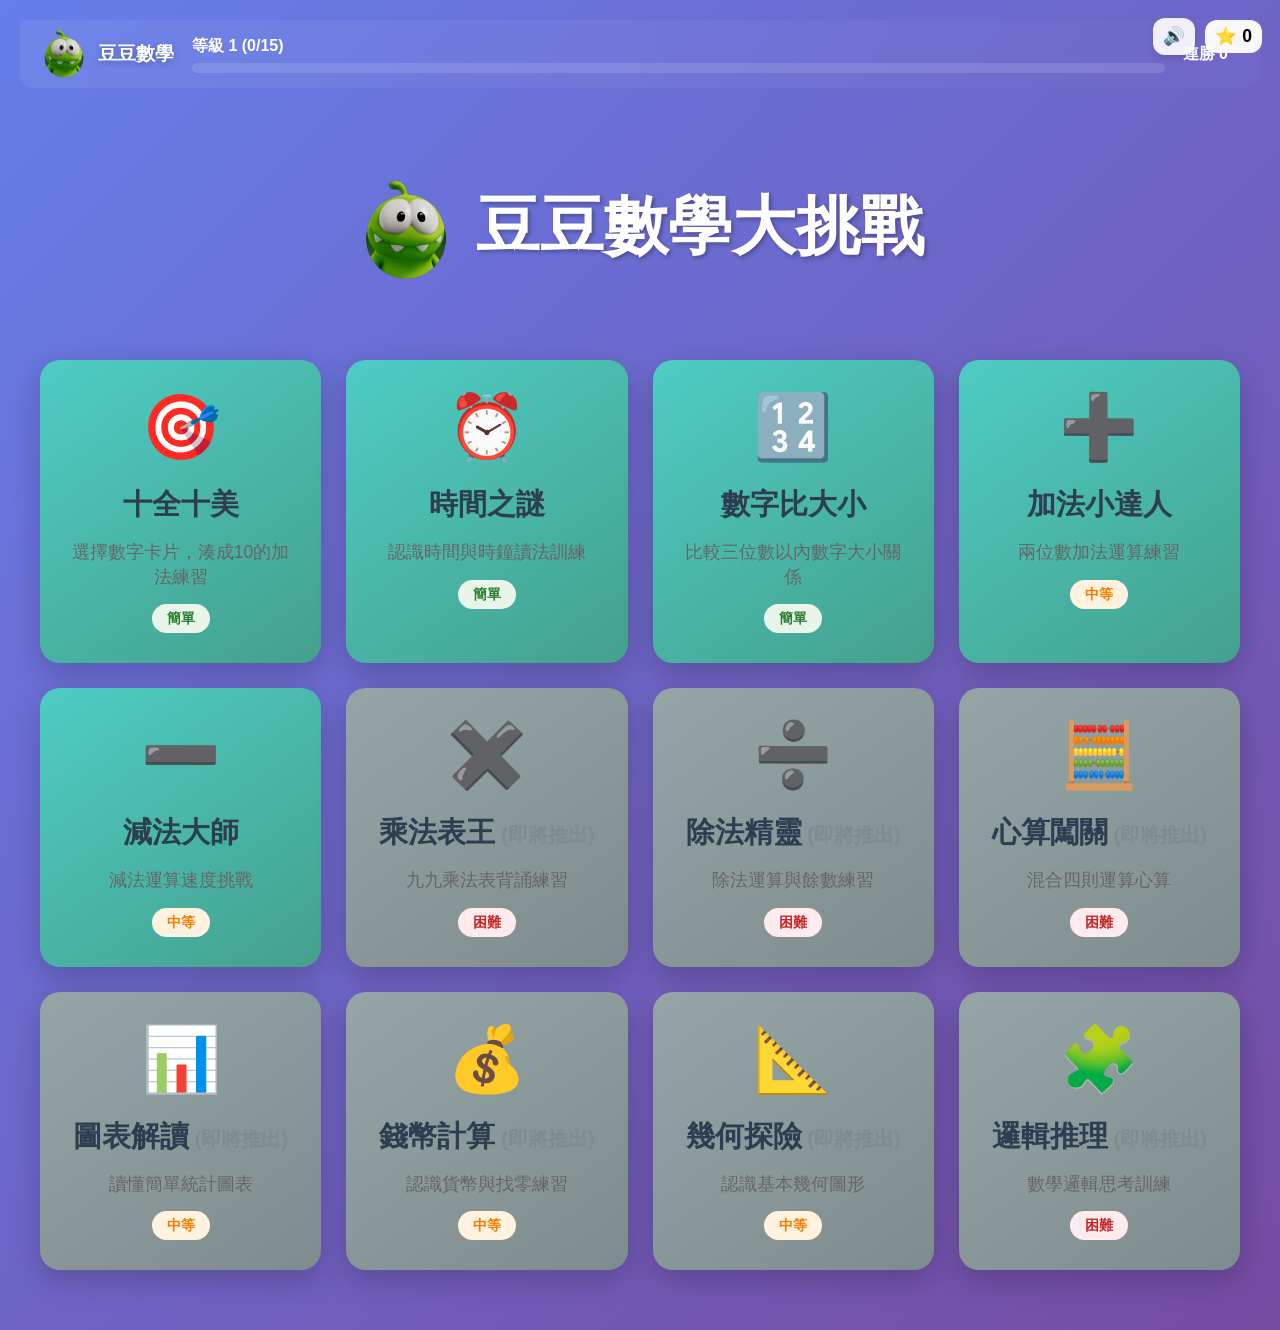
<file: index.html>
<!DOCTYPE html>
<html lang="zh-TW">
<head>
    <meta charset="UTF-8">
    <meta name="viewport" content="width=device-width, initial-scale=1.0">
    <title>豆豆數學大挑戰 - 兒童數學練習遊戲</title>
    <style>
        body {
            font-family: 'Arial', sans-serif;
            background: linear-gradient(135deg, #667eea 0%, #764ba2 100%);
            margin: 0;
            padding: 20px;
            min-height: 100vh;
        }

        .container {
            max-width: 1200px;
            margin: 0 auto;
            padding: 40px 20px;
        }

        .main-title {
            text-align: center;
            color: white;
            font-size: 4em;
            font-weight: bold;
            margin-bottom: 50px;
            text-shadow: 2px 2px 4px rgba(0,0,0,0.3);
            animation: titleGlow 3s ease-in-out infinite alternate;
        }

        /* 標題旁的圖示 */
        .title-icon {
            width: 100px;
            height: auto;
            margin-right: 20px;
            vertical-align: middle;
            transition: transform 0.3s ease;
        }
        .title-icon:hover {
            transform: scale(1.1) rotate(5deg);
        }

        /* 標題與圖示包裹 */
        .title-wrapper {
            display: flex;
            justify-content: center;
            align-items: center;
            margin-bottom: 40px;
        }

        @keyframes titleGlow {
            from { text-shadow: 2px 2px 4px rgba(0,0,0,0.3); }
            to { text-shadow: 2px 2px 20px rgba(255,255,255,0.5); }
        }

        .games-grid {
            display: grid;
            grid-template-columns: repeat(4, 1fr);
            gap: 25px;
            max-width: 1200px;
            margin: 0 auto;
        }

        .game-card {
            background: white;
            border-radius: 20px;
            padding: 30px;
            text-align: center;
            box-shadow: 0 10px 30px rgba(0,0,0,0.2);
            transition: all 0.3s ease;
            cursor: pointer;
            text-decoration: none;
            color: inherit;
            position: relative;
            overflow: hidden;
        }

        .game-card::before {
            content: '';
            position: absolute;
            top: 0;
            left: -100%;
            width: 100%;
            height: 100%;
            background: linear-gradient(90deg, transparent, rgba(255,255,255,0.4), transparent);
            transition: left 0.5s;
        }

        .game-card:hover::before {
            left: 100%;
        }

        .game-card:hover {
            transform: translateY(-10px) scale(1.02);
            box-shadow: 0 20px 40px rgba(0,0,0,0.3);
        }

        .game-icon {
            font-size: 4em;
            margin-bottom: 20px;
            display: block;
        }

        .game-title {
            font-size: 1.8em;
            font-weight: bold;
            color: #2c3e50;
            margin-bottom: 15px;
        }

        .game-description {
            color: #666;
            font-size: 1.1em;
            line-height: 1.4;
        }

        .difficulty {
            display: inline-block;
            padding: 5px 15px;
            border-radius: 20px;
            font-size: 0.9em;
            margin-top: 15px;
            font-weight: bold;
        }

        .easy { background: #e8f5e8; color: #2e7d32; }
        .medium { background: #fff3e0; color: #f57c00; }
        .hard { background: #ffebee; color: #c62828; }

        .available {
            background: linear-gradient(145deg, #4ecdc4, #44a08d);
        }

        .coming-soon {
            background: linear-gradient(145deg, #95a5a6, #7f8c8d);
            opacity: 1;
            cursor: pointer;
        }

        .coming-soon .game-title::after {
            content: " (即將推出)";
            font-size: 0.7em;
            color: #7f8c8d;
            pointer-events: none;
        }

        @media (max-width: 768px) {
            .main-title {
                font-size: 2.5em;
            }
            
            .games-grid {
                grid-template-columns: repeat(2, 1fr);
                gap: 15px;
            }
            
            .game-card {
                padding: 20px;
            }
        }

        @media (max-width: 480px) {
            .games-grid {
                grid-template-columns: 1fr;
            }
        }


    </style>
    <link rel="stylesheet" href="resource/game-core.css">
    <link rel="stylesheet" href="resource/gamify.css">
</head>
<body>
    <div class="container">

        <!-- BEGIN quick-wins global UI -->
        <div class="global-ui" aria-hidden="false">
          <button id="muteToggle" class="mute-btn" title="靜音/開聲">🔊</button>
          <div id="starCounter" class="star-counter">⭐ 0</div>
        </div>

        <!-- encouragement bubble (positioned relative to container) -->
        <div style="position: relative;">
          <div id="encouragement" class="encouragement" aria-live="polite"></div>
          <div id="confetti" class="confetti-container"></div>
        </div>

        <!-- END quick-wins global UI -->

        <div class="title-wrapper">
            <img src="resource/omnom.png" alt="Omnom" class="title-icon">
            <h1 class="main-title">豆豆數學大挑戰</h1>
        </div>
        
        <div class="games-grid">
            <!-- 第一排 -->
            <a href="ten-perfect.html" class="game-card available">
                <span class="game-icon">🎯</span>
                <div class="game-title">十全十美</div>
                <div class="game-description">選擇數字卡片，湊成10的加法練習</div>
                <span class="difficulty easy">簡單</span>
            </a>

            <a href="time-mystery.html" class="game-card available">
                <span class="game-icon">⏰</span>
                <div class="game-title">時間之謎</div>
                <div class="game-description">認識時間與時鐘讀法訓練</div>
                <span class="difficulty easy">簡單</span>
            </a>

            <a href="number-compare.html" class="game-card available">
                <span class="game-icon">🔢</span>
                <div class="game-title">數字比大小</div>
                <div class="game-description">比較三位數以內數字大小關係</div>
                <span class="difficulty easy">簡單</span>
            </a>

            <a href="addition-master.html" class="game-card available">
                <span class="game-icon">➕</span>
                <div class="game-title">加法小達人</div>
                <div class="game-description">兩位數加法運算練習</div>
                <span class="difficulty medium">中等</span>
            </a>

            <a href="subtraction-master.html" class="game-card available">
                <span class="game-icon">➖</span>
                <div class="game-title">減法大師</div>
                <div class="game-description">減法運算速度挑戰</div>
                <span class="difficulty medium">中等</span>
            </a>

            <!-- 第二排 -->
            <a href="multiplication-master.html" class="game-card coming-soon">
                <span class="game-icon">✖️</span>
                <div class="game-title">乘法表王</div>
                <div class="game-description">九九乘法表背誦練習</div>
                <span class="difficulty hard">困難</span>
            </a>

            <a href="division-master.html" class="game-card coming-soon">
                <span class="game-icon">➗</span>
                <div class="game-title">除法精靈</div>
                <div class="game-description">除法運算與餘數練習</div>
                <span class="difficulty hard">困難</span>
            </a>

            <a href="mental-arithmetic.html" class="game-card coming-soon">
                <span class="game-icon">🧮</span>
                <div class="game-title">心算闖關</div>
                <div class="game-description">混合四則運算心算</div>
                <span class="difficulty hard">困難</span>
            </a>

            <!-- 第三排 -->
            <a href="chart-reading.html" class="game-card coming-soon">
                <span class="game-icon">📊</span>
                <div class="game-title">圖表解讀</div>
                <div class="game-description">讀懂簡單統計圖表</div>
                <span class="difficulty medium">中等</span>
            </a>

            <a href="money.html" class="game-card coming-soon">
                <span class="game-icon">💰</span>
                <div class="game-title">錢幣計算</div>
                <div class="game-description">認識貨幣與找零練習</div>
                <span class="difficulty medium">中等</span>
            </a>

            <a href="geometry.html" class="game-card coming-soon">
                <span class="game-icon">📐</span>
                <div class="game-title">幾何探險</div>
                <div class="game-description">認識基本幾何圖形</div>
                <span class="difficulty medium">中等</span>
            </a>

            <a href="logic.html" class="game-card coming-soon">
                <span class="game-icon">🧩</span>
                <div class="game-title">邏輯推理</div>
                <div class="game-description">數學邏輯思考訓練</div>
                <span class="difficulty hard">困難</span>
            </a>
        </div>
    </div>
<script src="resource/game-core.js"></script>
<script src="resource/gamify.js"></script>
</body>
</html>
</file>
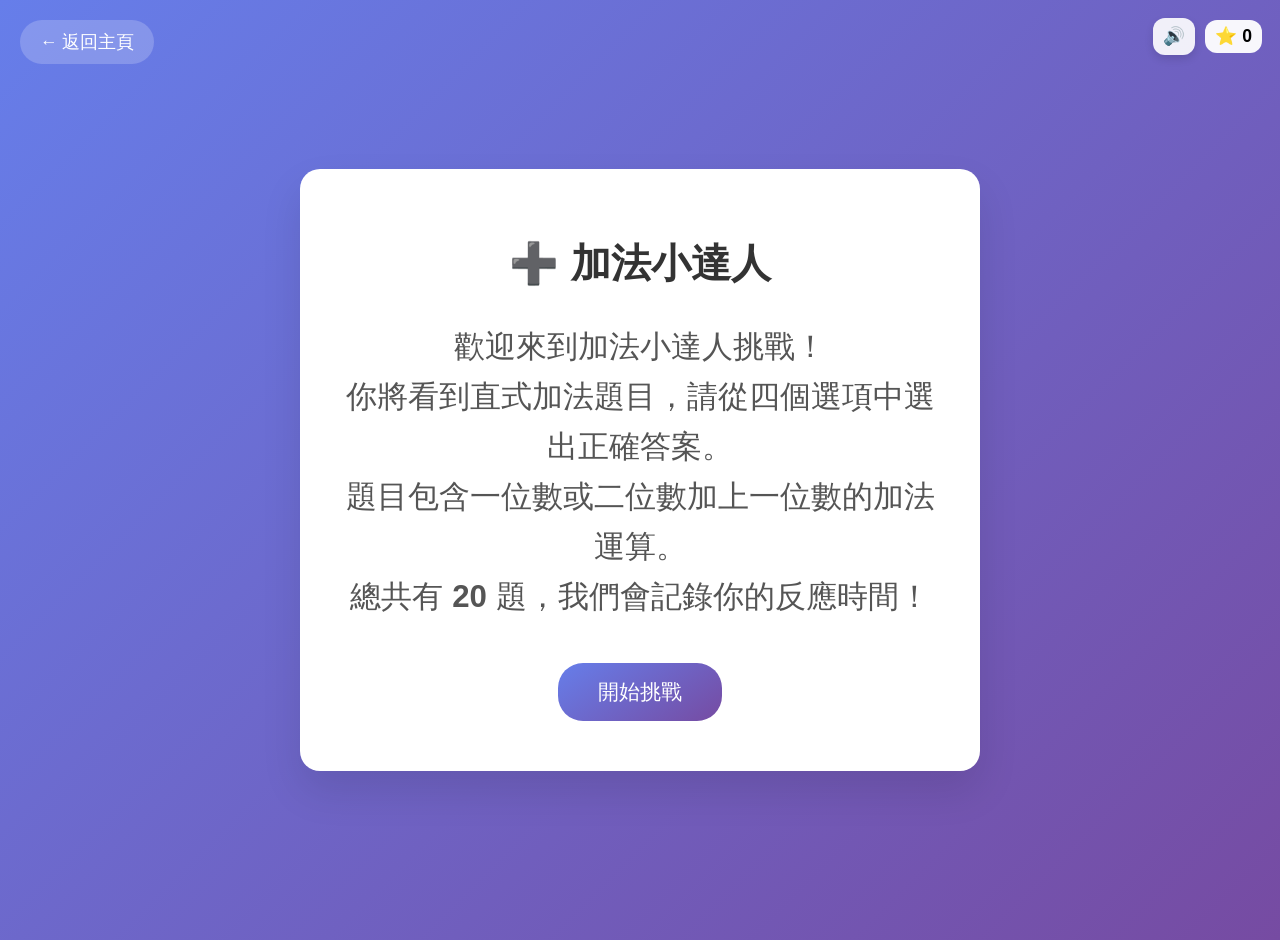
<file: addition-master.html>
<!DOCTYPE html>
<html lang="zh-TW">
<head>
    <meta charset="UTF-8">
    <meta name="viewport" content="width=device-width, initial-scale=1.0">
    <title>加法小達人 - 豆豆數學大挑戰</title>
    <style>
        body {
            font-family: 'Arial', sans-serif;
            background: linear-gradient(135deg, #667eea 0%, #764ba2 100%);
            margin: 0;
            padding: 20px;
            min-height: 100vh;
            display: flex;
            justify-content: center;
            align-items: center;
        }

        .container {
            background: white;
            border-radius: 20px;
            box-shadow: 0 20px 40px rgba(0,0,0,0.1);
            padding: 40px;
            text-align: center;
            max-width: 600px;
            width: 100%;
        }

        .back-button {
            position: absolute;
            top: 20px;
            left: 20px;
            background: rgba(255,255,255,0.2);
            color: white;
            border: none;
            padding: 10px 20px;
            border-radius: 25px;
            cursor: pointer;
            font-size: 1.1em;
            transition: all 0.3s ease;
            text-decoration: none;
            display: inline-block;
        }

        .back-button:hover {
            background: rgba(255,255,255,0.3);
            transform: translateY(-2px);
        }

        h1 {
            color: #333;
            margin-bottom: 30px;
            font-size: 2.5em;
        }

        .game-area {
            margin-bottom: 30px;
        }

        .question-display {
            background: #f8f9fa;
            border-radius: 15px;
            padding: 40px;
            margin-bottom: 30px;
            box-shadow: inset 0 2px 10px rgba(0,0,0,0.1);
        }

        .addition-problem {
            font-family: 'Courier New', monospace;
            font-size: 3em;
            font-weight: bold;
            color: #2c3e50;
            margin: 20px 0;
            line-height: 1.2;
            white-space: pre;
        }

        .instruction {
            font-size: 1.5em;
            color: #666;
            margin-bottom: 10px;
        }

        .answer-options {
            display: grid;
            grid-template-columns: repeat(2, 1fr);
            gap: 15px;
            margin: 30px 0;
            max-width: 400px;
            margin-left: auto;
            margin-right: auto;
        }

        .answer-option {
            background: linear-gradient(145deg, #ff6b6b, #ee5a52);
            color: white;
            border: none;
            border-radius: 15px;
            padding: 20px;
            font-size: 2em;
            font-weight: bold;
            cursor: pointer;
            transition: all 0.3s ease;
            box-shadow: 0 8px 15px rgba(238, 90, 82, 0.3);
        }

        .answer-option:hover {
            transform: translateY(-5px);
            box-shadow: 0 12px 25px rgba(238, 90, 82, 0.4);
        }

        .answer-option:active {
            transform: translateY(-2px);
        }

        .correct {
            background: linear-gradient(145deg, #4ecdc4, #44a08d) !important;
            animation: correctAnswer 0.6s ease;
        }

        .wrong {
            background: linear-gradient(145deg, #ff4757, #c44569) !important;
            animation: wrongAnswer 0.6s ease;
        }

        @keyframes correctAnswer {
            0% { transform: scale(1); }
            50% { transform: scale(1.1); }
            100% { transform: scale(1); }
        }

        @keyframes wrongAnswer {
            0% { transform: translateX(0); }
            25% { transform: translateX(-10px); }
            75% { transform: translateX(10px); }
            100% { transform: translateX(0); }
        }

        .progress-bar {
            background: #e9ecef;
            border-radius: 10px;
            height: 20px;
            margin: 20px 0;
            overflow: hidden;
        }

        .progress-fill {
            background: linear-gradient(90deg, #36d1dc, #5b86e5);
            height: 100%;
            transition: width 0.3s ease;
            border-radius: 10px;
        }

        .stats {
            display: flex;
            justify-content: space-around;
            margin: 20px 0;
            font-size: 1.2em;
        }

        .stat-item {
            background: #f8f9fa;
            padding: 15px;
            border-radius: 10px;
            flex: 1;
            margin: 0 5px;
        }

        .stat-value {
            font-size: 1.5em;
            font-weight: bold;
            color: #2c3e50;
        }

        .start-btn, .restart-btn {
            background: linear-gradient(145deg, #667eea, #764ba2);
            color: white;
            border: none;
            padding: 15px 40px;
            font-size: 1.3em;
            border-radius: 25px;
            cursor: pointer;
            transition: all 0.3s ease;
            margin: 10px;
        }

        .start-btn:hover, .restart-btn:hover {
            transform: translateY(-2px);
            box-shadow: 0 10px 20px rgba(102, 126, 234, 0.3);
        }

        .final-results {
            background: #e8f5e8;
            border-radius: 15px;
            padding: 30px;
            margin-top: 20px;
            border-left: 5px solid #4caf50;
        }

        .final-results h2 {
            color: #2e7d32;
            margin-bottom: 20px;
        }

        .result-item {
            display: flex;
            justify-content: space-between;
            margin: 10px 0;
            font-size: 1.1em;
        }

        .hidden {
            display: none;
        }

        .timer {
            font-size: 1.2em;
            color: #e74c3c;
            font-weight: bold;
            margin-top: 10px;
        }

        @media (max-width: 768px) {
            .container {
                padding: 20px;
            }
            
            .addition-problem {
                font-size: 2.5em;
            }
            
            .answer-options {
                grid-template-columns: 1fr;
                max-width: 300px;
            }
            
            .answer-option {
                font-size: 1.8em;
                padding: 15px;
            }
        }
    /* == BEGIN: quick-wins shared styles == */
    /* global UI */
    .global-ui { position: absolute; top: 18px; right: 18px; display: flex; gap: 10px; align-items: center; z-index: 1000; }
    .mute-btn { background: rgba(255,255,255,0.9); border: none; padding: 8px 10px; border-radius: 12px; font-size: 1.1em; cursor: pointer; box-shadow: 0 4px 8px rgba(0,0,0,0.12);} 
    .star-counter { background: rgba(255,255,255,0.95); padding: 6px 10px; border-radius: 12px; font-weight: bold; font-size: 1.1em; }
    .encouragement { position: absolute; left: 16px; top: -10px; background: rgba(255,255,255,0.95); padding: 8px 12px; border-radius: 12px; font-size: 1.1em; transform-origin: left top; box-shadow: 0 6px 14px rgba(0,0,0,0.15); pointer-events: none; opacity: 0; transition: transform 0.35s ease, opacity 0.35s ease; }
    .encouragement.show { opacity: 1; transform: translateY(-8px) scale(1); }

    /* confetti container and particle */
    .confetti-container { position: absolute; inset: 0; pointer-events: none; overflow: visible; z-index: 900; }
    .confetti-particle { position: absolute; width: 10px; height: 14px; border-radius: 2px; opacity: 0.95; transform-origin: center; will-change: transform, opacity; }

    /* floating +1 star */
    .floating-star { position: absolute; font-size: 1.6em; pointer-events: none; animation: floatUp 900ms ease forwards; }
    @keyframes floatUp { 0% { transform: translateY(0) scale(1); opacity: 1;} 100% { transform: translateY(-60px) scale(1.2); opacity: 0;} }

    /* tiny badge styling */
    .performance-badge { font-size: 2em; margin-top: 8px; display: inline-block; }

    /* keep animations short and accessible */
    /* == END: quick-wins shared styles == */

    </style>
</head>
<body>
    <a href="index.html" class="back-button">← 返回主頁</a>
    
    <div class="container">

        <!-- BEGIN quick-wins global UI -->
        <div class="global-ui" aria-hidden="false">
          <button id="muteToggle" class="mute-btn" title="靜音/開聲">🔊</button>
          <div id="starCounter" class="star-counter">⭐ 0</div>
        </div>

        <!-- encouragement bubble (positioned relative to container) -->
        <div style="position: relative;">
          <div id="encouragement" class="encouragement" aria-live="polite"></div>
          <div id="confetti" class="confetti-container"></div>
        </div>

        <!-- END quick-wins global UI -->

        <h1>➕ 加法小達人</h1>
        
        <div id="welcome-screen">
            <div class="instruction">
                <p style="font-size: 1.3em; line-height: 1.6; color: #555;">
                    歡迎來到加法小達人挑戰！<br>
                    你將看到直式加法題目，請從四個選項中選出正確答案。<br>
                    題目包含一位數或二位數加上一位數的加法運算。<br>
                    總共有 <strong>20</strong> 題，我們會記錄你的反應時間！
                </p>
            </div>
            <button class="start-btn" onclick="startGame()">開始挑戰</button>
        </div>

        <div id="game-screen" class="hidden">
            <div class="stats">
                <div class="stat-item">
                    <div>題目</div>
                    <div class="stat-value" id="current-question">1</div>
                </div>
                <div class="stat-item">
                    <div>正確率</div>
                    <div class="stat-value" id="accuracy">100%</div>
                </div>
                <div class="stat-item">
                    <div>平均反應時間</div>
                    <div class="stat-value" id="avg-time">0.0秒</div>
                </div>
            </div>

            <div class="progress-bar">
                <div class="progress-fill" id="progress-fill"></div>
            </div>

            <div class="game-area">
                <div class="question-display">
                    <div class="addition-problem" id="addition-problem"></div>
                    <div class="instruction">請選擇正確的答案</div>
                    <div class="timer" id="timer">反應時間: 0.0秒</div>
                </div>

                <div class="answer-options" id="answer-options">
                    <!-- 答案選項將由 JavaScript 生成 -->
                </div>
            </div>
        </div>

        <div id="results-screen" class="hidden">
            <div class="final-results">
                <h2>🎉 挑戰完成！</h2>
                <div id="performance-badge" class="performance-badge" aria-hidden="true"></div>
                <div class="result-item">
                    <span>總題數:</span>
                    <span id="final-total">20</span>
                </div>
                <div class="result-item">
                    <span>正確答案:</span>
                    <span id="final-correct">0</span>
                </div>
                <div class="result-item">
                    <span>正確率:</span>
                    <span id="final-accuracy">0%</span>
                </div>
                <div class="result-item">
                    <span>總反應時間:</span>
                    <span id="final-total-time">0.0秒</span>
                </div>
                <div class="result-item">
                    <span>平均反應時間:</span>
                    <span id="final-avg-time">0.0秒</span>
                </div>
                <div class="result-item">
                    <span>最快反應時間:</span>
                    <span id="final-fastest">0.0秒</span>
                </div>
                <div class="result-item">
                    <span>最慢反應時間:</span>
                    <span id="final-slowest">0.0秒</span>
                </div>
            </div>
            <button class="restart-btn" onclick="restartGame()">重新挑戰</button>
            <a href="index.html" class="restart-btn" style="text-decoration: none; display: inline-block;">回到主頁</a>
        </div>
    </div>

    <script>
        class AdditionMaster {
            constructor() {
                this.totalQuestions = 20;
                this.currentQuestion = 0;
                this.correctAnswers = 0;
                this.responseTimes = [];
                this.startTime = 0;
                this.num1 = 0;
                this.num2 = 0;
                this.correctAnswer = 0;
                this.gameActive = false;
                this.timerInterval = null;
            }

            startGame() {
                this.currentQuestion = 0;
                this.correctAnswers = 0;
                this.responseTimes = [];
                this.gameActive = true;

                document.getElementById('welcome-screen').classList.add('hidden');
                document.getElementById('results-screen').classList.add('hidden');
                document.getElementById('game-screen').classList.remove('hidden');

                this.nextQuestion();
            }

            nextQuestion() {
                if (this.currentQuestion >= this.totalQuestions) {
                    this.endGame();
                    return;
                }

                this.currentQuestion++;
                this.updateProgress();
                this.generateQuestion();
                this.generateOptions();
                this.startTimer();
            }

            generateQuestion() {
                // 生成第一個數字（1-99，一位數或二位數）
                this.num1 = Math.floor(Math.random() * 99) + 1;
                
                // 生成第二個數字（1-9，一位數）
                this.num2 = Math.floor(Math.random() * 9) + 1;
                
                this.correctAnswer = this.num1 + this.num2;
                
                // 格式化直式顯示，確保個位數對齊
                const num1Str = this.num1.toString();
                const num2Str = this.num2.toString();
                
                // 計算對齊所需的空格
                const maxLength = Math.max(num1Str.length + 1, num2Str.length + 2); // +1 是因為加號
                
                let problemText = '';
                
                // 第一行：第一個數字，右對齊
                problemText += num1Str.padStart(maxLength) + '\n';
                
                // 第二行：加號和第二個數字，右對齊
                const secondLine = '+ ' + num2Str;
                problemText += secondLine.padStart(maxLength) + '\n';
                
                // 第三行：底線
                problemText += '─'.repeat(maxLength) + '\n';
                
                // 第四行：問號（答案位置）
                problemText += '?'.padStart(maxLength);
                
                document.getElementById('addition-problem').textContent = problemText;
                document.getElementById('current-question').textContent = this.currentQuestion;
            }

            generateOptions() {
                const optionsContainer = document.getElementById('answer-options');
                optionsContainer.innerHTML = '';

                // 創建包含正確答案的選項陣列
                const options = [this.correctAnswer];
                
                // 添加3個錯誤答案
                while (options.length < 4) {
                    let wrongAnswer;
                    
                    // 生成接近正確答案的錯誤答案
                    const variation = Math.floor(Math.random() * 20) - 10; // -10 到 +9 的變化
                    wrongAnswer = this.correctAnswer + variation;
                    
                    // 確保錯誤答案不等於正確答案，且為正數
                    if (wrongAnswer !== this.correctAnswer && wrongAnswer > 0 && !options.includes(wrongAnswer)) {
                        options.push(wrongAnswer);
                    }
                }

                // 打亂選項順序
                this.shuffleArray(options);

                // 創建選項按鈕
                options.forEach(option => {
                    const button = document.createElement('button');
                    button.className = 'answer-option';
                    button.textContent = option;
                    button.onclick = () => this.selectAnswer(option, button);
                    optionsContainer.appendChild(button);
                });
            }

            shuffleArray(array) {
                for (let i = array.length - 1; i > 0; i--) {
                    const j = Math.floor(Math.random() * (i + 1));
                    [array[i], array[j]] = [array[j], array[i]];
                }
            }

            selectAnswer(selectedAnswer, buttonElement) {
                if (!this.gameActive) return;

                this.gameActive = false;
                this.stopTimer();

                const responseTime = (Date.now() - this.startTime) / 1000;
                this.responseTimes.push(responseTime);

                const isCorrect = selectedAnswer === this.correctAnswer;

                if (isCorrect) {
                    this.correctAnswers++;
                    buttonElement.classList.add('correct');
                } else {
                    buttonElement.classList.add('wrong');
                    // 標示正確答案
                    const buttons = document.querySelectorAll('.answer-option');
                    buttons.forEach(button => {
                        if (parseInt(button.textContent) === this.correctAnswer) {
                            button.classList.add('correct');
                        }
                    });
                }

                // --- Quick-wins feedback hooks ---
                if (isCorrect) {
                    if (window.QuickWins) {
                        window.QuickWins.playCorrect();
                        window.QuickWins.confetti();
                        window.QuickWins.encourage(true);
                        window.QuickWins.awardStar(1);
                    }
                } else {
                    if (window.QuickWins) {
                        window.QuickWins.playWrong();
                        window.QuickWins.encourage(false);
                    }
                }

                this.updateStats();

                // 1.5秒後進入下一題
                setTimeout(() => {
                    this.nextQuestion();
                }, 1500);
            }

            startTimer() {
                this.startTime = Date.now();
                this.gameActive = true;
                
                // 更新計時器顯示
                this.timerInterval = setInterval(() => {
                    if (this.gameActive) {
                        const elapsed = (Date.now() - this.startTime) / 1000;
                        document.getElementById('timer').textContent = `反應時間: ${elapsed.toFixed(1)}秒`;
                    }
                }, 100);
            }

            stopTimer() {
                if (this.timerInterval) {
                    clearInterval(this.timerInterval);
                    this.timerInterval = null;
                }
            }

            updateProgress() {
                const progress = (this.currentQuestion / this.totalQuestions) * 100;
                document.getElementById('progress-fill').style.width = progress + '%';
            }

            updateStats() {
                const accuracy = ((this.correctAnswers / this.currentQuestion) * 100).toFixed(0);
                document.getElementById('accuracy').textContent = accuracy + '%';

                if (this.responseTimes.length > 0) {
                    const avgTime = this.responseTimes.reduce((a, b) => a + b, 0) / this.responseTimes.length;
                    document.getElementById('avg-time').textContent = avgTime.toFixed(1) + '秒';
                }
            }

            endGame() {
                this.stopTimer();
                document.getElementById('game-screen').classList.add('hidden');
                document.getElementById('results-screen').classList.remove('hidden');

                // 計算統計數據
                const totalTime = this.responseTimes.reduce((a, b) => a + b, 0);
                const avgTime = totalTime / this.responseTimes.length;
                const fastestTime = Math.min(...this.responseTimes);
                const slowestTime = Math.max(...this.responseTimes);
                const accuracy = ((this.correctAnswers / this.totalQuestions) * 100).toFixed(0);

                // 顯示最終結果
                document.getElementById('final-total').textContent = this.totalQuestions;
                document.getElementById('final-correct').textContent = this.correctAnswers;
                document.getElementById('final-accuracy').textContent = accuracy + '%';
                document.getElementById('final-total-time').textContent = totalTime.toFixed(1) + '秒';
                document.getElementById('final-avg-time').textContent = avgTime.toFixed(1) + '秒';
                document.getElementById('final-fastest').textContent = fastestTime.toFixed(1) + '秒';
                document.getElementById('final-slowest').textContent = slowestTime.toFixed(1) + '秒';

                // performance badge
                const accuracyVal = parseFloat(accuracy);
                const badgeEl = document.getElementById('performance-badge');
                if (badgeEl) {
                    if (accuracyVal >= 90) badgeEl.textContent = '🏅';
                    else if (accuracyVal >= 75) badgeEl.textContent = '🥈';
                    else badgeEl.textContent = '🥉';
                }
            }

            restartGame() {
                document.getElementById('results-screen').classList.add('hidden');
                document.getElementById('welcome-screen').classList.remove('hidden');
            }
        }

        // 創建遊戲實例
        const game = new AdditionMaster();

        // 全域函數
        function startGame() {
            game.startGame();
        }

        function restartGame() {
            game.restartGame();
        }
    </script>

<script>
// == BEGIN: quick-wins shared script ==
(function(){
  // localStorage keys
  const MUTED_KEY = 'math_test_muted';
  const SCORE_KEY = 'math_test_session_score';

  // --- SoundManager (Web Audio API, synthesized tones) ---
  const SoundManager = (function(){
    let ctx = null;
    let masterGain = null;
    let isMuted = (localStorage.getItem(MUTED_KEY) === 'true');

    function ensureCtx(){
      if (!ctx) {
        try {
          ctx = new (window.AudioContext || window.webkitAudioContext)();
          masterGain = ctx.createGain();
          masterGain.gain.value = isMuted ? 0 : 1;
          masterGain.connect(ctx.destination);
        } catch(e) {
          console.warn('AudioContext not available', e);
        }
      }
    }

    function resumeOnGesture(){
      if (!ctx) ensureCtx();
      if (ctx && ctx.state === 'suspended') { ctx.resume(); }
    }

    function setMuted(v){
      isMuted = !!v;
      localStorage.setItem(MUTED_KEY, isMuted ? 'true' : 'false');
      if (masterGain) masterGain.gain.value = isMuted ? 0 : 1;
      const btn = document.getElementById('muteToggle');
      if (btn) btn.textContent = isMuted ? '🔇' : '🔊';
    }

    function playTone(type){
      if (isMuted) return;
      ensureCtx();
      if (!ctx) return;

      const now = ctx.currentTime;
      // quick helpers
      function osc(time, freq, type='sine', dur=0.18){
        const o = ctx.createOscillator();
        const g = ctx.createGain();
        o.type = type;
        o.frequency.setValueAtTime(freq, time);
        g.gain.setValueAtTime(0.0001, time);
        g.gain.exponentialRampToValueAtTime(0.25, time + 0.01);
        g.gain.exponentialRampToValueAtTime(0.0001, time + dur);
        o.connect(g);
        g.connect(masterGain);
        o.start(time);
        o.stop(time + dur + 0.02);
      }

      if (type === 'correct'){
        // ascending arpeggio: three quick tones
        osc(now, 880, 'sine', 0.12);
        osc(now + 0.11, 1100, 'sine', 0.12);
        osc(now + 0.22, 1320, 'sine', 0.18);
      } else if (type === 'wrong'){
        // descending harsh buzz: sawtooth with short noise
        osc(now, 220, 'sawtooth', 0.18);
        osc(now + 0.05, 160, 'sawtooth', 0.18);
      } else if (type === 'levelup'){
        // simple fanfare
        osc(now, 660, 'triangle', 0.18);
        osc(now + 0.12, 880, 'triangle', 0.24);
        osc(now + 0.36, 1320, 'triangle', 0.34);
      } else if (type === 'click'){
        osc(now, 1000, 'sine', 0.12);
      }
    }

    // public API
    return {
      initOnFirstGesture: function(){
        // resume audio context on first user gesture (defensive)
        const once = () => { resumeOnGesture(); window.removeEventListener('pointerdown', once); };
        window.addEventListener('pointerdown', once);
      },
      play: playTone,
      setMuted: setMuted,
      isMuted: function(){ return isMuted; },
      _debug: function(){ return {ctx, masterGain}; }
    };
  })();

  // --- Confetti launcher (simple DOM particles) ---
  function launchConfetti(x=50, y=50, count=18){
    const container = document.getElementById('confetti');
    if (!container) return;
    const colors = ['#ffcc00','#ff6b6b','#4ecdc4','#5b86e5','#ff9ff3'];
    const rect = container.getBoundingClientRect();

    for (let i=0;i<count;i++){
      const p = document.createElement('div');
      p.className = 'confetti-particle';
      p.style.left = (x + (Math.random()*80-40)) + '%';
      p.style.top = (y + (Math.random()*10-10)) + '%';
      p.style.background = colors[Math.floor(Math.random()*colors.length)];
      const tilt = (Math.random()*360)|0;
      p.style.transform = `rotate(${tilt}deg)`;
      container.appendChild(p);

      // random velocity via transition using requestAnimationFrame
      const dx = (Math.random()*120-60);
      const dy = (80 + Math.random()*120);
      const rot = (Math.random()*720-360);
      const dur = 800 + Math.random()*600;

      requestAnimationFrame(()=>{
        p.animate([
          { transform: `translateY(0px) rotate(${tilt}deg)`, opacity: 1 },
          { transform: `translate(${dx}px, ${dy}px) rotate(${tilt+rot}deg)`, opacity: 0 }
        ], { duration: dur, easing: 'cubic-bezier(.2,.8,.2,1)' });
      });

      // remove after animation
      setTimeout(()=>{ p.remove(); }, 1600);
    }
  }

  // --- Encouragement messages ---
  const ENCOURAGEMENTS = [ '太厲害了！', '超強的！', '答對了！繼續衝！', '完美！', '你是數學天才！' ];
  function showEncouragement(isCorrect){
    const el = document.getElementById('encouragement');
    if (!el) return;
    el.textContent = isCorrect ? ENCOURAGEMENTS[Math.floor(Math.random()*ENCOURAGEMENTS.length)] : '沒關係，下次一定可以！';
    el.classList.add('show');
    setTimeout(()=> el.classList.remove('show'), 1200);
  }

  // --- Stars and session score ---
  function getSessionScore(){ return parseInt(localStorage.getItem(SCORE_KEY) || '0', 10); }
  function setSessionScore(v){ localStorage.setItem(SCORE_KEY, String(v)); updateStarUI(); }
  function addStar(num=1, fromX, fromY){
    const container = document.querySelector('.container') || document.body;
    const star = document.createElement('div');
    star.className = 'floating-star';
    star.style.left = (fromX || 90) + '%';
    star.style.top = (fromY || 10) + '%';
    star.textContent = '+1⭐';
    container.appendChild(star);
    setTimeout(()=> star.remove(), 950);
    setSessionScore(getSessionScore() + num);
    // small pulse on counter
    const counter = document.getElementById('starCounter');
    if (counter){ counter.animate([{ transform: 'scale(1)' }, { transform: 'scale(1.15)' }, { transform: 'scale(1)' }], { duration: 300 }); }
  }

  function updateStarUI(){
    const el = document.getElementById('starCounter');
    if (!el) return;
    el.textContent = '⭐ ' + getSessionScore();
  }

  // --- Mute toggle wiring ---
  function wireMuteButton(){
    const btn = document.getElementById('muteToggle');
    if (!btn) return;
    btn.addEventListener('click', function(e){
      // ensure AudioContext available on gesture
      SoundManager.initOnFirstGesture();
      const newMuted = ! (localStorage.getItem(MUTED_KEY) === 'true');
      SoundManager.setMuted(newMuted);
      updateStarUI();
    });
    // set initial state
    const m = localStorage.getItem(MUTED_KEY) === 'true';
    SoundManager.setMuted(m);
  }

  // initialize small behaviors on DOMContentLoaded
  document.addEventListener('DOMContentLoaded', function(){
    SoundManager.initOnFirstGesture(); // resume on first gesture
    wireMuteButton();
    updateStarUI();
    // resume UI hint
    const muteBtn = document.getElementById('muteToggle');
    if (muteBtn) muteBtn.textContent = SoundManager.isMuted() ? '🔇' : '🔊';
    // expose a tiny API for page scripts to call
    window.QuickWins = {
      playCorrect: function(){ SoundManager.play('correct'); },
      playWrong: function(){ SoundManager.play('wrong'); },
      playClick: function(){ SoundManager.play('click'); },
      playLevelUp: function(){ SoundManager.play('levelup'); },
      confetti: launchConfetti,
      encourage: showEncouragement,
      awardStar: addStar,
      setMuted: SoundManager.setMuted,
      isMuted: SoundManager.isMuted,
      updateStarUI: updateStarUI
    };
  });
})();
// == END: quick-wins shared script ==
</script>

</body>
</html>
</file>
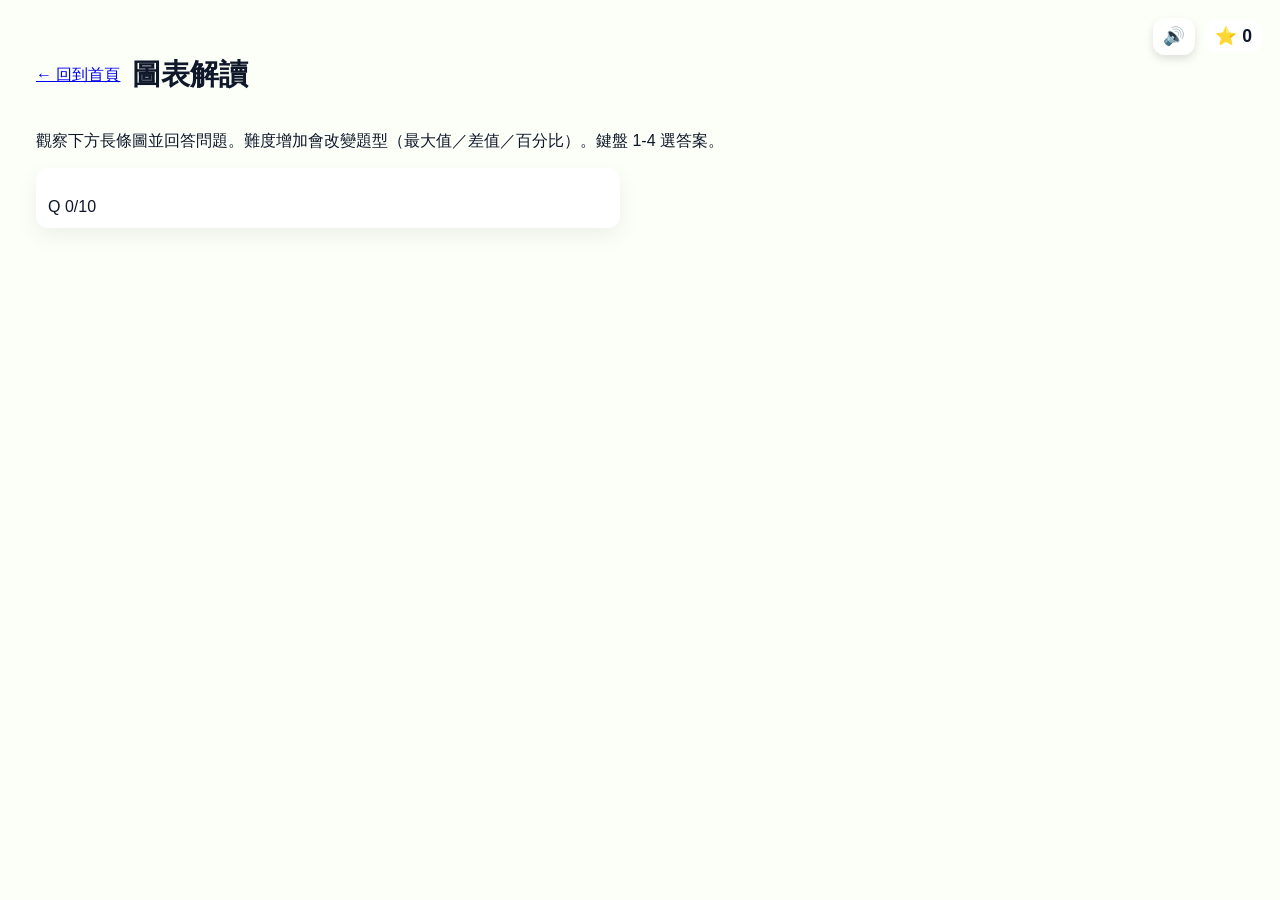
<file: chart-reading.html>
<!DOCTYPE html>
<html lang="zh-TW">
<head>
  <meta charset="utf-8" />
  <meta name="viewport" content="width=device-width,initial-scale=1" />
  <title>圖表解讀 - 豆豆數學</title>
  <style>
    body{font-family:Arial,sans-serif;margin:18px;padding:18px;background:#fbfff7;color:#0f172a}
    header{display:flex;gap:12px;align-items:center}
    h1{font-size:1.8rem}
    .chart-card{background:white;border-radius:12px;padding:12px;box-shadow:0 8px 22px rgba(2,6,23,0.06);max-width:560px}
    .chart-svg{width:100%;height:220px}
    .choices{display:grid;grid-template-columns:repeat(2,1fr);gap:8px;margin-top:10px}
    .choice{padding:10px;background:#fff;border-radius:8px;border:1px solid #e6e6e6;cursor:pointer}
    .result-modal{position:fixed;inset:0;background:rgba(0,0,0,0.45);display:flex;align-items:center;justify-content:center;visibility:hidden;opacity:0;transition:opacity .18s}
    .result-modal.show{visibility:visible;opacity:1}
    .modal-card{background:white;padding:18px;border-radius:12px;width:340px;text-align:center}
  .global-ui { position: absolute; top: 18px; right: 18px; display: flex; gap: 10px; align-items: center; z-index: 1000; }
  .mute-btn { background: rgba(255,255,255,0.9); border: none; padding: 8px 10px; border-radius: 12px; font-size: 1.1em; cursor: pointer; box-shadow: 0 4px 8px rgba(0,0,0,0.12);} 
  .star-counter { background: rgba(255,255,255,0.95); padding: 6px 10px; border-radius: 12px; font-weight: bold; font-size: 1.1em; }
  .encouragement { position: absolute; left: 16px; top: -10px; background: rgba(255,255,255,0.95); padding: 8px 12px; border-radius: 12px; font-size: 1.1em; transform-origin: left top; box-shadow: 0 6px 14px rgba(0,0,0,0.15); pointer-events: none; opacity: 0; transition: transform 0.35s ease, opacity 0.35s ease; }
  .encouragement.show { opacity: 1; transform: translateY(-8px) scale(1); }
  .confetti-container { position: absolute; inset: 0; pointer-events: none; overflow: visible; z-index: 900; }
  .confetti-particle { position: absolute; width: 10px; height: 14px; border-radius: 2px; opacity: 0.95; transform-origin: center; will-change: transform, opacity; }
  .floating-star { position: absolute; font-size: 1.6em; pointer-events: none; animation: floatUp 900ms ease forwards; }
  @keyframes floatUp { 0% { transform: translateY(0) scale(1); opacity: 1;} 100% { transform: translateY(-60px) scale(1.2); opacity: 0;} }
  .performance-badge { font-size: 2em; margin-top: 8px; display: inline-block; }
  </style>
  <link rel="stylesheet" href="resource/game-core.css">
</head>
<body>
  <!-- BEGIN quick-wins global UI -->
  <div class="global-ui" aria-hidden="false">
    <button id="muteToggle" class="mute-btn" title="靜音/開聲">🔊</button>
    <div id="starCounter" class="star-counter">⭐ 0</div>
  </div>
  <div style="position: relative;">
    <div id="encouragement" class="encouragement" aria-live="polite"></div>
    <div id="confetti" class="confetti-container"></div>
  </div>
  <header>
    <a href="index.html">← 回到首頁</a>
    <h1>圖表解讀</h1>
  </header>
  <p>觀察下方長條圖並回答問題。難度增加會改變題型（最大值／差值／百分比）。鍵盤 1-4 選答案。</p>

  <div class="chart-card">
    <div id="svgWrap"></div>
    <div id="question" style="margin-top:8px;font-weight:bold"></div>
    <div id="choices" class="choices"></div>
    <div style="margin-top:8px">Q <span id="cur">0</span>/10</div>
  </div>

  <div id="resultModal" class="result-modal" role="dialog" aria-modal="true">
    <div class="modal-card">
      <h2>結果</h2>
      <p id="resultSummary"></p>
      <div style="margin-top:12px">
        <button id="retryBtn">再一次</button>
        <a href="index.html" style="margin-left:8px"><button>回首頁</button></a>
      </div>
    </div>
  </div>

  <script src="resource/game-core.js"></script>
  <script>
  const Q = getQuickWins();

  const TOTAL = 10; let cur=0, score=0, difficulty='easy';
  const svgWrap = document.getElementById('svgWrap');
  const questionEl = document.getElementById('question');
  const choicesEl = document.getElementById('choices');
  const curEl = document.getElementById('cur');
  const modal = document.getElementById('resultModal');
  const resultSummary = document.getElementById('resultSummary');
  const retryBtn = document.getElementById('retryBtn');

  function randInt(a,b){ return Math.floor(Math.random()*(b-a+1))+a }

  // Difficulty controls question type: easy=max, medium=difference, hard=percentage
  function makeChartData(){ const n = randInt(3,5); const labels = ['A','B','C','D','E'].slice(0,n); const values = labels.map(_=>randInt(5,90)); return {labels, values}; }

  function renderChart(data){ const w=520, h=200, pad=30; const max = Math.max(...data.values); const barW = Math.floor((w - pad*2) / data.values.length) - 10; let svg = `<svg class="chart-svg" viewBox="0 0 ${w} ${h}" role="img" aria-label="長條圖">`;
    // bars
    data.values.forEach((v,i)=>{
      const bw = barW; const x = pad + i*(bw+10);
      const bh = Math.round((v/max)*(h-pad*1.5));
      const y = h - pad - bh;
      const color = ['#60a5fa','#f472b6','#34d399','#f59e0b','#a78bfa'][i%5];
      svg += `<rect x="${x}" y="${y}" width="${bw}" height="${bh}" fill="${color}"></rect>`;
      svg += `<text x="${x+bw/2}" y="${h-pad+14}" font-size="12" text-anchor="middle">${data.labels[i]}</text>`;
      svg += `<text x="${x+bw/2}" y="${y-6}" font-size="12" text-anchor="middle">${data.values[i]}</text>`;
    });
    svg += `</svg>`;
    svgWrap.innerHTML = svg;
  }

  function makeQuestionFromChart(data){ // return {text, correct, choices}
    const type = (function(){ if (difficulty==='easy') return 'max'; if (difficulty==='medium') return 'diff'; return 'pct'; })();
    if (type==='max'){
      const maxVal = Math.max(...data.values); const maxIdx = data.values.indexOf(maxVal); const correct = data.labels[maxIdx];
      // choices: labels
      const opts = new Set([correct]); while (opts.size < 4){ opts.add(data.labels[randInt(0,data.labels.length-1)]) }
      const arr = Array.from(opts);
      for (let j=arr.length-1;j>0;j--){ const k=Math.floor(Math.random()*(j+1)); [arr[j],arr[k]]=[arr[k],arr[j]] }
      return {text: '哪一項數值最大？', correct: correct, choices: arr};
    } else if (type==='diff'){
      // ask difference between two random categories
      const i = randInt(0,data.labels.length-1); let j = randInt(0,data.labels.length-1); while (j===i) j = randInt(0,data.labels.length-1);
      const a = data.labels[i], b = data.labels[j]; const diff = Math.abs(data.values[i] - data.values[j]);
      const opts = new Set([diff]); while (opts.size < 4){ opts.add(Math.max(0, diff + randInt(-8,8))); }
      const arr = Array.from(opts).map(x=>String(x));
      for (let z=arr.length-1;z>0;z--){ const k=Math.floor(Math.random()*(z+1)); [arr[z],arr[k]]=[arr[k],arr[z]] }
      return {text: `「${a}」和「${b}」的數值相差多少？`, correct: String(diff), choices: arr};
    } else {
      // percentage of a category (rounded)
      const idx = randInt(0,data.labels.length-1); const label = data.labels[idx]; const total = data.values.reduce((s,x)=>s+x,0); const pct = Math.round((data.values[idx]/total)*100);
      const opts = new Set([pct]); while (opts.size < 4){ opts.add(Math.max(0, pct + randInt(-12,12))); }
      const arr = Array.from(opts).map(x=>String(x+'%'));
      for (let z=arr.length-1;z>0;z--){ const k=Math.floor(Math.random()*(z+1)); [arr[z],arr[k]]=[arr[k],arr[z]] }
      return {text: `「${label}」占總量的約多少？`, correct: String(pct+'%'), choices: arr};
    }
  }

  function nextQ(){ cur++; curEl.textContent = cur; const data = makeChartData(); renderChart(data); const q = makeQuestionFromChart(data); questionEl.textContent = q.text; choicesEl.innerHTML=''; q.choices.forEach((c,i)=>{ const b = document.createElement('button'); b.className='choice'; b.textContent = `${i+1}. ${c}`; b.dataset.value = c; b.addEventListener('click', ()=>handleAnswer(c, b, q.correct)); choicesEl.appendChild(b); }); setTimeout(()=>{ const f = choicesEl.querySelector('button'); if (f) f.focus(); },80);
  }

  function handleAnswer(val, el, correct){ Array.from(choicesEl.children).forEach(b=>b.disabled=true); if (String(val) === String(correct)){ el.style.background='#dff7df'; score++; Q.playCorrect(); Q.awardStar(1); Q.encourage(true); } else { el.style.background='#ffe6e6'; Q.playWrong(); Q.encourage(false); // highlight correct
      Array.from(choicesEl.children).forEach(b=>{ if (b.dataset.value === String(correct)) b.style.background='#dff7df' }); }
    setTimeout(()=>{ if (cur < TOTAL) nextQ(); else showResult(); },900);
  }

  function showResult(){ resultSummary.textContent = `你答對 ${score} / ${TOTAL} 題`; modal.classList.add('show'); if (score >= Math.ceil(TOTAL*0.7)){ Q.confetti(); Q.playLevelUp(); } }

  retryBtn.addEventListener('click', ()=>{ cur=0; score=0; modal.classList.remove('show'); nextQ(); });

  // keyboard 1-4
  document.addEventListener('keydown', function(e){ if (modal.classList.contains('show')) return; if (!/^[1-4]$/.test(e.key)) return; const idx = parseInt(e.key,10)-1; const btn = choicesEl.children[idx]; if (btn) btn.click(); });

  // start first
  nextQ();
  </script>
</body>
</html>
</file>
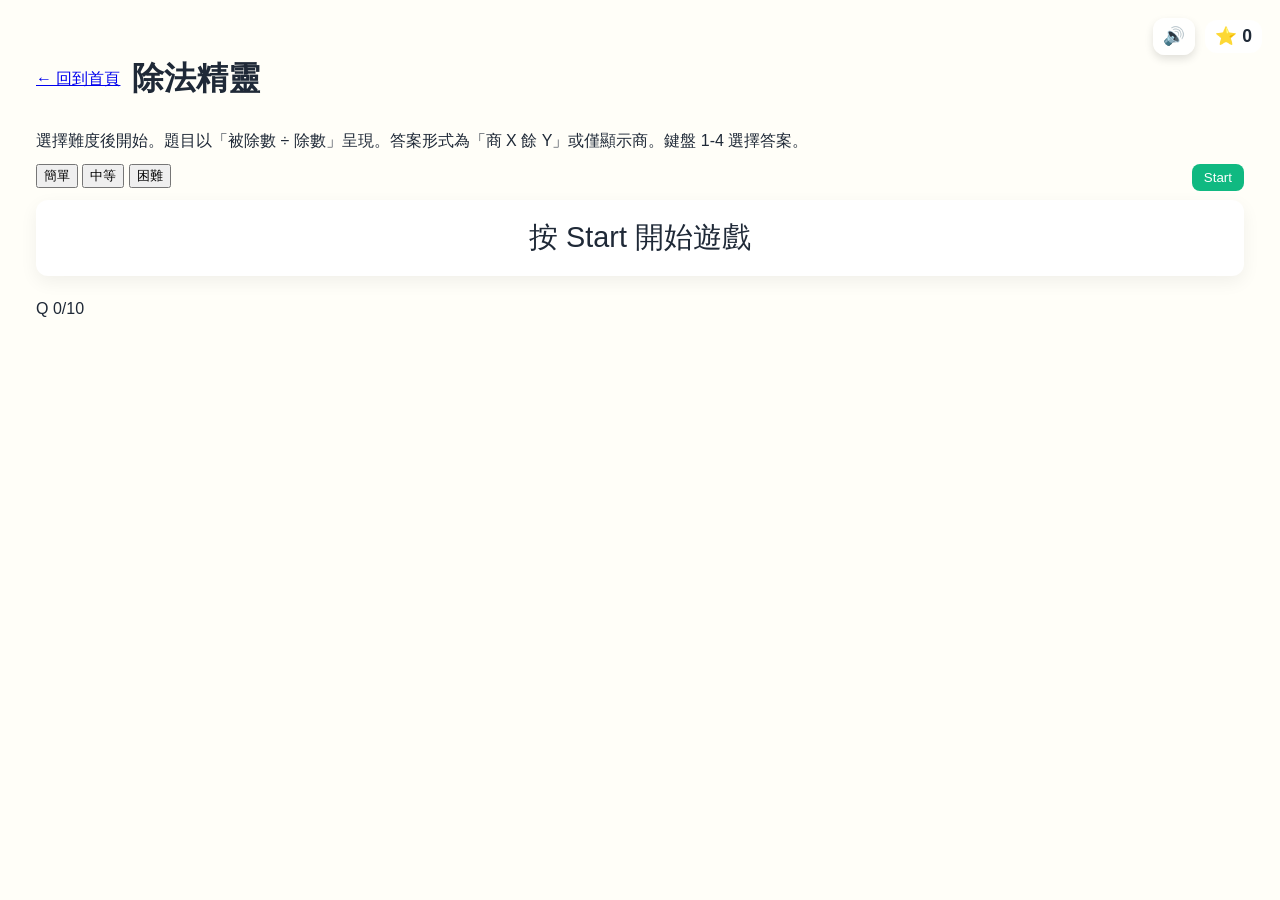
<file: division-master.html>
<!DOCTYPE html>
<html lang="zh-TW">
<head>
  <meta charset="utf-8" />
  <meta name="viewport" content="width=device-width,initial-scale=1" />
  <title>除法精靈 - 豆豆數學</title>
  <style>
    body{font-family:Arial,sans-serif;margin:18px;padding:18px;background:#fffef8;color:#1f2937}
    header{display:flex;align-items:center;gap:12px}
    h1{font-size:2rem}
    .instructions{margin:8px 0 12px}
    .controls{margin-bottom:12px}
    .question{font-size:1.8rem;padding:18px;background:#fff;border-radius:12px;box-shadow:0 6px 18px rgba(0,0,0,0.06);text-align:center}
    .choices{display:grid;grid-template-columns:repeat(2,1fr);gap:10px;margin-top:12px}
    .choice{padding:12px;background:#f8fafc;border-radius:10px;border:2px solid transparent;cursor:pointer;font-size:1.1rem}
    .choice:focus{outline:none;border-color:#60a5fa}
    .choice.correct{background:#dff7df;border-color:#38a169}
    .choice.wrong{background:#ffe6e6;border-color:#e53e3e}
    .footer{display:flex;justify-content:space-between;align-items:center;margin-top:12px}
    .result-modal{position:fixed;inset:0;background:rgba(0,0,0,0.45);display:flex;align-items:center;justify-content:center;visibility:hidden;opacity:0;transition:opacity .18s}
    .result-modal.show{visibility:visible;opacity:1}
    .modal-card{background:white;padding:18px;border-radius:12px;width:340px;text-align:center}
    button{cursor:pointer}
  .global-ui { position: absolute; top: 18px; right: 18px; display: flex; gap: 10px; align-items: center; z-index: 1000; }
  .mute-btn { background: rgba(255,255,255,0.9); border: none; padding: 8px 10px; border-radius: 12px; font-size: 1.1em; cursor: pointer; box-shadow: 0 4px 8px rgba(0,0,0,0.12);} 
  .star-counter { background: rgba(255,255,255,0.95); padding: 6px 10px; border-radius: 12px; font-weight: bold; font-size: 1.1em; }
  .encouragement { position: absolute; left: 16px; top: -10px; background: rgba(255,255,255,0.95); padding: 8px 12px; border-radius: 12px; font-size: 1.1em; transform-origin: left top; box-shadow: 0 6px 14px rgba(0,0,0,0.15); pointer-events: none; opacity: 0; transition: transform 0.35s ease, opacity 0.35s ease; }
  .encouragement.show { opacity: 1; transform: translateY(-8px) scale(1); }
  .confetti-container { position: absolute; inset: 0; pointer-events: none; overflow: visible; z-index: 900; }
  .confetti-particle { position: absolute; width: 10px; height: 14px; border-radius: 2px; opacity: 0.95; transform-origin: center; will-change: transform, opacity; }
  .floating-star { position: absolute; font-size: 1.6em; pointer-events: none; animation: floatUp 900ms ease forwards; }
  @keyframes floatUp { 0% { transform: translateY(0) scale(1); opacity: 1;} 100% { transform: translateY(-60px) scale(1.2); opacity: 0;} }
  .performance-badge { font-size: 2em; margin-top: 8px; display: inline-block; }
  </style>
  <link rel="stylesheet" href="resource/game-core.css">
</head>
<body>
  <!-- BEGIN quick-wins global UI -->
  <div class="global-ui" aria-hidden="false">
    <button id="muteToggle" class="mute-btn" title="靜音/開聲">🔊</button>
    <div id="starCounter" class="star-counter">⭐ 0</div>
  </div>
  <div style="position: relative;">
    <div id="encouragement" class="encouragement" aria-live="polite"></div>
    <div id="confetti" class="confetti-container"></div>
  </div>
  <header>
    <a href="index.html">← 回到首頁</a>
    <h1>除法精靈</h1>
  </header>
  <p class="instructions">選擇難度後開始。題目以「被除數 ÷ 除數」呈現。答案形式為「商 X 餘 Y」或僅顯示商。鍵盤 1-4 選擇答案。</p>

  <div class="controls">
    <button class="diff-btn" data-diff="easy">簡單</button>
    <button class="diff-btn" data-diff="medium">中等</button>
    <button class="diff-btn" data-diff="hard">困難</button>
    <button id="startBtn" style="float:right;padding:6px 12px;border-radius:8px;background:#10b981;color:#fff;border:none">Start</button>
  </div>

  <div id="playArea">
    <div id="questionWrap">
      <div id="question" class="question">按 Start 開始遊戲</div>
      <div id="choices" class="choices" role="list"></div>
    </div>
    <div class="footer">
      <div class="progress">Q <span id="cur">0</span>/10</div>
      <div id="feedback" aria-live="polite"></div>
    </div>
  </div>

  <div id="resultModal" class="result-modal" role="dialog" aria-modal="true">
    <div class="modal-card">
      <h2 id="resultTitle">成績</h2>
      <p id="resultSummary"></p>
      <div style="margin-top:12px">
        <button id="retryBtn">再一次</button>
        <a href="index.html" style="margin-left:8px"><button>回首頁</button></a>
      </div>
    </div>
  </div>

  <script src="resource/game-core.js"></script>
  <script>
  const Q = getQuickWins();

  const TOTAL = 10;
  let questions = [], curIndex = 0, score = 0, difficulty = 'easy';

  const startBtn = document.getElementById('startBtn');
  const choicesEl = document.getElementById('choices');
  const questionEl = document.getElementById('question');
  const curEl = document.getElementById('cur');
  const feedback = document.getElementById('feedback');
  const modal = document.getElementById('resultModal');
  const resultSummary = document.getElementById('resultSummary');
  const retryBtn = document.getElementById('retryBtn');

  document.querySelectorAll('.diff-btn').forEach(b=> b.addEventListener('click', ()=>{
    document.querySelectorAll('.diff-btn').forEach(x=>x.style.boxShadow='');
    b.style.boxShadow='inset 0 0 0 2px #10b981';
    difficulty = b.dataset.diff;
  }));

  function randInt(a,b){ return Math.floor(Math.random()*(b-a+1))+a }
n  function formatAns(q, r){ return r === 0 ? `商 ${q}` : `商 ${q} 餘 ${r}` }

  function makeQuestions(){
    questions = [];
    for (let i=0;i<TOTAL;i++){
      let dividend, divisor;
      if (difficulty==='easy'){
        // ensure exact division: pick quotient and divisor
        const quo = randInt(1,10);
        divisor = randInt(1,5);
        dividend = quo * divisor;
      } else if (difficulty==='medium'){
        divisor = randInt(2,9);
        dividend = randInt(6, 90);
      } else {
        divisor = randInt(8,24);
        dividend = randInt(20, 240);
      }
      const q = Math.floor(dividend / divisor);
      const r = dividend % divisor;
      const correctText = formatAns(q, r);
      // create distractors: vary quotient and remainder
      const choices = new Set([correctText]);
      while (choices.size < 4){
        const dq = q + randInt(-2,2);
        const dr = Math.abs(r + randInt(-2,2));
        const candidate = formatAns(Math.max(0, dq), dr % Math.max(1, divisor));
        choices.add(candidate);
      }
      const arr = Array.from(choices);
      // shuffle
      for (let j=arr.length-1;j>0;j--){ const k = Math.floor(Math.random()*(j+1)); [arr[j],arr[k]]=[arr[k],arr[j]] }
      questions.push({dividend, divisor, correctText, choices: arr});
    }
  }

  function renderQuestion(){
    const q = questions[curIndex];
    questionEl.textContent = `${q.dividend} ÷ ${q.divisor} = ?`;
    choicesEl.innerHTML = '';
    q.choices.forEach((c,i)=>{
      const btn = document.createElement('button'); btn.className='choice'; btn.dataset.value=c; btn.textContent = `${i+1}. ${c}`;
      btn.addEventListener('click', ()=> handleAnswer(c, btn)); btn.tabIndex = 0; choicesEl.appendChild(btn);
    });
    curEl.textContent = curIndex+1;
    feedback.textContent = '';
  }

  function handleAnswer(val, btnEl){
    const q = questions[curIndex];
    Array.from(choicesEl.children).forEach(b=>b.disabled=true);
    if (val === q.correctText){ btnEl.classList.add('correct'); score++; Q.playCorrect(); Q.awardStar(1); Q.encourage(true); feedback.textContent='答對了！'; }
    else { btnEl.classList.add('wrong'); Q.playWrong(); Q.encourage(false); feedback.textContent=`答錯，正確：${q.correctText}`; Array.from(choicesEl.children).forEach(b=>{ if (b.dataset.value === q.correctText) b.classList.add('correct') }); }
    setTimeout(()=>{ curIndex++; if (curIndex < TOTAL) renderQuestion(); else showResult(); }, 900);
  }

  function showResult(){ resultSummary.textContent = `你答對 ${score} / ${TOTAL} 題`; modal.classList.add('show'); if (score >= Math.ceil(TOTAL*0.7)){ Q.confetti(); Q.playLevelUp(); } }

  function startGame(){ curIndex=0; score=0; makeQuestions(); renderQuestion(); modal.classList.remove('show'); setTimeout(()=>{ const c = document.querySelector('.choice'); if (c) c.focus(); },120); }

  // keyboard 1-4
  document.addEventListener('keydown', function(e){ if (modal.classList.contains('show')) return; if (!/^[1-4]$/.test(e.key)) return; const idx = parseInt(e.key,10)-1; const btn = choicesEl.children[idx]; if (btn) btn.click(); });

  startBtn.addEventListener('click', function(){ Q.playClick && Q.playClick(); startGame(); });
  retryBtn.addEventListener('click', function(){ Q.playClick && Q.playClick(); startGame(); modal.classList.remove('show'); });

  </script>
</body>
</html>
</file>
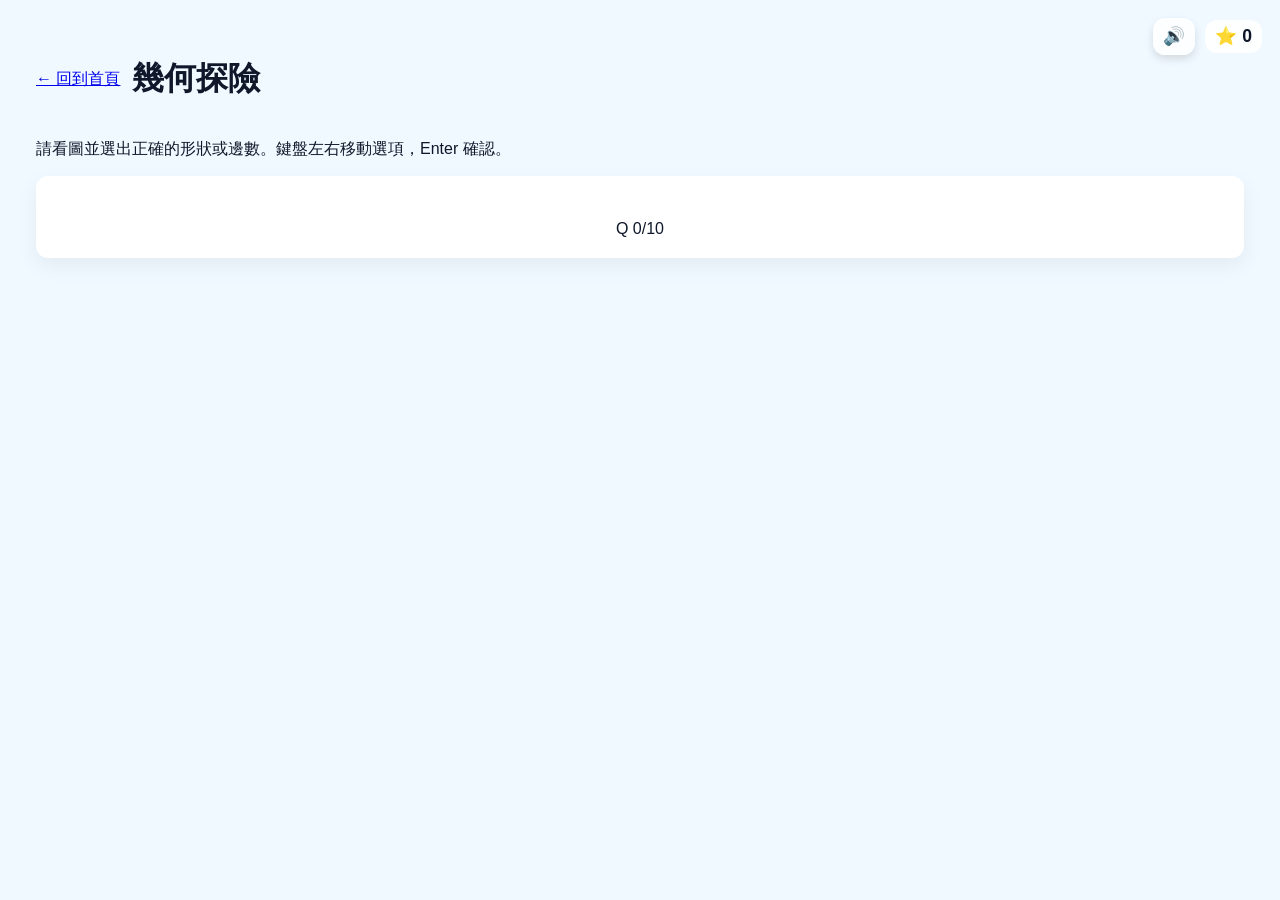
<file: geometry.html>
<!DOCTYPE html>
<html lang="zh-TW">
<head>
  <meta charset="utf-8" />
  <meta name="viewport" content="width=device-width,initial-scale=1" />
  <title>幾何探險 - 豆豆數學</title>
  <style>
    body{font-family:Arial,sans-serif;margin:18px;padding:18px;background:#f0f9ff;color:#0f172a}
    header{display:flex;gap:12px;align-items:center}
    .shape-card{background:white;border-radius:12px;padding:20px;box-shadow:0 8px 22px rgba(2,6,23,0.06);text-align:center}
    svg{width:160px;height:160px}
    .choices{display:flex;gap:10px;justify-content:center;margin-top:12px}
    .choice{padding:8px 12px;border-radius:8px;background:#fff;border:1px solid #ddd;cursor:pointer}
    .progress{margin-top:12px}
    .result-modal{position:fixed;inset:0;background:rgba(0,0,0,0.45);display:flex;align-items:center;justify-content:center;visibility:hidden;opacity:0;transition:opacity .18s}
    .result-modal.show{visibility:visible;opacity:1}
    .modal-card{background:white;padding:18px;border-radius:12px;width:320px;text-align:center}
  .global-ui { position: absolute; top: 18px; right: 18px; display: flex; gap: 10px; align-items: center; z-index: 1000; }
  .mute-btn { background: rgba(255,255,255,0.9); border: none; padding: 8px 10px; border-radius: 12px; font-size: 1.1em; cursor: pointer; box-shadow: 0 4px 8px rgba(0,0,0,0.12);} 
  .star-counter { background: rgba(255,255,255,0.95); padding: 6px 10px; border-radius: 12px; font-weight: bold; font-size: 1.1em; }
  .encouragement { position: absolute; left: 16px; top: -10px; background: rgba(255,255,255,0.95); padding: 8px 12px; border-radius: 12px; font-size: 1.1em; transform-origin: left top; box-shadow: 0 6px 14px rgba(0,0,0,0.15); pointer-events: none; opacity: 0; transition: transform 0.35s ease, opacity 0.35s ease; }
  .encouragement.show { opacity: 1; transform: translateY(-8px) scale(1); }
  .confetti-container { position: absolute; inset: 0; pointer-events: none; overflow: visible; z-index: 900; }
  .confetti-particle { position: absolute; width: 10px; height: 14px; border-radius: 2px; opacity: 0.95; transform-origin: center; will-change: transform, opacity; }
  .floating-star { position: absolute; font-size: 1.6em; pointer-events: none; animation: floatUp 900ms ease forwards; }
  @keyframes floatUp { 0% { transform: translateY(0) scale(1); opacity: 1;} 100% { transform: translateY(-60px) scale(1.2); opacity: 0;} }
  .performance-badge { font-size: 2em; margin-top: 8px; display: inline-block; }
  </style>
  <link rel="stylesheet" href="resource/game-core.css">
</head>
<body>
  <!-- BEGIN quick-wins global UI -->
  <div class="global-ui" aria-hidden="false">
    <button id="muteToggle" class="mute-btn" title="靜音/開聲">🔊</button>
    <div id="starCounter" class="star-counter">⭐ 0</div>
  </div>
  <div style="position: relative;">
    <div id="encouragement" class="encouragement" aria-live="polite"></div>
    <div id="confetti" class="confetti-container"></div>
  </div>
  <header>
    <a href="index.html">← 回到首頁</a>
    <h1>幾何探險</h1>
  </header>
  <p>請看圖並選出正確的形狀或邊數。鍵盤左右移動選項，Enter 確認。</p>

  <div id="game" class="shape-card">
    <div id="svgWrap"></div>
    <div class="choices" id="choices"></div>
    <div class="progress">Q <span id="cur">0</span>/10</div>
  </div>

  <div id="resultModal" class="result-modal" role="dialog" aria-modal="true">
    <div class="modal-card">
      <h2>結果</h2>
      <p id="resultSummary"></p>
      <div style="margin-top:12px">
        <button id="retryBtn">再一次</button>
        <a href="index.html" style="margin-left:8px"><button>回首頁</button></a>
      </div>
    </div>
  </div>

  <script src="resource/game-core.js"></script>
  <script>
  const Q = getQuickWins();

  const shapes = [
    {name:'正方形', sides:4, svg:`<rect x="20" y="20" width="120" height="120" fill="#60a5fa" />`},
    {name:'長方形', sides:4, svg:`<rect x="10" y="30" width="140" height="100" fill="#7dd3fc" />`},
    {name:'三角形', sides:3, svg:`<polygon points="80,12 24,142 136,142" fill="#f59e0b" />`},
    {name:'五邊形', sides:5, svg:`<polygon points="80,18 118,46 102,96 58,96 42,46" fill="#f472b6" />`},
    {name:'圓形', sides:0, svg:`<circle cx="80" cy="80" r="56" fill="#34d399" />`}
  ];

  const TOTAL = 10;
  let cur = 0; let score = 0; let current = null;

  const svgWrap = document.getElementById('svgWrap');
  const choicesEl = document.getElementById('choices');
  const curEl = document.getElementById('cur');
  const modal = document.getElementById('resultModal');
  const resultSummary = document.getElementById('resultSummary');
  const retryBtn = document.getElementById('retryBtn');

  function randInt(a,b){ return Math.floor(Math.random()*(b-a+1))+a }

  function nextQ(){
    cur++;
    curEl.textContent = cur;
    // choose a shape randomly
    current = shapes[randInt(0, shapes.length-1)];
    svgWrap.innerHTML = `<svg viewBox="0 0 160 160" role="img" aria-label="圖形">${current.svg}</svg>`;
    // make a choices list: name and number-of-sides style
    const opts = [];
    // correct name
    opts.push({text: current.name, isCorrect:true});
    // wrong name
    const other = shapes.filter(s=>s.name!==current.name);
    // pick two random wrong names
    while (opts.length < 3){ const pick = other[randInt(0, other.length-1)]; if (!opts.find(o=>o.text===pick.name)) opts.push({text:pick.name, isCorrect:false}); }
    // shuffle
    for (let i=opts.length-1;i>0;i--){ const k = Math.floor(Math.random()*(i+1)); [opts[i],opts[k]]=[opts[k],opts[i]] }

    // render choices
    choicesEl.innerHTML = '';
    opts.forEach((o,idx)=>{
      const b = document.createElement('button'); b.className='choice'; b.textContent = `${String.fromCharCode(65+idx)}. ${o.text}`;
      b.dataset.correct = o.isCorrect ? '1' : '0';
      b.addEventListener('click', ()=>{ handleAnswer(o.isCorrect, b); });
      choicesEl.appendChild(b);
    });
    // focus first for keyboard
    setTimeout(()=>{ const f = choicesEl.querySelector('button'); if (f) f.focus(); }, 80);
  }

  function handleAnswer(isCorrect, el){
    if (isCorrect){ score++; el.style.background='#dff7df'; Q.playCorrect(); Q.awardStar(1); Q.encourage(true);
    } else { el.style.background='#ffe6e6'; Q.playWrong(); Q.encourage(false); }
    // brief pause then next or show result
    setTimeout(()=>{ if (cur < TOTAL) nextQ(); else showResult(); }, 800);
  }

  function showResult(){ resultSummary.textContent = `你答對 ${score} / ${TOTAL} 題`; modal.classList.add('show'); if (score >= Math.ceil(TOTAL*0.7)) { Q.confetti(); Q.playLevelUp(); } }

  retryBtn.addEventListener('click', ()=>{ cur = 0; score = 0; modal.classList.remove('show'); nextQ(); });

  // keyboard support: ArrowLeft/Right to change selected button, Enter to submit
  let focusedIndex = 0;
  document.addEventListener('keydown', (e)=>{
    const btns = Array.from(choicesEl.querySelectorAll('button'));
    if (!btns.length) return;
    if (e.key === 'ArrowRight') { focusedIndex = Math.min(btns.length-1, focusedIndex+1); btns[focusedIndex].focus(); }
    else if (e.key === 'ArrowLeft') { focusedIndex = Math.max(0, focusedIndex-1); btns[focusedIndex].focus(); }
    else if (e.key === 'Enter') { const b = document.activeElement; if (b && b.dataset && typeof b.dataset.correct !== 'undefined') { b.click(); } }
  });

  // start
  nextQ();

  </script>
</body>
</html>
</file>
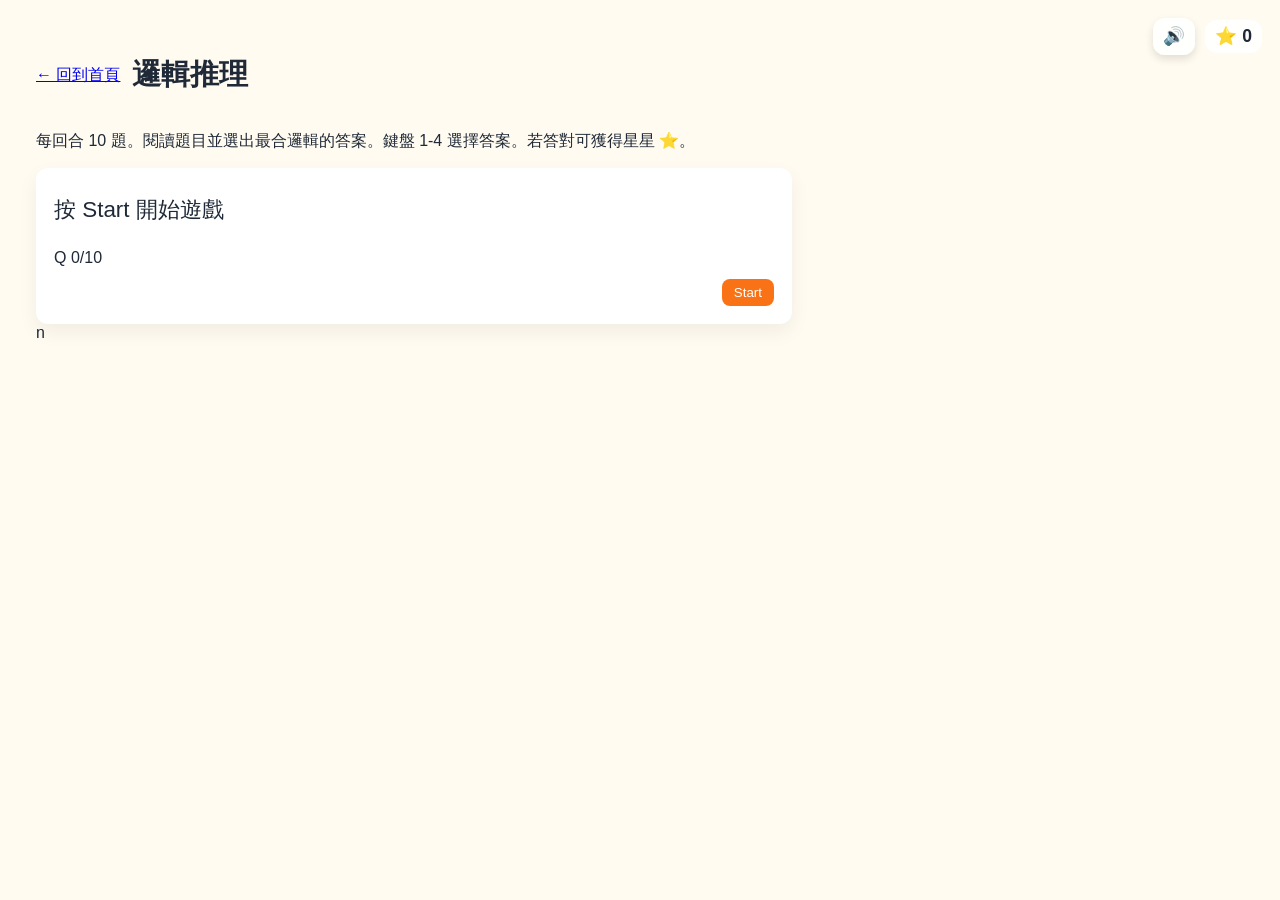
<file: logic.html>
<!DOCTYPE html>
<html lang="zh-TW">
<head>
  <meta charset="utf-8" />
  <meta name="viewport" content="width=device-width,initial-scale=1" />
  <title>邏輯推理 - 豆豆數學</title>
  <style>
    body{font-family:Arial,sans-serif;margin:18px;padding:18px;background:#fffbf0;color:#1f2937}
    header{display:flex;gap:12px;align-items:center}
    h1{font-size:1.8rem}
    .card{background:#fff;border-radius:12px;padding:18px;box-shadow:0 8px 20px rgba(2,6,23,0.06);max-width:720px}
    .prompt{font-size:1.4rem;margin:8px 0 12px}
    .choices{display:grid;grid-template-columns:repeat(2,1fr);gap:10px;margin-top:10px}
    .choice{padding:12px;border-radius:10px;background:#f8fafc;border:1px solid #e6eef8;cursor:pointer;font-size:1rem}
    .choice:focus{outline:2px solid #60a5fa}
    .choice.correct{background:#dff7df;border-color:#38a169}
    .choice.wrong{background:#ffe6e6;border-color:#e53e3e}
    .footer{display:flex;justify-content:space-between;align-items:center;margin-top:12px}
    .result-modal{position:fixed;inset:0;background:rgba(0,0,0,0.45);display:flex;align-items:center;justify-content:center;visibility:hidden;opacity:0;transition:opacity .18s}
    .result-modal.show{visibility:visible;opacity:1}
    .modal-card{background:white;padding:18px;border-radius:12px;width:320px;text-align:center}
    button{cursor:pointer}
  .global-ui { position: absolute; top: 18px; right: 18px; display: flex; gap: 10px; align-items: center; z-index: 1000; }
  .mute-btn { background: rgba(255,255,255,0.9); border: none; padding: 8px 10px; border-radius: 12px; font-size: 1.1em; cursor: pointer; box-shadow: 0 4px 8px rgba(0,0,0,0.12);} 
  .star-counter { background: rgba(255,255,255,0.95); padding: 6px 10px; border-radius: 12px; font-weight: bold; font-size: 1.1em; }
  .encouragement { position: absolute; left: 16px; top: -10px; background: rgba(255,255,255,0.95); padding: 8px 12px; border-radius: 12px; font-size: 1.1em; transform-origin: left top; box-shadow: 0 6px 14px rgba(0,0,0,0.15); pointer-events: none; opacity: 0; transition: transform 0.35s ease, opacity 0.35s ease; }
  .encouragement.show { opacity: 1; transform: translateY(-8px) scale(1); }
  .confetti-container { position: absolute; inset: 0; pointer-events: none; overflow: visible; z-index: 900; }
  .confetti-particle { position: absolute; width: 10px; height: 14px; border-radius: 2px; opacity: 0.95; transform-origin: center; will-change: transform, opacity; }
  .floating-star { position: absolute; font-size: 1.6em; pointer-events: none; animation: floatUp 900ms ease forwards; }
  @keyframes floatUp { 0% { transform: translateY(0) scale(1); opacity: 1;} 100% { transform: translateY(-60px) scale(1.2); opacity: 0;} }
  .performance-badge { font-size: 2em; margin-top: 8px; display: inline-block; }
  </style>
  <link rel="stylesheet" href="resource/game-core.css">
</head>
<body>
  <!-- BEGIN quick-wins global UI -->
  <div class="global-ui" aria-hidden="false">
    <button id="muteToggle" class="mute-btn" title="靜音/開聲">🔊</button>
    <div id="starCounter" class="star-counter">⭐ 0</div>
  </div>
  <div style="position: relative;">
    <div id="encouragement" class="encouragement" aria-live="polite"></div>
    <div id="confetti" class="confetti-container"></div>
  </div>
  <header>
    <a href="index.html">← 回到首頁</a>
    <h1>邏輯推理</h1>
  </header>
  <p class="instructions">每回合 10 題。閱讀題目並選出最合邏輯的答案。鍵盤 1-4 選擇答案。若答對可獲得星星 ⭐。</p>

  <div class="card">
    <div id="prompt" class="prompt">按 Start 開始遊戲</div>
    <div id="choices" class="choices" role="list"></div>
    <div class="footer">
      <div>Q <span id="cur">0</span>/10</div>
      <div id="feedback" aria-live="polite"></div>
    </div>
    <div style="margin-top:12px;text-align:right">
      <button id="startBtn" style="padding:6px 12px;border-radius:8px;background:#f97316;color:#fff;border:none">Start</button>
    </div>
  </div>

  <div id="resultModal" class="result-modal" role="dialog" aria-modal="true">
    <div class="modal-card">
      <h2>結果</h2>
      <p id="resultSummary"></p>
      <div style="margin-top:12px">
        <button id="retryBtn">再一次</button>
        <a href="index.html" style="margin-left:8px"><button>回首頁</button></a>
      </div>
    </div>
  </div>
n  <script src="resource/game-core.js"></script>
  <script>
  const Q = getQuickWins();

  // Simple template-based puzzle set. Extend later with more templates.
  const PUZZLES = [
    { // odd-one-out (哪一個不一樣)
      prompt: '哪一個與其他三個不同？',
      choices: ['狗', '貓', '魚', '蘋果'],
      answerIndex: 3
    },
    { // sequence next
      prompt: '找出下一個： 2, 4, 6, ?',
      choices: ['7','8','9','6'],
      answerIndex: 1
    },
    { // classification
      prompt: '哪一個是偶數？',
      choices: ['7','9','4','11'],
      answerIndex: 2
    },
    { // logical statement
      prompt: '如果所有 A 都是 B，且所有 B 都是 C，則 A 是不是 C？',
      choices: ['是','否','可能','不知道'],
      answerIndex: 0
    },
    { // pattern shapes (text-based)
      prompt: '圖形序列：○ △ ○ △，下個是？',
      choices: ['△','○','□','△○'],
      answerIndex: 0
    },
    { // simple math logic
      prompt: '小華比小明高，小明比小強高，誰最高？',
      choices: ['小華','小明','小強','都一樣高'],
      answerIndex: 0
    },
    { // grouping
      prompt: '哪一項不屬於水果？',
      choices: ['橘子','香蕉','西瓜','胡蘿蔔'],
      answerIndex: 3
    },
    { // relative ordering
      prompt: 'A > B, B > C，則哪一個成立？',
      choices: ['A > C','C > A','B > A','A = B'],
      answerIndex: 0
    }
  ];

  const TOTAL = 10;
  let deck = [], cur = 0, score = 0;

  const promptEl = document.getElementById('prompt');
  const choicesEl = document.getElementById('choices');
  const curEl = document.getElementById('cur');
  const feedback = document.getElementById('feedback');
  const modal = document.getElementById('resultModal');
  const resultSummary = document.getElementById('resultSummary');
  const startBtn = document.getElementById('startBtn');
  const retryBtn = document.getElementById('retryBtn');

  function randInt(a,b){ return Math.floor(Math.random()*(b-a+1))+a }

  function makeDeck(){
    // create a deck of QUESTIONS by sampling from PUZZLES and creating small variations
    const arr = [];
    for (let i=0;i<TOTAL;i++){
      const base = PUZZLES[randInt(0, PUZZLES.length-1)];
      // shallow copy
      const copy = { prompt: base.prompt, choices: base.choices.slice(), answerIndex: base.answerIndex };
      // small shuffle of choices while tracking correct index
      const choices = copy.choices.map((c, idx)=>({c, idx}));
      for (let j=choices.length-1;j>0;j--){ const k=Math.floor(Math.random()*(j+1)); [choices[j],choices[k]]=[choices[k],choices[j]] }
      const shuffled = choices.map(x=>x.c);
      const newAnswerIndex = choices.findIndex(x=> x.idx === copy.answerIndex);
      arr.push({prompt: copy.prompt, choices: shuffled, answerIndex: newAnswerIndex});
    }
    deck = arr;
  }

  function renderQuestion(){
    const q = deck[cur];
    promptEl.textContent = q.prompt;
    choicesEl.innerHTML = '';
    q.choices.forEach((c,i)=>{
      const b = document.createElement('button'); b.className='choice'; b.textContent = `${i+1}. ${c}`; b.dataset.index = i; b.addEventListener('click', ()=>handleAnswer(i, b)); b.tabIndex=0; choicesEl.appendChild(b);
    });
    curEl.textContent = cur+1;
    feedback.textContent = '';
    // focus the first button for keyboard users
    setTimeout(()=>{ const f = choicesEl.querySelector('button'); if (f) f.focus(); }, 60);
  }

  function handleAnswer(idx, btn){
    const q = deck[cur];
    Array.from(choicesEl.children).forEach(x=>x.disabled=true);
    if (idx === q.answerIndex){
      btn.classList.add('correct'); score++; Q.playCorrect(); Q.awardStar(1); Q.encourage(true); feedback.textContent='答對了！';
    } else {
      btn.classList.add('wrong'); Q.playWrong(); Q.encourage(false); feedback.textContent='答錯了。';
      // highlight correct
      const correctBtn = Array.from(choicesEl.children).find(x=> parseInt(x.dataset.index,10)===q.answerIndex);
      if (correctBtn) correctBtn.classList.add('correct');
    }
    setTimeout(()=>{ cur++; if (cur < TOTAL) renderQuestion(); else showResult(); }, 800);
  }

  function showResult(){ resultSummary.textContent = `你答對 ${score} / ${TOTAL} 題`; modal.classList.add('show'); if (score >= Math.ceil(TOTAL*0.7)){ Q.confetti(); Q.playLevelUp(); } }

  function startGame(){ cur = 0; score = 0; makeDeck(); renderQuestion(); modal.classList.remove('show'); }

  // keyboard support 1-4
  document.addEventListener('keydown', function(e){ if (modal.classList.contains('show')) return; if (!/^[1-4]$/.test(e.key)) return; const idx = parseInt(e.key,10)-1; const btn = choicesEl.children[idx]; if (btn) btn.click(); });

  startBtn.addEventListener('click', function(){ Q.playClick && Q.playClick(); startGame(); });
  retryBtn.addEventListener('click', function(){ Q.playClick && Q.playClick(); startGame(); modal.classList.remove('show'); });

  </script>
</body>
</html>
</file>
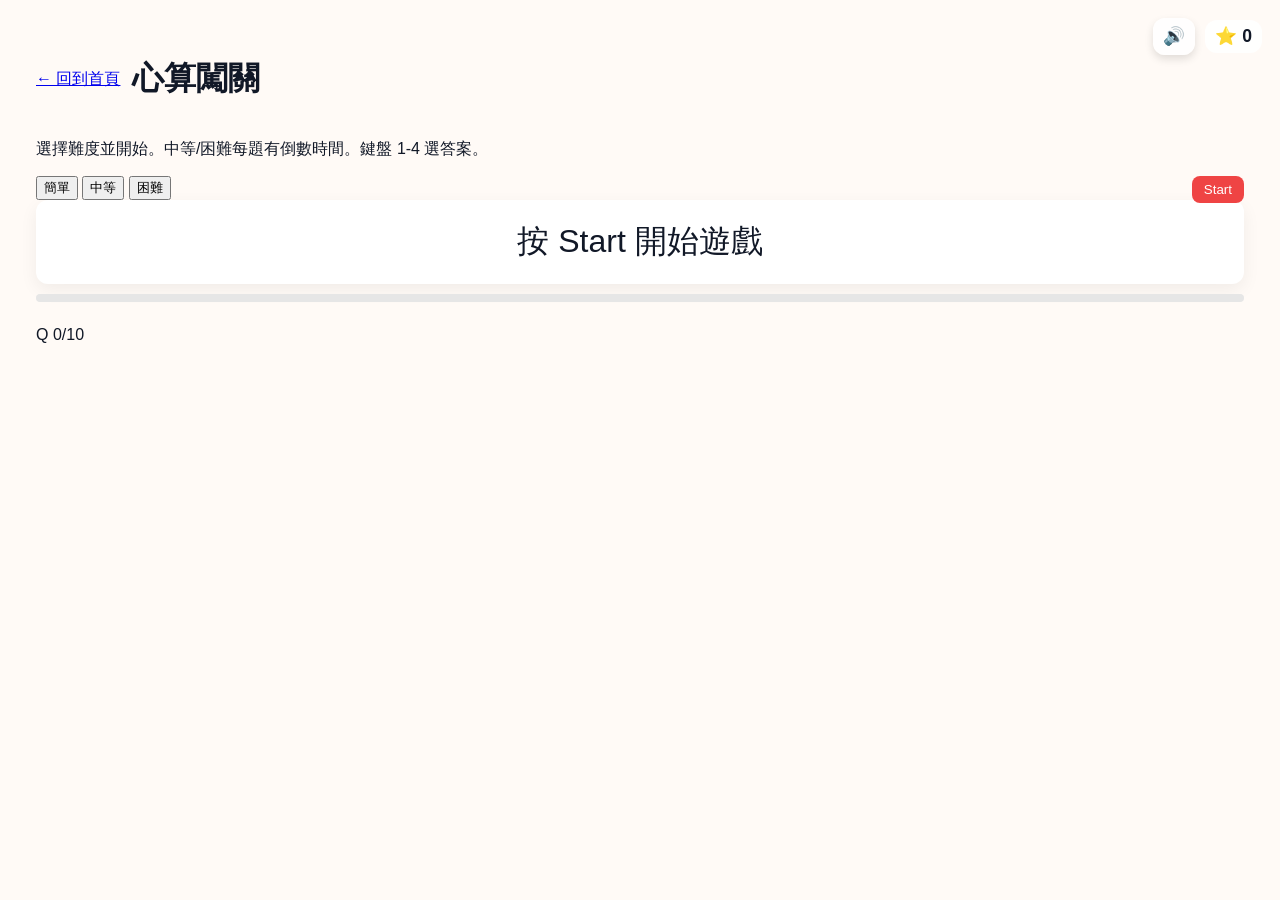
<file: mental-arithmetic.html>
<!DOCTYPE html>
<html lang="zh-TW">
<head>
  <meta charset="utf-8" />
  <meta name="viewport" content="width=device-width,initial-scale=1" />
  <title>心算闖關 - 豆豆數學</title>
  <style>
    body{font-family:Arial,sans-serif;margin:18px;padding:18px;background:#fffaf6;color:#111827}
    header{display:flex;gap:12px;align-items:center}
    h1{font-size:2rem}
    .question{font-size:2rem;padding:20px;background:#fff;border-radius:12px;text-align:center;box-shadow:0 6px 18px rgba(0,0,0,0.06)}
    .choices{display:grid;grid-template-columns:repeat(2,1fr);gap:10px;margin-top:12px}
    .choice{padding:12px;background:#f1f5f9;border-radius:10px;border:1px solid #e2e8f0;cursor:pointer}
    .timer{height:8px;background:#e6e6e6;border-radius:6px;overflow:hidden;margin-top:10px}
    .timer>i{display:block;height:100%;background:#f97316;width:100%}
    .footer{display:flex;justify-content:space-between;align-items:center;margin-top:12px}
    .result-modal{position:fixed;inset:0;background:rgba(0,0,0,0.45);display:flex;align-items:center;justify-content:center;visibility:hidden;opacity:0;transition:opacity .18s}
    .result-modal.show{visibility:visible;opacity:1}
    .modal-card{background:white;padding:18px;border-radius:12px;width:340px;text-align:center}
  .global-ui { position: absolute; top: 18px; right: 18px; display: flex; gap: 10px; align-items: center; z-index: 1000; }
  .mute-btn { background: rgba(255,255,255,0.9); border: none; padding: 8px 10px; border-radius: 12px; font-size: 1.1em; cursor: pointer; box-shadow: 0 4px 8px rgba(0,0,0,0.12);} 
  .star-counter { background: rgba(255,255,255,0.95); padding: 6px 10px; border-radius: 12px; font-weight: bold; font-size: 1.1em; }
  .encouragement { position: absolute; left: 16px; top: -10px; background: rgba(255,255,255,0.95); padding: 8px 12px; border-radius: 12px; font-size: 1.1em; transform-origin: left top; box-shadow: 0 6px 14px rgba(0,0,0,0.15); pointer-events: none; opacity: 0; transition: transform 0.35s ease, opacity 0.35s ease; }
  .encouragement.show { opacity: 1; transform: translateY(-8px) scale(1); }
  .confetti-container { position: absolute; inset: 0; pointer-events: none; overflow: visible; z-index: 900; }
  .confetti-particle { position: absolute; width: 10px; height: 14px; border-radius: 2px; opacity: 0.95; transform-origin: center; will-change: transform, opacity; }
  .floating-star { position: absolute; font-size: 1.6em; pointer-events: none; animation: floatUp 900ms ease forwards; }
  @keyframes floatUp { 0% { transform: translateY(0) scale(1); opacity: 1;} 100% { transform: translateY(-60px) scale(1.2); opacity: 0;} }
  .performance-badge { font-size: 2em; margin-top: 8px; display: inline-block; }
  </style>
  <link rel="stylesheet" href="resource/game-core.css">
</head>
<body>
  <!-- BEGIN quick-wins global UI -->
  <div class="global-ui" aria-hidden="false">
    <button id="muteToggle" class="mute-btn" title="靜音/開聲">🔊</button>
    <div id="starCounter" class="star-counter">⭐ 0</div>
  </div>
  <div style="position: relative;">
    <div id="encouragement" class="encouragement" aria-live="polite"></div>
    <div id="confetti" class="confetti-container"></div>
  </div>
  <header>
    <a href="index.html">← 回到首頁</a>
    <h1>心算闖關</h1>
  </header>
  <p>選擇難度並開始。中等/困難每題有倒數時間。鍵盤 1-4 選答案。</p>

  <div class="controls">
    <button class="diff-btn" data-diff="easy">簡單</button>
    <button class="diff-btn" data-diff="medium">中等</button>
    <button class="diff-btn" data-diff="hard">困難</button>
    <button id="startBtn" style="float:right;padding:6px 12px;border-radius:8px;background:#ef4444;color:#fff;border:none">Start</button>
  </div>

  <div id="playArea">
    <div id="question" class="question">按 Start 開始遊戲</div>
    <div class="timer" aria-hidden="true"><i id="timerBar" style="width:0%"></i></div>
    <div id="choices" class="choices" role="list"></div>
    <div class="footer"><div class="progress">Q <span id="cur">0</span>/10</div><div id="feedback" aria-live="polite"></div></div>
  </div>

  <div id="resultModal" class="result-modal" role="dialog" aria-modal="true">
    <div class="modal-card">
      <h2>結果</h2>
      <p id="resultSummary"></p>
      <div style="margin-top:12px">
        <button id="retryBtn">再一次</button>
        <a href="index.html" style="margin-left:8px"><button>回首頁</button></a>
      </div>
    </div>
  </div>

  <script src="resource/game-core.js"></script>
  <script>
  const Q = getQuickWins();

  const TOTAL = 10; let questions=[], curIndex=0, score=0, difficulty='easy';
  const startBtn = document.getElementById('startBtn');
  const choicesEl = document.getElementById('choices');
  const questionEl = document.getElementById('question');
  const curEl = document.getElementById('cur');
  const feedback = document.getElementById('feedback');
  const modal = document.getElementById('resultModal');
  const resultSummary = document.getElementById('resultSummary');
  const retryBtn = document.getElementById('retryBtn');
  const timerBar = document.getElementById('timerBar');
  let timerHandle = null; let timeLeft = 0; let timeLimit = 0;

  document.querySelectorAll('.diff-btn').forEach(b=> b.addEventListener('click', ()=>{ document.querySelectorAll('.diff-btn').forEach(x=>x.style.boxShadow=''); b.style.boxShadow='inset 0 0 0 2px #ef4444'; difficulty = b.dataset.diff; }));

  function randInt(a,b){ return Math.floor(Math.random()*(b-a+1))+a }

  function makeQuestions(){ questions = []; for (let i=0;i<TOTAL;i++){ let expr, answer;
      if (difficulty==='easy'){
        // single operation + or - or * small numbers
        const a = randInt(1,12), b = randInt(1,12); const ops = ['+','-','*']; const op = ops[randInt(0, ops.length-1)]; expr = `${a} ${op} ${b}`; answer = eval(expr.replace(/\*/g,'*'));
      } else if (difficulty==='medium'){
        // two operations, ensure integer results
        const a = randInt(1,15), b = randInt(1,12), c = randInt(1,12); const ops = ['+','-','*']; const op1 = ops[randInt(0,ops.length-1)]; const op2 = ops[randInt(0,ops.length-1)]; expr = `${a} ${op1} ${b} ${op2} ${c}`; answer = eval(expr.replace(/\*/g,'*'));
      } else {
        // three operations
        const a = randInt(1,20), b = randInt(1,15), c = randInt(1,12), d = randInt(1,10); const ops = ['+','-','*']; const op1=ops[randInt(0,2)], op2=ops[randInt(0,2)], op3=ops[randInt(0,2)]; expr = `${a} ${op1} ${b} ${op2} ${c} ${op3} ${d}`; answer = eval(expr.replace(/\*/g,'*'));
      }
      // ensure integer answer
      answer = Math.round(answer);
      // make choices
      const choices = new Set([answer]); while (choices.size < 4){ choices.add(answer + randInt(-10,10)); }
      const arr = Array.from(choices);
      for (let j=arr.length-1;j>0;j--){ const k = Math.floor(Math.random()*(j+1)); [arr[j],arr[k]]=[arr[k],arr[j]] }
      questions.push({expr, answer, choices: arr}); }
  }

  function startTimerForDifficulty(){ if (difficulty==='easy'){ timeLimit = 0; timerBar.style.width='0%'; } else if (difficulty==='medium'){ timeLimit = 8; } else { timeLimit = 6; } }

  function renderQuestion(){
    clearTimer();
    const q = questions[curIndex];
    questionEl.textContent = q.expr.replace(/\*/g,'×');
    choicesEl.innerHTML='';
    q.choices.forEach((c,i)=>{ const btn=document.createElement('button'); btn.className='choice'; btn.textContent = `${i+1}. ${c}`; btn.dataset.value=c; btn.addEventListener('click', ()=>handleAnswer(c, btn)); btn.tabIndex=0; choicesEl.appendChild(btn); });
    curEl.textContent = curIndex+1; feedback.textContent='';
    // start timer if limited
    startTimerForDifficulty(); if (timeLimit>0){ timeLeft = timeLimit; timerBar.style.width = '100%'; timerHandle = setInterval(()=>{ timeLeft -= 0.12; const pct = Math.max(0, (timeLeft/timeLimit)*100); timerBar.style.width = pct + '%'; if (timeLeft <= 0){ clearTimer(); // treat as wrong and move on
          feedback.textContent='時間到！'; Q.playWrong(); Q.encourage(false); // highlight nothing
          Array.from(choicesEl.children).forEach(b=>b.disabled=true);
          setTimeout(()=>{ curIndex++; if (curIndex < TOTAL) renderQuestion(); else showResult(); }, 700);
        } }, 120); }
    // focus first
    setTimeout(()=>{ const f = choicesEl.querySelector('button'); if (f) f.focus(); },80);
  }

  function clearTimer(){ if (timerHandle) { clearInterval(timerHandle); timerHandle = null; } }

  function handleAnswer(val, btnEl){ const q = questions[curIndex]; Array.from(choicesEl.children).forEach(b=>b.disabled=true); clearTimer(); if (val === q.answer){ btnEl.style.background='#dff7df'; score++; Q.playCorrect(); Q.awardStar(1); Q.encourage(true); feedback.textContent='答對！'; } else { btnEl.style.background='#ffe6e6'; Q.playWrong(); Q.encourage(false); feedback.textContent=`答錯，正確 ${q.answer}`; } setTimeout(()=>{ curIndex++; if (curIndex < TOTAL) renderQuestion(); else showResult(); }, 800);
  }

  function showResult(){ resultSummary.textContent = `你答對 ${score} / ${TOTAL} 題`; modal.classList.add('show'); if (score >= Math.ceil(TOTAL*0.7)){ Q.confetti(); Q.playLevelUp(); } }

  function startGame(){ curIndex=0; score=0; makeQuestions(); renderQuestion(); modal.classList.remove('show'); }

  // keyboard 1-4
  document.addEventListener('keydown', function(e){ if (modal.classList.contains('show')) return; if (!/^[1-4]$/.test(e.key) && e.key !== 'Enter') return; if (/^[1-4]$/.test(e.key)){ const idx = parseInt(e.key,10)-1; const btn = choicesEl.children[idx]; if (btn) btn.click(); } });

  startBtn.addEventListener('click', function(){ Q.playClick && Q.playClick(); startGame(); });
  retryBtn.addEventListener('click', function(){ Q.playClick && Q.playClick(); startGame(); modal.classList.remove('show'); });

  </script>
</body>
</html>
</file>
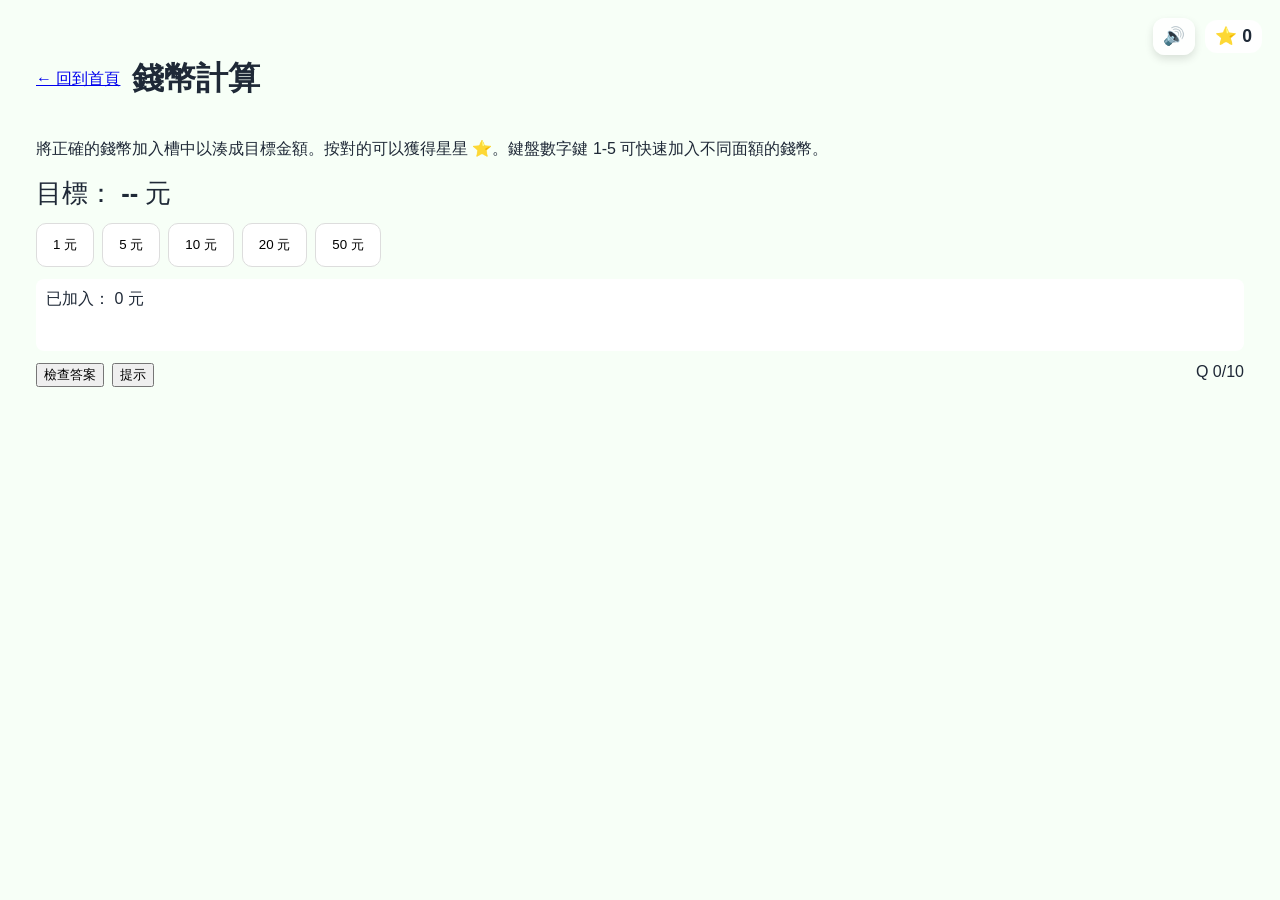
<file: money.html>
<!DOCTYPE html>
<html lang="zh-TW">
<head>
  <meta charset="utf-8" />
  <meta name="viewport" content="width=device-width,initial-scale=1" />
  <title>錢幣計算 - 豆豆數學</title>
  <style>
    body{font-family:Arial,sans-serif;margin:18px;padding:18px;background:#f7fff7;color:#1f2937}
    header{display:flex;align-items:center;gap:12px}
    .coins{display:flex;gap:8px;margin-top:12px}
    .coin{padding:12px 16px;border-radius:10px;background:#fff;border:1px solid #ddd;cursor:pointer}
    .coin:focus{outline:2px solid #60a5fa}
    .target{font-size:1.6rem;margin-top:10px}
    .slot{margin-top:12px;padding:10px;background:#fff;border-radius:8px;min-height:52px}
    .controls{display:flex;gap:8px;margin-top:12px}
    .result-modal{position:fixed;inset:0;background:rgba(0,0,0,0.45);display:flex;align-items:center;justify-content:center;visibility:hidden;opacity:0;transition:opacity .2s}
    .result-modal.show{visibility:visible;opacity:1}
    .modal-card{background:white;padding:18px;border-radius:12px;width:320px;text-align:center}
  .global-ui { position: absolute; top: 18px; right: 18px; display: flex; gap: 10px; align-items: center; z-index: 1000; }
  .mute-btn { background: rgba(255,255,255,0.9); border: none; padding: 8px 10px; border-radius: 12px; font-size: 1.1em; cursor: pointer; box-shadow: 0 4px 8px rgba(0,0,0,0.12);} 
  .star-counter { background: rgba(255,255,255,0.95); padding: 6px 10px; border-radius: 12px; font-weight: bold; font-size: 1.1em; }
  .encouragement { position: absolute; left: 16px; top: -10px; background: rgba(255,255,255,0.95); padding: 8px 12px; border-radius: 12px; font-size: 1.1em; transform-origin: left top; box-shadow: 0 6px 14px rgba(0,0,0,0.15); pointer-events: none; opacity: 0; transition: transform 0.35s ease, opacity 0.35s ease; }
  .encouragement.show { opacity: 1; transform: translateY(-8px) scale(1); }
  .confetti-container { position: absolute; inset: 0; pointer-events: none; overflow: visible; z-index: 900; }
  .confetti-particle { position: absolute; width: 10px; height: 14px; border-radius: 2px; opacity: 0.95; transform-origin: center; will-change: transform, opacity; }
  .floating-star { position: absolute; font-size: 1.6em; pointer-events: none; animation: floatUp 900ms ease forwards; }
  @keyframes floatUp { 0% { transform: translateY(0) scale(1); opacity: 1;} 100% { transform: translateY(-60px) scale(1.2); opacity: 0;} }
  .performance-badge { font-size: 2em; margin-top: 8px; display: inline-block; }
  </style>
  <link rel="stylesheet" href="resource/game-core.css">
</head>
<body>
  <!-- BEGIN quick-wins global UI -->
  <div class="global-ui" aria-hidden="false">
    <button id="muteToggle" class="mute-btn" title="靜音/開聲">🔊</button>
    <div id="starCounter" class="star-counter">⭐ 0</div>
  </div>
  <div style="position: relative;">
    <div id="encouragement" class="encouragement" aria-live="polite"></div>
    <div id="confetti" class="confetti-container"></div>
  </div>
  <header>
    <a href="index.html">← 回到首頁</a>
    <h1>錢幣計算</h1>
  </header>
  <p>將正確的錢幣加入槽中以湊成目標金額。按對的可以獲得星星 ⭐。鍵盤數字鍵 1-5 可快速加入不同面額的錢幣。</p>

  <div class="target">目標： <strong id="targetAmt">--</strong> 元</div>
  <div class="coins" role="group" aria-label="可用錢幣">
    <!-- coins: 1,5,10,20,50 -->
    <button class="coin" data-value="1">1 元</button>
    <button class="coin" data-value="5">5 元</button>
    <button class="coin" data-value="10">10 元</button>
    <button class="coin" data-value="20">20 元</button>
    <button class="coin" data-value="50">50 元</button>
  </div>

  <div class="slot" id="slot">已加入： <span id="slotAmt">0</span> 元</div>

  <div class="controls">
    <button id="checkBtn">檢查答案</button>
    <button id="hintBtn">提示</button>
    <div style="margin-left:auto">Q <span id="cur">0</span>/10</div>
  </div>

  <div id="resultModal" class="result-modal" role="dialog" aria-modal="true">
    <div class="modal-card">
      <h2 id="resultTitle">結果</h2>
      <p id="resultSummary"></p>
      <div style="margin-top:12px">
        <button id="nextBtn">下一題</button>
        <a href="index.html" style="margin-left:8px"><button>回首頁</button></a>
      </div>
    </div>
  </div>

  <script src="resource/game-core.js"></script>
  <script>
  const Q = getQuickWins();

  const TOTAL = 10;
  let cur = 0;
  let target = 0;
  let slotAmt = 0;
  let coinButtons = Array.from(document.querySelectorAll('.coin'));

  const targetEl = document.getElementById('targetAmt');
  const slotEl = document.getElementById('slotAmt');
  const curEl = document.getElementById('cur');
  const modal = document.getElementById('resultModal');
  const resultSummary = document.getElementById('resultSummary');
  const nextBtn = document.getElementById('nextBtn');

  function randInt(a,b){ return Math.floor(Math.random()*(b-a+1))+a }

  function newRound(){
    cur++;
    curEl.textContent = cur;
    slotAmt = 0; slotEl.textContent = slotAmt;
    // simple targets between 6 and 99
    target = randInt(6, 99);
    targetEl.textContent = target;
    modal.classList.remove('show');
  }

  coinButtons.forEach((b, idx)=>{
    b.addEventListener('click', ()=>{ addCoin(parseInt(b.dataset.value,10)) });
    b.tabIndex = 0;
  });

  function addCoin(v){ slotAmt += v; slotEl.textContent = slotAmt; Q.playClick && Q.playClick(); }

  document.getElementById('checkBtn').addEventListener('click', ()=>{
    if (slotAmt === target){
      Q.playCorrect(); Q.awardStar(1); Q.encourage(true);
      resultSummary.textContent = `答對！你湊成了 ${target} 元。`;
    } else {
      Q.playWrong(); Q.encourage(false);
      resultSummary.textContent = `答錯。你放的錢是 ${slotAmt} 元，目標是 ${target} 元。正確組合範例會顯示。`;
    }
    modal.classList.add('show');
  });

  document.getElementById('hintBtn').addEventListener('click', ()=>{
    // greedy hint: show one valid coin composition (not necessarily minimal) by greedy descending
    const coins = [50,20,10,5,1];
    let rem = target; const comp = [];
    for (const c of coins){ const cnt = Math.floor(rem / c); if (cnt>0){ comp.push(`${cnt} x ${c}`); rem -= cnt*c } }
    alert('提示組合: ' + comp.join(', '));
  });

  nextBtn.addEventListener('click', ()=>{
    if (cur < TOTAL) newRound(); else { location.href='index.html'; }
  });

  // keyboard shortcuts: 1-5 add coins
  document.addEventListener('keydown', (e)=>{
    if (/^[1-5]$/.test(e.key)){
      const idx = parseInt(e.key,10)-1; const btn = coinButtons[idx]; if (btn) btn.click();
    }
  });

  // start first round
  newRound();

  </script>
</body>
</html>
</file>
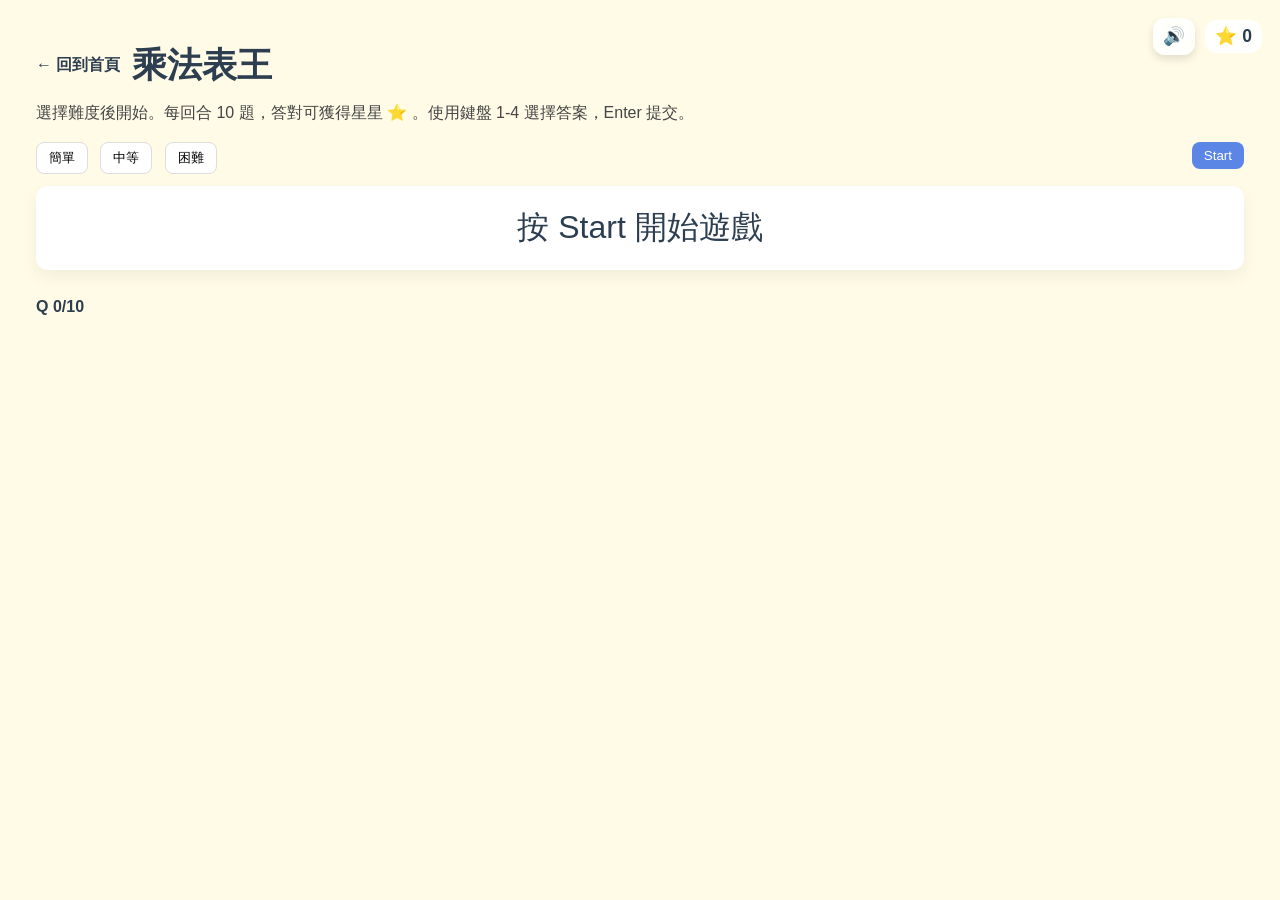
<file: multiplication-master.html>
<!DOCTYPE html>
<html lang="zh-TW">
<head>
  <meta charset="utf-8" />
  <meta name="viewport" content="width=device-width,initial-scale=1" />
  <title>乘法表王 - 豆豆數學</title>
  <style>
    body{font-family:Arial,sans-serif;margin:18px;padding:18px;background:#fffbe6;color:#2c3e50}
    header{display:flex;align-items:center;gap:12px}
    a.back{color:#2c3e50;text-decoration:none;font-weight:bold}
    h1{font-size:2.2rem;margin:6px 0}
    .instructions{margin:8px 0 18px;color:#444}
    .controls{margin-bottom:12px}
    .question{font-size:2rem;padding:20px;background:#ffffff;border-radius:12px;box-shadow:0 6px 18px rgba(0,0,0,0.06);text-align:center}
    .choices{display:grid;grid-template-columns:repeat(2,1fr);gap:10px;margin-top:14px}
    .choice{padding:12px;background:#f1f7ff;border-radius:10px;border:2px solid transparent;cursor:pointer;text-align:center;font-size:1.25rem}
    .choice:focus{outline:none;border-color:#5b86e5}
    .choice.correct{background:#dff7df;border-color:#38a169}
    .choice.wrong{background:#ffe6e6;border-color:#e53e3e}
    .footer{display:flex;justify-content:space-between;align-items:center;margin-top:14px}
    .progress{font-weight:bold}
    .result-modal{position:fixed;inset:0;background:rgba(0,0,0,0.45);display:flex;align-items:center;justify-content:center;visibility:hidden;opacity:0;transition:opacity .18s}
    .result-modal.show{visibility:visible;opacity:1}
    .modal-card{background:white;padding:18px;border-radius:12px;width:320px;text-align:center}
    button{cursor:pointer}
    .diff-btn{margin-right:8px;padding:6px 12px;border-radius:8px;border:1px solid #ddd;background:#fff}
  .global-ui { position: absolute; top: 18px; right: 18px; display: flex; gap: 10px; align-items: center; z-index: 1000; }
  .mute-btn { background: rgba(255,255,255,0.9); border: none; padding: 8px 10px; border-radius: 12px; font-size: 1.1em; cursor: pointer; box-shadow: 0 4px 8px rgba(0,0,0,0.12);} 
  .star-counter { background: rgba(255,255,255,0.95); padding: 6px 10px; border-radius: 12px; font-weight: bold; font-size: 1.1em; }
  .encouragement { position: absolute; left: 16px; top: -10px; background: rgba(255,255,255,0.95); padding: 8px 12px; border-radius: 12px; font-size: 1.1em; transform-origin: left top; box-shadow: 0 6px 14px rgba(0,0,0,0.15); pointer-events: none; opacity: 0; transition: transform 0.35s ease, opacity 0.35s ease; }
  .encouragement.show { opacity: 1; transform: translateY(-8px) scale(1); }
  .confetti-container { position: absolute; inset: 0; pointer-events: none; overflow: visible; z-index: 900; }
  .confetti-particle { position: absolute; width: 10px; height: 14px; border-radius: 2px; opacity: 0.95; transform-origin: center; will-change: transform, opacity; }
  .floating-star { position: absolute; font-size: 1.6em; pointer-events: none; animation: floatUp 900ms ease forwards; }
  @keyframes floatUp { 0% { transform: translateY(0) scale(1); opacity: 1;} 100% { transform: translateY(-60px) scale(1.2); opacity: 0;} }
  .performance-badge { font-size: 2em; margin-top: 8px; display: inline-block; }
  </style>
  <link rel="stylesheet" href="resource/game-core.css">
</head>
<body>
  <!-- BEGIN quick-wins global UI -->
  <div class="global-ui" aria-hidden="false">
    <button id="muteToggle" class="mute-btn" title="靜音/開聲">🔊</button>
    <div id="starCounter" class="star-counter">⭐ 0</div>
  </div>
  <div style="position: relative;">
    <div id="encouragement" class="encouragement" aria-live="polite"></div>
    <div id="confetti" class="confetti-container"></div>
  </div>
  <header>
    <a href="index.html" class="back">← 回到首頁</a>
    <h1>乘法表王</h1>
  </header>
  <p class="instructions">選擇難度後開始。每回合 10 題，答對可獲得星星 ⭐ 。使用鍵盤 1-4 選擇答案，Enter 提交。</p>

  <div class="controls">
    <button class="diff-btn" data-diff="easy">簡單</button>
    <button class="diff-btn" data-diff="medium">中等</button>
    <button class="diff-btn" data-diff="hard">困難</button>
    <button id="startBtn" style="float:right;padding:6px 12px;border-radius:8px;background:#5b86e5;color:white;border:none">Start</button>
  </div>

  <div id="playArea">
    <div id="questionWrap">
      <div id="question" class="question">按 Start 開始遊戲</div>
      <div id="choices" class="choices" role="list"></div>
    </div>
    <div class="footer">
      <div class="progress">Q <span id="cur">0</span>/10</div>
      <div id="feedback" aria-live="polite"></div>
    </div>
  </div>

  <div id="resultModal" class="result-modal" role="dialog" aria-modal="true">
    <div class="modal-card">
      <h2 id="resultTitle">成績</h2>
      <p id="resultSummary"></p>
      <div style="margin-top:12px">
        <button id="retryBtn">再一次</button>
        <a href="index.html" style="margin-left:8px"><button>回首頁</button></a>
      </div>
    </div>
  </div>

  <script src="resource/game-core.js"></script>
  <script>
  const Q = getQuickWins();

  // Game state
  const TOTAL = 10;
  let questions = [];
  let curIndex = 0;
  let score = 0;
  let difficulty = 'easy';

  // DOM
  const startBtn = document.getElementById('startBtn');
  const choicesEl = document.getElementById('choices');
  const questionEl = document.getElementById('question');
  const curEl = document.getElementById('cur');
  const feedback = document.getElementById('feedback');
  const modal = document.getElementById('resultModal');
  const resultSummary = document.getElementById('resultSummary');
  const retryBtn = document.getElementById('retryBtn');

  // Difficulty buttons
  document.querySelectorAll('.diff-btn').forEach(b=> b.addEventListener('click', ()=>{
    document.querySelectorAll('.diff-btn').forEach(x=>x.style.boxShadow='');
    b.style.boxShadow='inset 0 0 0 2px #5b86e5';
    difficulty = b.dataset.diff;
  }));

  function randInt(a,b){ return Math.floor(Math.random()*(b-a+1))+a }

  function makeQuestions(){
    questions = [];
    for (let i=0;i<TOTAL;i++){
      let a,b;
      if (difficulty==='easy') { a = randInt(1,5); b = randInt(1,5); }
      else if (difficulty==='medium') { a = randInt(2,9); b = randInt(2,9); }
      else { a = randInt(3,12); b = randInt(2,12); }
      const correct = a*b;
      // make three distractors
      const choices = new Set([correct]);
      while (choices.size < 4) {
        // plausible distractors
        const delta = randInt(-6,6);
        choices.add(Math.max(0, correct + delta));
      }
      const arr = Array.from(choices);
      // shuffle
      for (let j=arr.length-1;j>0;j--){ const k = Math.floor(Math.random()*(j+1)); [arr[j],arr[k]] = [arr[k],arr[j]] }
      questions.push({a,b,correct,choices:arr});
    }
  }

  function renderQuestion(){
    const q = questions[curIndex];
    questionEl.textContent = `${q.a} × ${q.b} = ?`;
    choicesEl.innerHTML = '';
    q.choices.forEach((c,i)=>{
      const btn = document.createElement('button');
      btn.className = 'choice';
      btn.setAttribute('data-index', i);
      btn.setAttribute('data-value', c);
      btn.textContent = `${i+1}. ${c}`;
      btn.addEventListener('click', ()=> handleAnswer(c, btn));
      btn.tabIndex = 0;
      choicesEl.appendChild(btn);
    });
    curEl.textContent = curIndex+1;
    feedback.textContent = '';
  }

  function handleAnswer(val, btnEl){
    const q = questions[curIndex];
    const correct = q.correct;
    // disable further clicks
    Array.from(choicesEl.children).forEach(b=>b.disabled = true);
    if (val === correct){
      btnEl.classList.add('correct');
      score++;
      Q.playCorrect();
      Q.awardStar(1);
      Q.encourage(true);
      feedback.textContent = '答對了！';
    } else {
      btnEl.classList.add('wrong');
      Q.playWrong();
      Q.encourage(false);
      feedback.textContent = `答錯，正確答案：${correct}`;
      // highlight correct choice
      Array.from(choicesEl.children).forEach(b=>{ if (parseInt(b.dataset.value,10) === correct) b.classList.add('correct') });
    }

    // next question after short delay
    setTimeout(()=>{
      curIndex++;
      if (curIndex < TOTAL) renderQuestion(); else showResult();
    }, 900);
  }

  function showResult(){
    resultSummary.textContent = `你答對 ${score} / ${TOTAL} 題`;
    modal.classList.add('show');
    // celebration if good
    if (score >= Math.ceil(TOTAL*0.7)){
      Q.confetti(); Q.playLevelUp();
    }
  }

  function startGame(){
    curIndex = 0; score = 0;
    makeQuestions();
    renderQuestion();
    modal.classList.remove('show');
    // focus first choice for keyboard
    setTimeout(()=> { const c = document.querySelector('.choice'); if (c) c.focus(); }, 120);
  }

  // keyboard support (1-4, Enter)
  document.addEventListener('keydown', function(e){
    if (modal.classList.contains('show')) return;
    if (!/^[1-4]$/.test(e.key) && e.key !== 'Enter') return;
    if (/^[1-4]$/.test(e.key)){
      const idx = parseInt(e.key,10)-1;
      const btn = choicesEl.children[idx];
      if (btn) btn.click();
    }
  });

  startBtn.addEventListener('click', function(){ Q.playClick(); startGame(); });
  retryBtn.addEventListener('click', function(){ Q.playClick(); startGame(); modal.classList.remove('show'); });

  </script>
</body>
</html>
</file>
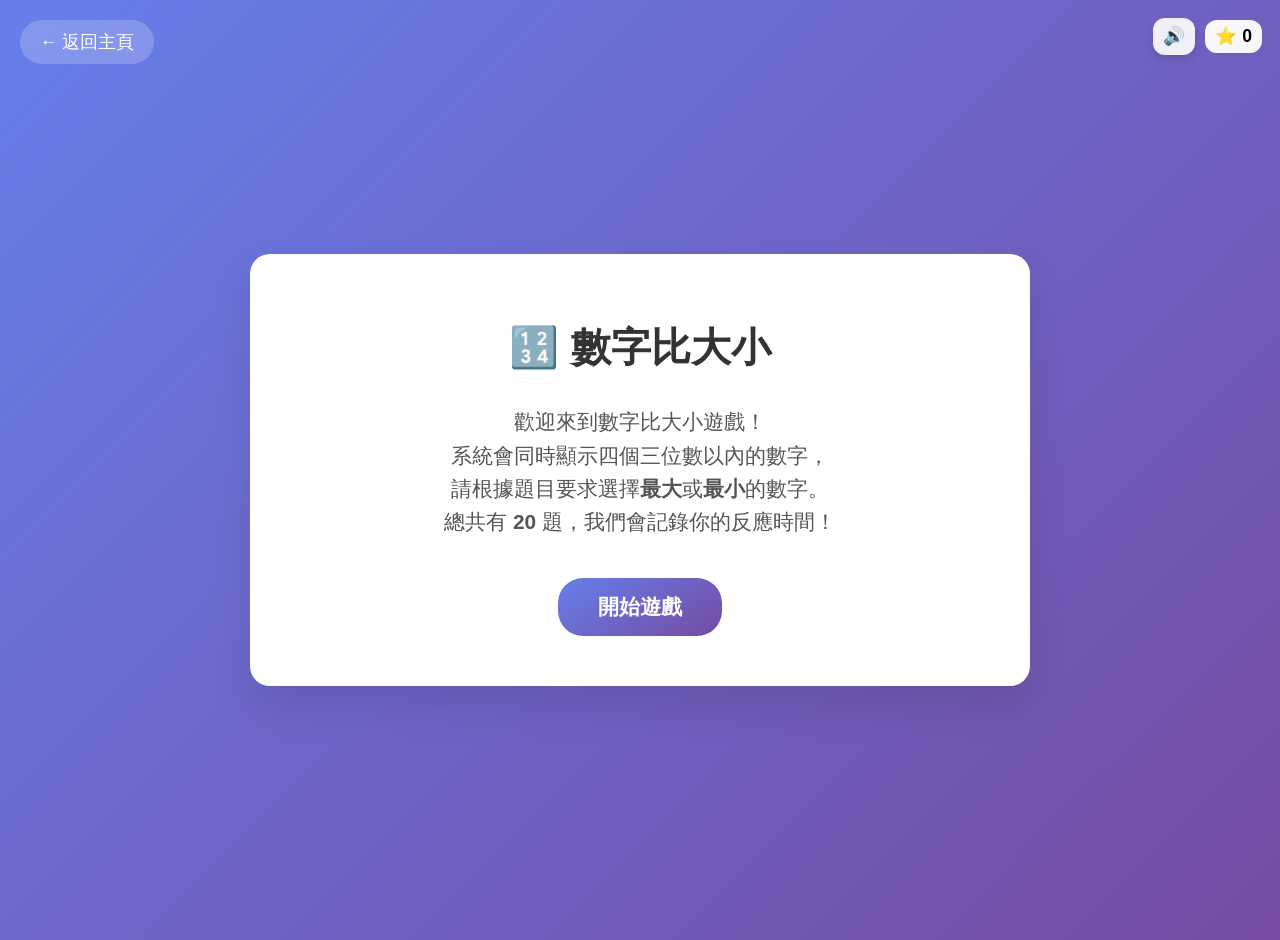
<file: number-compare.html>
<!DOCTYPE html>
<html lang="zh-TW">
<head>
    <meta charset="UTF-8">
    <meta name="viewport" content="width=device-width, initial-scale=1.0">
    <title>數字比大小 - 豆豆數學大挑戰</title>
    <style>
        body {
            font-family: 'Arial', sans-serif;
            background: linear-gradient(135deg, #667eea 0%, #764ba2 100%);
            margin: 0;
            padding: 20px;
            min-height: 100vh;
            display: flex;
            justify-content: center;
            align-items: center;
        }

        .container {
            background: white;
            border-radius: 20px;
            box-shadow: 0 20px 40px rgba(0,0,0,0.1);
            padding: 40px;
            text-align: center;
            max-width: 700px;
            width: 100%;
        }

        .back-button {
            position: absolute;
            top: 20px;
            left: 20px;
            background: rgba(255,255,255,0.2);
            color: white;
            border: none;
            padding: 10px 20px;
            border-radius: 25px;
            cursor: pointer;
            font-size: 1.1em;
            transition: all 0.3s ease;
            text-decoration: none;
            display: inline-block;
        }

        .back-button:hover {
            background: rgba(255,255,255,0.3);
            transform: translateY(-2px);
        }

        h1 {
            color: #333;
            margin-bottom: 30px;
            font-size: 2.5em;
        }

        .instruction {
            font-size: 1.3em;
            line-height: 1.6;
            color: #555;
            margin-bottom: 30px;
        }

        .stats {
            display: flex;
            justify-content: space-around;
            background: #f8f9fa;
            border-radius: 15px;
            padding: 20px;
            margin-bottom: 20px;
            box-shadow: inset 0 2px 10px rgba(0,0,0,0.1);
        }

        .stat-item {
            text-align: center;
        }

        .stat-item div:first-child {
            font-size: 0.9em;
            color: #666;
            margin-bottom: 5px;
        }

        .stat-value {
            font-size: 1.8em;
            font-weight: bold;
            color: #2c3e50;
        }

        .progress-bar {
            background: #ecf0f1;
            border-radius: 25px;
            height: 10px;
            margin-bottom: 30px;
            overflow: hidden;
        }

        .progress-fill {
            background: linear-gradient(145deg, #4ecdc4, #44a08d);
            height: 100%;
            border-radius: 25px;
            transition: width 0.3s ease;
            width: 0%;
        }

        .question-display {
            background: #f8f9fa;
            border-radius: 15px;
            padding: 30px;
            margin-bottom: 30px;
            box-shadow: inset 0 2px 10px rgba(0,0,0,0.1);
        }

        .question {
            font-size: 2em;
            color: #2c3e50;
            margin-bottom: 20px;
            font-weight: bold;
        }

        .timer {
            font-size: 1.2em;
            color: #e74c3c;
            font-weight: bold;
            margin-top: 10px;
        }

        .numbers-container {
            display: grid;
            grid-template-columns: repeat(2, 1fr);
            gap: 20px;
            max-width: 400px;
            margin: 30px auto;
        }

        .number-card {
            background: linear-gradient(145deg, #ff6b6b, #ee5a52);
            color: white;
            border: none;
            border-radius: 15px;
            padding: 30px 20px;
            font-size: 2.5em;
            font-weight: bold;
            cursor: pointer;
            transition: all 0.3s ease;
            user-select: none;
            box-shadow: 0 8px 15px rgba(238, 90, 82, 0.3);
        }

        .number-card:hover {
            transform: translateY(-5px);
            box-shadow: 0 12px 25px rgba(238, 90, 82, 0.4);
        }

        .number-card.correct {
            background: linear-gradient(145deg, #4caf50, #45a049);
            animation: correctPulse 0.6s ease;
        }

        .number-card.wrong {
            background: linear-gradient(145deg, #f44336, #da190b);
            animation: shake 0.6s ease;
        }

        @keyframes correctPulse {
            0% { transform: scale(1); }
            50% { transform: scale(1.1); }
            100% { transform: scale(1); }
        }

        @keyframes shake {
            0%, 100% { transform: translateX(0); }
            25% { transform: translateX(-10px); }
            75% { transform: translateX(10px); }
        }

        .start-btn, .restart-btn {
            background: linear-gradient(145deg, #667eea, #764ba2);
            color: white;
            border: none;
            padding: 15px 40px;
            font-size: 1.3em;
            border-radius: 25px;
            cursor: pointer;
            transition: all 0.3s ease;
            font-weight: bold;
            margin: 10px;
        }

        .start-btn:hover, .restart-btn:hover {
            transform: translateY(-2px);
            box-shadow: 0 10px 20px rgba(102, 126, 234, 0.3);
        }

        .final-results {
            background: #e8f5e8;
            border-radius: 15px;
            padding: 30px;
            margin-top: 20px;
            border-left: 5px solid #4caf50;
        }

        .final-results h2 {
            color: #2e7d32;
            margin-bottom: 20px;
        }

        .result-item {
            display: flex;
            justify-content: space-between;
            margin: 10px 0;
            font-size: 1.1em;
        }

        .hidden {
            display: none;
        }

        @media (max-width: 768px) {
            .container {
                padding: 20px;
                margin: 10px;
            }
            
            h1 {
                font-size: 2em;
            }
            
            .numbers-container {
                grid-template-columns: 1fr;
                max-width: 300px;
            }
            
            .number-card {
                font-size: 2em;
                padding: 20px;
            }
            
            .question {
                font-size: 1.5em;
            }
            
            .stats {
                flex-direction: column;
                gap: 10px;
            }
        }
    /* == BEGIN: quick-wins shared styles == */
    /* global UI */
    .global-ui { position: absolute; top: 18px; right: 18px; display: flex; gap: 10px; align-items: center; z-index: 1000; }
    .mute-btn { background: rgba(255,255,255,0.9); border: none; padding: 8px 10px; border-radius: 12px; font-size: 1.1em; cursor: pointer; box-shadow: 0 4px 8px rgba(0,0,0,0.12);} 
    .star-counter { background: rgba(255,255,255,0.95); padding: 6px 10px; border-radius: 12px; font-weight: bold; font-size: 1.1em; }
    .encouragement { position: absolute; left: 16px; top: -10px; background: rgba(255,255,255,0.95); padding: 8px 12px; border-radius: 12px; font-size: 1.1em; transform-origin: left top; box-shadow: 0 6px 14px rgba(0,0,0,0.15); pointer-events: none; opacity: 0; transition: transform 0.35s ease, opacity 0.35s ease; }
    .encouragement.show { opacity: 1; transform: translateY(-8px) scale(1); }

    /* confetti container and particle */
    .confetti-container { position: absolute; inset: 0; pointer-events: none; overflow: visible; z-index: 900; }
    .confetti-particle { position: absolute; width: 10px; height: 14px; border-radius: 2px; opacity: 0.95; transform-origin: center; will-change: transform, opacity; }

    /* floating +1 star */
    .floating-star { position: absolute; font-size: 1.6em; pointer-events: none; animation: floatUp 900ms ease forwards; }
    @keyframes floatUp { 0% { transform: translateY(0) scale(1); opacity: 1;} 100% { transform: translateY(-60px) scale(1.2); opacity: 0;} }

    /* tiny badge styling */
    .performance-badge { font-size: 2em; margin-top: 8px; display: inline-block; }

    /* keep animations short and accessible */
    /* == END: quick-wins shared styles == */

    </style>
</head>
<body>
    <a href="index.html" class="back-button">← 返回主頁</a>
    
    <div class="container">

        <!-- BEGIN quick-wins global UI -->
        <div class="global-ui" aria-hidden="false">
          <button id="muteToggle" class="mute-btn" title="靜音/開聲">🔊</button>
          <div id="starCounter" class="star-counter">⭐ 0</div>
        </div>

        <!-- encouragement bubble (positioned relative to container) -->
        <div style="position: relative;">
          <div id="encouragement" class="encouragement" aria-live="polite"></div>
          <div id="confetti" class="confetti-container"></div>
        </div>

        <!-- END quick-wins global UI -->

        <h1>🔢 數字比大小</h1>
        
        <div id="welcome-screen">
            <div class="instruction">
                <p>
                    歡迎來到數字比大小遊戲！<br>
                    系統會同時顯示四個三位數以內的數字，<br>
                    請根據題目要求選擇<strong>最大</strong>或<strong>最小</strong>的數字。<br>
                    總共有 <strong>20</strong> 題，我們會記錄你的反應時間！
                </p>
            </div>
            <button class="start-btn" onclick="startGame()">開始遊戲</button>
        </div>

        <div id="game-screen" class="hidden">
            <div class="stats">
                <div class="stat-item">
                    <div>題目</div>
                    <div class="stat-value" id="current-question">1</div>
                </div>
                <div class="stat-item">
                    <div>正確率</div>
                    <div class="stat-value" id="accuracy">100%</div>
                </div>
                <div class="stat-item">
                    <div>平均反應時間</div>
                    <div class="stat-value" id="avg-time">0.0秒</div>
                </div>
            </div>

            <div class="progress-bar">
                <div class="progress-fill" id="progress-fill"></div>
            </div>

            <div class="question-display">
                <div class="question" id="question">請選擇最大的數字</div>
                <div class="timer" id="timer">反應時間: 0.0秒</div>
            </div>

            <div class="numbers-container" id="numbersContainer">
                <!-- 數字卡片將由JavaScript生成 -->
            </div>
        </div>

        <div id="results-screen" class="hidden">
            <div class="final-results">
                <h2>🎉 遊戲完成！</h2>
                <div id="performance-badge" class="performance-badge" aria-hidden="true"></div>
                <div class="result-item">
                    <span>總題數:</span>
                    <span id="final-total">20</span>
                </div>
                <div class="result-item">
                    <span>正確答案:</span>
                    <span id="final-correct">0</span>
                </div>
                <div class="result-item">
                    <span>正確率:</span>
                    <span id="final-accuracy">0%</span>
                </div>
                <div class="result-item">
                    <span>總反應時間:</span>
                    <span id="final-total-time">0.0秒</span>
                </div>
                <div class="result-item">
                    <span>平均反應時間:</span>
                    <span id="final-avg-time">0.0秒</span>
                </div>
                <div class="result-item">
                    <span>最快反應時間:</span>
                    <span id="final-fastest">0.0秒</span>
                </div>
                <div class="result-item">
                    <span>最慢反應時間:</span>
                    <span id="final-slowest">0.0秒</span>
                </div>
                <button class="restart-btn" onclick="restartGame()">再玩一次</button>
            </div>
        </div>
    </div>

    <script>
        class NumberCompareGame {
            constructor() {
                this.currentNumbers = [];
                this.correctAnswer = 0;
                this.isAnswering = false;
                this.questionStartTime = 0;
                this.totalQuestions = 20;
                this.currentQuestion = 0;
                this.correctAnswers = 0;
                this.responseTimes = [];
                this.gameActive = false;
                this.timerInterval = null;
                this.startTime = 0;
            }

            generateRandomNumber() {
                return Math.floor(Math.random() * 999) + 1; // 1-999的三位數以內
            }

            startGame() {
                document.getElementById('welcome-screen').classList.add('hidden');
                document.getElementById('game-screen').classList.remove('hidden');
                
                this.currentQuestion = 0;
                this.correctAnswers = 0;
                this.responseTimes = [];
                
                this.nextQuestion();
            }

            generateQuestion() {
                // 檢查是否已完成20題
                if (this.currentQuestion >= this.totalQuestions) {
                    this.endGame();
                    return;
                }

                this.currentQuestion++;
                this.isAnswering = true;
                
                // 生成四個不同的隨機數字
                this.currentNumbers = [];
                while (this.currentNumbers.length < 4) {
                    const num = this.generateRandomNumber();
                    if (!this.currentNumbers.includes(num)) {
                        this.currentNumbers.push(num);
                    }
                }

                // 隨機決定要找最大還是最小的數字
                const isMax = Math.random() < 0.5;
                const questionText = isMax ? '請選擇最大的數字' : '請選擇最小的數字';
                document.getElementById('question').textContent = questionText;
                
                // 計算正確答案
                this.correctAnswer = isMax ? Math.max(...this.currentNumbers) : Math.min(...this.currentNumbers);
                
                // 生成數字卡片
                this.generateNumberCards();
                
                // 更新進度和統計
                this.updateProgress();
                this.updateCurrentQuestion();
                
                // 開始計時
                this.startTimer();
            }

            generateNumberCards() {
                const container = document.getElementById('numbersContainer');
                container.innerHTML = '';
                
                // 打亂數字順序
                const shuffledNumbers = [...this.currentNumbers].sort(() => Math.random() - 0.5);
                
                shuffledNumbers.forEach(number => {
                    const card = document.createElement('div');
                    card.className = 'number-card';
                    card.textContent = number;
                    card.onclick = () => this.selectNumber(number, card);
                    container.appendChild(card);
                });
            }

            selectNumber(selectedNumber, cardElement) {
                if (!this.isAnswering) return;
                
                this.isAnswering = false;
                this.stopTimer();
                
                const reactionTime = (Date.now() - this.questionStartTime) / 1000;
                this.responseTimes.push(reactionTime);
                
                // 檢查答案
                const isCorrect = selectedNumber === this.correctAnswer;
                
                // 標記所有卡片
                const allCards = document.querySelectorAll('.number-card');
                allCards.forEach(card => {
                    const cardNumber = parseInt(card.textContent);
                    if (cardNumber === this.correctAnswer) {
                        card.classList.add('correct');
                    } else if (card === cardElement && !isCorrect) {
                        card.classList.add('wrong');
                    }
                    card.onclick = null; // 禁用點擊
                });

                // --- Quick-wins feedback hooks ---
                if (isCorrect) {
                    if (window.QuickWins) {
                        window.QuickWins.playCorrect();
                        window.QuickWins.confetti();
                        window.QuickWins.encourage(true);
                        window.QuickWins.awardStar(1);
                    }
                } else {
                    if (window.QuickWins) {
                        window.QuickWins.playWrong();
                        window.QuickWins.encourage(false);
                    }
                }
                
                if (isCorrect) {
                    this.correctAnswers++;
                }
                
                this.updateStats();
                
                // 1.5秒後進入下一題
                setTimeout(() => {
                    this.nextQuestion();
                }, 1500);
            }

            startTimer() {
                this.questionStartTime = Date.now();
                this.gameActive = true;
                
                // 更新計時器顯示
                this.timerInterval = setInterval(() => {
                    if (this.gameActive) {
                        const elapsed = (Date.now() - this.questionStartTime) / 1000;
                        document.getElementById('timer').textContent = `反應時間: ${elapsed.toFixed(1)}秒`;
                    }
                }, 100);
            }

            stopTimer() {
                if (this.timerInterval) {
                    clearInterval(this.timerInterval);
                    this.timerInterval = null;
                }
                this.gameActive = false;
            }

            updateProgress() {
                const progress = (this.currentQuestion / this.totalQuestions) * 100;
                document.getElementById('progress-fill').style.width = progress + '%';
            }

            updateCurrentQuestion() {
                document.getElementById('current-question').textContent = this.currentQuestion;
            }

            updateStats() {
                const accuracy = ((this.correctAnswers / this.currentQuestion) * 100).toFixed(0);
                document.getElementById('accuracy').textContent = accuracy + '%';

                if (this.responseTimes.length > 0) {
                    const avgTime = this.responseTimes.reduce((a, b) => a + b, 0) / this.responseTimes.length;
                    document.getElementById('avg-time').textContent = avgTime.toFixed(1) + '秒';
                }
            }

            nextQuestion() {
                if (this.currentQuestion >= this.totalQuestions) {
                    this.endGame();
                } else {
                    this.generateQuestion();
                }
            }

            endGame() {
                this.stopTimer();
                document.getElementById('game-screen').classList.add('hidden');
                document.getElementById('results-screen').classList.remove('hidden');

                // 計算統計數據
                const totalTime = this.responseTimes.reduce((a, b) => a + b, 0);
                const avgTime = totalTime / this.responseTimes.length;
                const fastestTime = Math.min(...this.responseTimes);
                const slowestTime = Math.max(...this.responseTimes);
                const accuracy = ((this.correctAnswers / this.totalQuestions) * 100).toFixed(0);

                // 顯示最終結果
                document.getElementById('final-total').textContent = this.totalQuestions;
                document.getElementById('final-correct').textContent = this.correctAnswers;
                document.getElementById('final-accuracy').textContent = accuracy + '%';
                document.getElementById('final-total-time').textContent = totalTime.toFixed(1) + '秒';
                document.getElementById('final-avg-time').textContent = avgTime.toFixed(1) + '秒';
                document.getElementById('final-fastest').textContent = fastestTime.toFixed(1) + '秒';
                document.getElementById('final-slowest').textContent = slowestTime.toFixed(1) + '秒';

                // performance badge
                const accuracyVal = parseFloat(accuracy);
                const badgeEl = document.getElementById('performance-badge');
                if (badgeEl) {
                    if (accuracyVal >= 90) badgeEl.textContent = '🏅';
                    else if (accuracyVal >= 75) badgeEl.textContent = '🥈';
                    else badgeEl.textContent = '🥉';
                }
            }

            restartGame() {
                document.getElementById('results-screen').classList.add('hidden');
                document.getElementById('welcome-screen').classList.remove('hidden');
            }
        }

        // 創建遊戲實例
        const game = new NumberCompareGame();

        // 全域函數
        function startGame() {
            game.startGame();
        }

        function restartGame() {
            game.restartGame();
        }

        // 鍵盤支援
        document.addEventListener('keydown', function(event) {
            if (event.key === 'Escape') {
                window.location.href = 'index.html';
            }
        });
    </script>

<script>
// == BEGIN: quick-wins shared script ==
(function(){
  // localStorage keys
  const MUTED_KEY = 'math_test_muted';
  const SCORE_KEY = 'math_test_session_score';

  // --- SoundManager (Web Audio API, synthesized tones) ---
  const SoundManager = (function(){
    let ctx = null;
    let masterGain = null;
    let isMuted = (localStorage.getItem(MUTED_KEY) === 'true');

    function ensureCtx(){
      if (!ctx) {
        try {
          ctx = new (window.AudioContext || window.webkitAudioContext)();
          masterGain = ctx.createGain();
          masterGain.gain.value = isMuted ? 0 : 1;
          masterGain.connect(ctx.destination);
        } catch(e) {
          console.warn('AudioContext not available', e);
        }
      }
    }

    function resumeOnGesture(){
      if (!ctx) ensureCtx();
      if (ctx && ctx.state === 'suspended') { ctx.resume(); }
    }

    function setMuted(v){
      isMuted = !!v;
      localStorage.setItem(MUTED_KEY, isMuted ? 'true' : 'false');
      if (masterGain) masterGain.gain.value = isMuted ? 0 : 1;
      const btn = document.getElementById('muteToggle');
      if (btn) btn.textContent = isMuted ? '🔇' : '🔊';
    }

    function playTone(type){
      if (isMuted) return;
      ensureCtx();
      if (!ctx) return;

      const now = ctx.currentTime;
      // quick helpers
      function osc(time, freq, type='sine', dur=0.18){
        const o = ctx.createOscillator();
        const g = ctx.createGain();
        o.type = type;
        o.frequency.setValueAtTime(freq, time);
        g.gain.setValueAtTime(0.0001, time);
        g.gain.exponentialRampToValueAtTime(0.25, time + 0.01);
        g.gain.exponentialRampToValueAtTime(0.0001, time + dur);
        o.connect(g);
        g.connect(masterGain);
        o.start(time);
        o.stop(time + dur + 0.02);
      }

      if (type === 'correct'){
        // ascending arpeggio: three quick tones
        osc(now, 880, 'sine', 0.12);
        osc(now + 0.11, 1100, 'sine', 0.12);
        osc(now + 0.22, 1320, 'sine', 0.18);
      } else if (type === 'wrong'){
        // descending harsh buzz: sawtooth with short noise
        osc(now, 220, 'sawtooth', 0.18);
        osc(now + 0.05, 160, 'sawtooth', 0.18);
      } else if (type === 'levelup'){
        // simple fanfare
        osc(now, 660, 'triangle', 0.18);
        osc(now + 0.12, 880, 'triangle', 0.24);
        osc(now + 0.36, 1320, 'triangle', 0.34);
      } else if (type === 'click'){
        osc(now, 1000, 'sine', 0.12);
      }
    }

    // public API
    return {
      initOnFirstGesture: function(){
        // resume audio context on first user gesture (defensive)
        const once = () => { resumeOnGesture(); window.removeEventListener('pointerdown', once); };
        window.addEventListener('pointerdown', once);
      },
      play: playTone,
      setMuted: setMuted,
      isMuted: function(){ return isMuted; },
      _debug: function(){ return {ctx, masterGain}; }
    };
  })();

  // --- Confetti launcher (simple DOM particles) ---
  function launchConfetti(x=50, y=50, count=18){
    const container = document.getElementById('confetti');
    if (!container) return;
    const colors = ['#ffcc00','#ff6b6b','#4ecdc4','#5b86e5','#ff9ff3'];
    const rect = container.getBoundingClientRect();

    for (let i=0;i<count;i++){
      const p = document.createElement('div');
      p.className = 'confetti-particle';
      p.style.left = (x + (Math.random()*80-40)) + '%';
      p.style.top = (y + (Math.random()*10-10)) + '%';
      p.style.background = colors[Math.floor(Math.random()*colors.length)];
      const tilt = (Math.random()*360)|0;
      p.style.transform = `rotate(${tilt}deg)`;
      container.appendChild(p);

      // random velocity via transition using requestAnimationFrame
      const dx = (Math.random()*120-60);
      const dy = (80 + Math.random()*120);
      const rot = (Math.random()*720-360);
      const dur = 800 + Math.random()*600;

      requestAnimationFrame(()=>{
        p.animate([
          { transform: `translateY(0px) rotate(${tilt}deg)`, opacity: 1 },
          { transform: `translate(${dx}px, ${dy}px) rotate(${tilt+rot}deg)`, opacity: 0 }
        ], { duration: dur, easing: 'cubic-bezier(.2,.8,.2,1)' });
      });

      // remove after animation
      setTimeout(()=>{ p.remove(); }, 1600);
    }
  }

  // --- Encouragement messages ---
  const ENCOURAGEMENTS = [ '太厲害了！', '超強的！', '答對了！繼續衝！', '完美！', '你是數學天才！' ];
  function showEncouragement(isCorrect){
    const el = document.getElementById('encouragement');
    if (!el) return;
    el.textContent = isCorrect ? ENCOURAGEMENTS[Math.floor(Math.random()*ENCOURAGEMENTS.length)] : '沒關係，下次一定可以！';
    el.classList.add('show');
    setTimeout(()=> el.classList.remove('show'), 1200);
  }

  // --- Stars and session score ---
  function getSessionScore(){ return parseInt(localStorage.getItem(SCORE_KEY) || '0', 10); }
  function setSessionScore(v){ localStorage.setItem(SCORE_KEY, String(v)); updateStarUI(); }
  function addStar(num=1, fromX, fromY){
    const container = document.querySelector('.container') || document.body;
    const star = document.createElement('div');
    star.className = 'floating-star';
    star.style.left = (fromX || 90) + '%';
    star.style.top = (fromY || 10) + '%';
    star.textContent = '+1⭐';
    container.appendChild(star);
    setTimeout(()=> star.remove(), 950);
    setSessionScore(getSessionScore() + num);
    // small pulse on counter
    const counter = document.getElementById('starCounter');
    if (counter){ counter.animate([{ transform: 'scale(1)' }, { transform: 'scale(1.15)' }, { transform: 'scale(1)' }], { duration: 300 }); }
  }

  function updateStarUI(){
    const el = document.getElementById('starCounter');
    if (!el) return;
    el.textContent = '⭐ ' + getSessionScore();
  }

  // --- Mute toggle wiring ---
  function wireMuteButton(){
    const btn = document.getElementById('muteToggle');
    if (!btn) return;
    btn.addEventListener('click', function(e){
      // ensure AudioContext available on gesture
      SoundManager.initOnFirstGesture();
      const newMuted = ! (localStorage.getItem(MUTED_KEY) === 'true');
      SoundManager.setMuted(newMuted);
      updateStarUI();
    });
    // set initial state
    const m = localStorage.getItem(MUTED_KEY) === 'true';
    SoundManager.setMuted(m);
  }

  // initialize small behaviors on DOMContentLoaded
  document.addEventListener('DOMContentLoaded', function(){
    SoundManager.initOnFirstGesture(); // resume on first gesture
    wireMuteButton();
    updateStarUI();
    // resume UI hint
    const muteBtn = document.getElementById('muteToggle');
    if (muteBtn) muteBtn.textContent = SoundManager.isMuted() ? '🔇' : '🔊';
    // expose a tiny API for page scripts to call
    window.QuickWins = {
      playCorrect: function(){ SoundManager.play('correct'); },
      playWrong: function(){ SoundManager.play('wrong'); },
      playClick: function(){ SoundManager.play('click'); },
      playLevelUp: function(){ SoundManager.play('levelup'); },
      confetti: launchConfetti,
      encourage: showEncouragement,
      awardStar: addStar,
      setMuted: SoundManager.setMuted,
      isMuted: SoundManager.isMuted,
      updateStarUI: updateStarUI
    };
  });
})();
// == END: quick-wins shared script ==
</script>

</body>
</html>
</file>
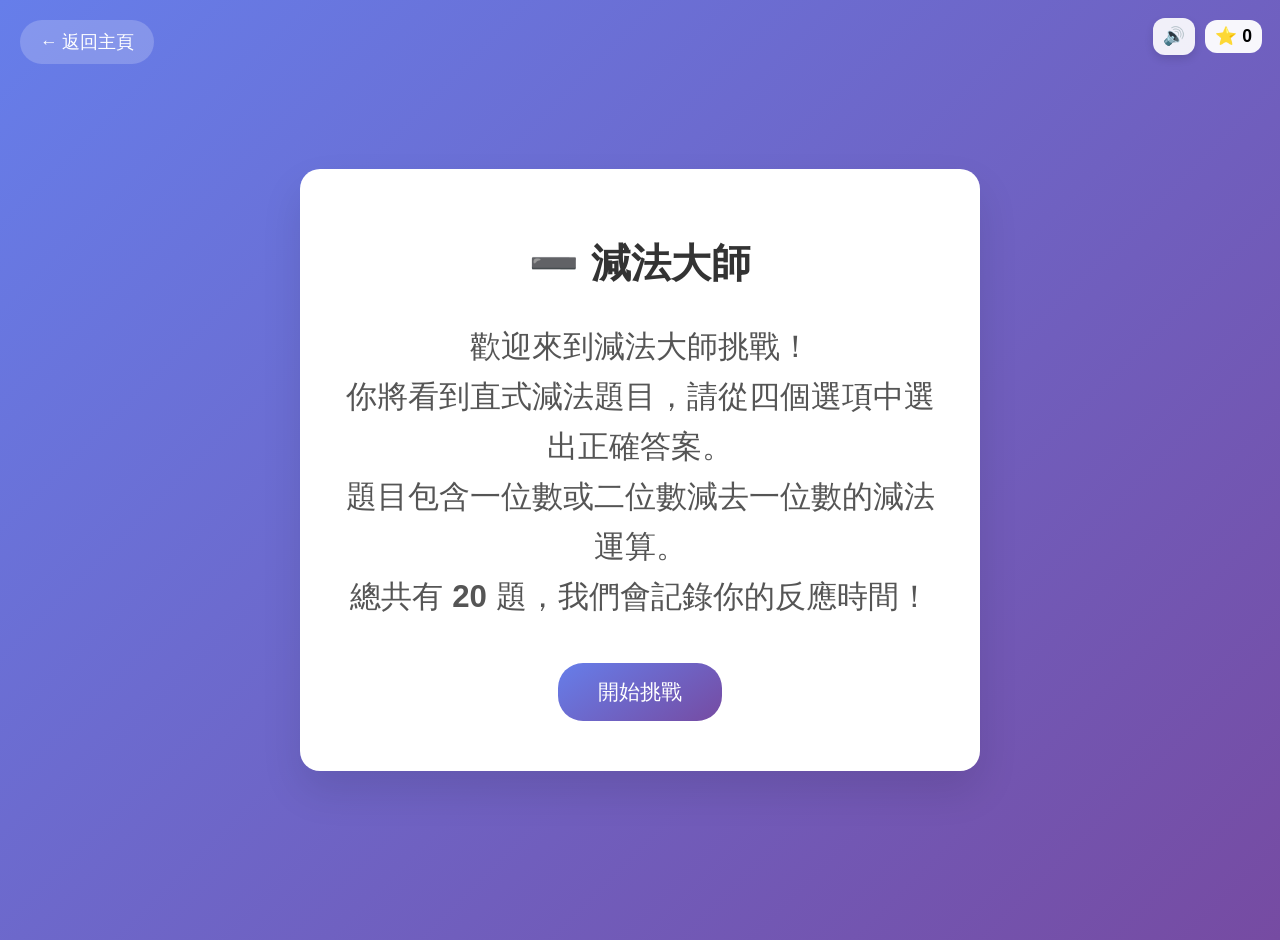
<file: subtraction-master.html>
<!DOCTYPE html>
<html lang="zh-TW">
<head>
    <meta charset="UTF-8">
    <meta name="viewport" content="width=device-width, initial-scale=1.0">
    <title>減法大師 - 豆豆數學大挑戰</title>
    <style>
        body {
            font-family: 'Arial', sans-serif;
            background: linear-gradient(135deg, #667eea 0%, #764ba2 100%);
            margin: 0;
            padding: 20px;
            min-height: 100vh;
            display: flex;
            justify-content: center;
            align-items: center;
        }

        .container {
            background: white;
            border-radius: 20px;
            box-shadow: 0 20px 40px rgba(0,0,0,0.1);
            padding: 40px;
            text-align: center;
            max-width: 600px;
            width: 100%;
        }

        .back-button {
            position: absolute;
            top: 20px;
            left: 20px;
            background: rgba(255,255,255,0.2);
            color: white;
            border: none;
            padding: 10px 20px;
            border-radius: 25px;
            cursor: pointer;
            font-size: 1.1em;
            transition: all 0.3s ease;
            text-decoration: none;
            display: inline-block;
        }

        .back-button:hover {
            background: rgba(255,255,255,0.3);
            transform: translateY(-2px);
        }

        h1 {
            color: #333;
            margin-bottom: 30px;
            font-size: 2.5em;
        }

        .game-area {
            margin-bottom: 30px;
        }

        .question-display {
            background: #f8f9fa;
            border-radius: 15px;
            padding: 40px;
            margin-bottom: 30px;
            box-shadow: inset 0 2px 10px rgba(0,0,0,0.1);
        }

        .subtraction-problem {
            font-family: 'Courier New', monospace;
            font-size: 3em;
            font-weight: bold;
            color: #2c3e50;
            margin: 20px 0;
            line-height: 1.2;
            white-space: pre;
        }

        .instruction {
            font-size: 1.5em;
            color: #666;
            margin-bottom: 10px;
        }

        .answer-options {
            display: grid;
            grid-template-columns: repeat(2, 1fr);
            gap: 15px;
            margin: 30px 0;
            max-width: 400px;
            margin-left: auto;
            margin-right: auto;
        }

        .answer-option {
            background: linear-gradient(145deg, #ff6b6b, #ee5a52);
            color: white;
            border: none;
            border-radius: 15px;
            padding: 20px;
            font-size: 2em;
            font-weight: bold;
            cursor: pointer;
            transition: all 0.3s ease;
            box-shadow: 0 8px 15px rgba(238, 90, 82, 0.3);
        }

        .answer-option:hover {
            transform: translateY(-5px);
            box-shadow: 0 12px 25px rgba(238, 90, 82, 0.4);
        }

        .answer-option:active {
            transform: translateY(-2px);
        }

        .correct {
            background: linear-gradient(145deg, #4ecdc4, #44a08d) !important;
            animation: correctAnswer 0.6s ease;
        }

        .wrong {
            background: linear-gradient(145deg, #ff4757, #c44569) !important;
            animation: wrongAnswer 0.6s ease;
        }

        @keyframes correctAnswer {
            0% { transform: scale(1); }
            50% { transform: scale(1.1); }
            100% { transform: scale(1); }
        }

        @keyframes wrongAnswer {
            0% { transform: translateX(0); }
            25% { transform: translateX(-10px); }
            75% { transform: translateX(10px); }
            100% { transform: translateX(0); }
        }

        .progress-bar {
            background: #e9ecef;
            border-radius: 10px;
            height: 20px;
            margin: 20px 0;
            overflow: hidden;
        }

        .progress-fill {
            background: linear-gradient(90deg, #36d1dc, #5b86e5);
            height: 100%;
            transition: width 0.3s ease;
            border-radius: 10px;
        }

        .stats {
            display: flex;
            justify-content: space-around;
            margin: 20px 0;
            font-size: 1.2em;
        }

        .stat-item {
            background: #f8f9fa;
            padding: 15px;
            border-radius: 10px;
            flex: 1;
            margin: 0 5px;
        }

        .stat-value {
            font-size: 1.5em;
            font-weight: bold;
            color: #2c3e50;
        }

        .start-btn, .restart-btn {
            background: linear-gradient(145deg, #667eea, #764ba2);
            color: white;
            border: none;
            padding: 15px 40px;
            font-size: 1.3em;
            border-radius: 25px;
            cursor: pointer;
            transition: all 0.3s ease;
            margin: 10px;
        }

        .start-btn:hover, .restart-btn:hover {
            transform: translateY(-2px);
            box-shadow: 0 10px 20px rgba(102, 126, 234, 0.3);
        }

        .final-results {
            background: #e8f5e8;
            border-radius: 15px;
            padding: 30px;
            margin-top: 20px;
            border-left: 5px solid #4caf50;
        }

        .final-results h2 {
            color: #2e7d32;
            margin-bottom: 20px;
        }

        .result-item {
            display: flex;
            justify-content: space-between;
            margin: 10px 0;
            font-size: 1.1em;
        }

        .hidden {
            display: none;
        }

        .timer {
            font-size: 1.2em;
            color: #e74c3c;
            font-weight: bold;
            margin-top: 10px;
        }

        @media (max-width: 768px) {
            .container {
                padding: 20px;
            }
            
            .subtraction-problem {
                font-size: 2.5em;
            }
            
            .answer-options {
                grid-template-columns: 1fr;
                max-width: 300px;
            }
            
            .answer-option {
                font-size: 1.8em;
                padding: 15px;
            }
        }
    /* == BEGIN: quick-wins shared styles == */
    /* global UI */
    .global-ui { position: absolute; top: 18px; right: 18px; display: flex; gap: 10px; align-items: center; z-index: 1000; }
    .mute-btn { background: rgba(255,255,255,0.9); border: none; padding: 8px 10px; border-radius: 12px; font-size: 1.1em; cursor: pointer; box-shadow: 0 4px 8px rgba(0,0,0,0.12);} 
    .star-counter { background: rgba(255,255,255,0.95); padding: 6px 10px; border-radius: 12px; font-weight: bold; font-size: 1.1em; }
    .encouragement { position: absolute; left: 16px; top: -10px; background: rgba(255,255,255,0.95); padding: 8px 12px; border-radius: 12px; font-size: 1.1em; transform-origin: left top; box-shadow: 0 6px 14px rgba(0,0,0,0.15); pointer-events: none; opacity: 0; transition: transform 0.35s ease, opacity 0.35s ease; }
    .encouragement.show { opacity: 1; transform: translateY(-8px) scale(1); }

    /* confetti container and particle */
    .confetti-container { position: absolute; inset: 0; pointer-events: none; overflow: visible; z-index: 900; }
    .confetti-particle { position: absolute; width: 10px; height: 14px; border-radius: 2px; opacity: 0.95; transform-origin: center; will-change: transform, opacity; }

    /* floating +1 star */
    .floating-star { position: absolute; font-size: 1.6em; pointer-events: none; animation: floatUp 900ms ease forwards; }
    @keyframes floatUp { 0% { transform: translateY(0) scale(1); opacity: 1;} 100% { transform: translateY(-60px) scale(1.2); opacity: 0;} }

    /* tiny badge styling */
    .performance-badge { font-size: 2em; margin-top: 8px; display: inline-block; }

    /* keep animations short and accessible */
    /* == END: quick-wins shared styles == */

    </style>
</head>
<body>
    <a href="index.html" class="back-button">← 返回主頁</a>
    
    <div class="container">

        <!-- BEGIN quick-wins global UI -->
        <div class="global-ui" aria-hidden="false">
          <button id="muteToggle" class="mute-btn" title="靜音/開聲">🔊</button>
          <div id="starCounter" class="star-counter">⭐ 0</div>
        </div>

        <!-- encouragement bubble (positioned relative to container) -->
        <div style="position: relative;">
          <div id="encouragement" class="encouragement" aria-live="polite"></div>
          <div id="confetti" class="confetti-container"></div>
        </div>

        <!-- END quick-wins global UI -->

        <h1>➖ 減法大師</h1>
        
        <div id="welcome-screen">
            <div class="instruction">
                <p style="font-size: 1.3em; line-height: 1.6; color: #555;">
                    歡迎來到減法大師挑戰！<br>
                    你將看到直式減法題目，請從四個選項中選出正確答案。<br>
                    題目包含一位數或二位數減去一位數的減法運算。<br>
                    總共有 <strong>20</strong> 題，我們會記錄你的反應時間！
                </p>
            </div>
            <button class="start-btn" onclick="startGame()">開始挑戰</button>
        </div>

        <div id="game-screen" class="hidden">
            <div class="stats">
                <div class="stat-item">
                    <div>題目</div>
                    <div class="stat-value" id="current-question">1</div>
                </div>
                <div class="stat-item">
                    <div>正確率</div>
                    <div class="stat-value" id="accuracy">100%</div>
                </div>
                <div class="stat-item">
                    <div>平均反應時間</div>
                    <div class="stat-value" id="avg-time">0.0秒</div>
                </div>
            </div>

            <div class="progress-bar">
                <div class="progress-fill" id="progress-fill"></div>
            </div>

            <div class="game-area">
                <div class="question-display">
                    <div class="subtraction-problem" id="subtraction-problem"></div>
                    <div class="instruction">請選擇正確的答案</div>
                    <div class="timer" id="timer">反應時間: 0.0秒</div>
                </div>

                <div class="answer-options" id="answer-options">
                    <!-- 答案選項將由 JavaScript 生成 -->
                </div>
            </div>
        </div>

        <div id="results-screen" class="hidden">
            <div class="final-results">
                <h2>🎉 挑戰完成！</h2>
                <div id="performance-badge" class="performance-badge" aria-hidden="true"></div>
                <div class="result-item">
                    <span>總題數:</span>
                    <span id="final-total">20</span>
                </div>
                <div class="result-item">
                    <span>正確答案:</span>
                    <span id="final-correct">0</span>
                </div>
                <div class="result-item">
                    <span>正確率:</span>
                    <span id="final-accuracy">0%</span>
                </div>
                <div class="result-item">
                    <span>總反應時間:</span>
                    <span id="final-total-time">0.0秒</span>
                </div>
                <div class="result-item">
                    <span>平均反應時間:</span>
                    <span id="final-avg-time">0.0秒</span>
                </div>
                <div class="result-item">
                    <span>最快反應時間:</span>
                    <span id="final-fastest">0.0秒</span>
                </div>
                <div class="result-item">
                    <span>最慢反應時間:</span>
                    <span id="final-slowest">0.0秒</span>
                </div>
            </div>
            <button class="restart-btn" onclick="restartGame()">重新挑戰</button>
            <a href="index.html" class="restart-btn" style="text-decoration: none; display: inline-block;">回到主頁</a>
        </div>
    </div>

    <script>
        class SubtractionMaster {
            constructor() {
                this.totalQuestions = 20;
                this.currentQuestion = 0;
                this.correctAnswers = 0;
                this.responseTimes = [];
                this.startTime = 0;
                this.num1 = 0;
                this.num2 = 0;
                this.correctAnswer = 0;
                this.gameActive = false;
                this.timerInterval = null;
            }

            startGame() {
                this.currentQuestion = 0;
                this.correctAnswers = 0;
                this.responseTimes = [];
                this.gameActive = true;

                document.getElementById('welcome-screen').classList.add('hidden');
                document.getElementById('results-screen').classList.add('hidden');
                document.getElementById('game-screen').classList.remove('hidden');

                this.nextQuestion();
            }

            nextQuestion() {
                if (this.currentQuestion >= this.totalQuestions) {
                    this.endGame();
                    return;
                }

                this.currentQuestion++;
                this.updateProgress();
                this.generateQuestion();
                this.generateOptions();
                this.startTimer();
            }

            generateQuestion() {
                // 生成第二個數字（1-9，一位數）
                this.num2 = Math.floor(Math.random() * 9) + 1;
                
                // 生成第一個數字，確保結果大於0
                // 最小值是 num2 + 1，最大值是 99
                const minNum1 = this.num2 + 1;
                const maxNum1 = 99;
                this.num1 = Math.floor(Math.random() * (maxNum1 - minNum1 + 1)) + minNum1;
                
                this.correctAnswer = this.num1 - this.num2;
                
                // 格式化直式顯示，確保個位數對齊
                const num1Str = this.num1.toString();
                const num2Str = this.num2.toString();
                
                // 計算對齊所需的空格
                const maxLength = Math.max(num1Str.length + 1, num2Str.length + 2); // +1 是因為減號
                
                let problemText = '';
                
                // 第一行：第一個數字，右對齊
                problemText += num1Str.padStart(maxLength) + '\n';
                
                // 第二行：減號和第二個數字，右對齊
                const secondLine = '- ' + num2Str;
                problemText += secondLine.padStart(maxLength) + '\n';
                
                // 第三行：底線
                problemText += '─'.repeat(maxLength) + '\n';
                
                // 第四行：問號（答案位置）
                problemText += '?'.padStart(maxLength);
                
                document.getElementById('subtraction-problem').textContent = problemText;
                document.getElementById('current-question').textContent = this.currentQuestion;
            }

            generateOptions() {
                const optionsContainer = document.getElementById('answer-options');
                optionsContainer.innerHTML = '';

                // 創建包含正確答案的選項陣列
                const options = [this.correctAnswer];
                
                // 添加3個錯誤答案
                while (options.length < 4) {
                    let wrongAnswer;
                    
                    // 生成接近正確答案的錯誤答案
                    const variation = Math.floor(Math.random() * 20) - 10; // -10 到 +9 的變化
                    wrongAnswer = this.correctAnswer + variation;
                    
                    // 確保錯誤答案不等於正確答案，且為正數，且不重複
                    if (wrongAnswer !== this.correctAnswer && wrongAnswer > 0 && !options.includes(wrongAnswer)) {
                        options.push(wrongAnswer);
                    }
                }

                // 如果無法生成足夠的錯誤答案，補充一些額外的選項
                while (options.length < 4) {
                    let wrongAnswer = Math.floor(Math.random() * Math.max(50, this.correctAnswer * 2)) + 1;
                    if (!options.includes(wrongAnswer)) {
                        options.push(wrongAnswer);
                    }
                }

                // 打亂選項順序
                this.shuffleArray(options);

                // 創建選項按鈕
                options.forEach(option => {
                    const button = document.createElement('button');
                    button.className = 'answer-option';
                    button.textContent = option;
                    button.onclick = () => this.selectAnswer(option, button);
                    optionsContainer.appendChild(button);
                });
            }

            shuffleArray(array) {
                for (let i = array.length - 1; i > 0; i--) {
                    const j = Math.floor(Math.random() * (i + 1));
                    [array[i], array[j]] = [array[j], array[i]];
                }
            }

            selectAnswer(selectedAnswer, buttonElement) {
                if (!this.gameActive) return;

                this.gameActive = false;
                this.stopTimer();

                const responseTime = (Date.now() - this.startTime) / 1000;
                this.responseTimes.push(responseTime);

                const isCorrect = selectedAnswer === this.correctAnswer;

                if (isCorrect) {
                    this.correctAnswers++;
                    buttonElement.classList.add('correct');
                } else {
                    buttonElement.classList.add('wrong');
                    // 標示正確答案
                    const buttons = document.querySelectorAll('.answer-option');
                    buttons.forEach(button => {
                        if (parseInt(button.textContent) === this.correctAnswer) {
                            button.classList.add('correct');
                        }
                    });
                }

                // --- Quick-wins feedback hooks ---
                if (isCorrect) {
                    if (window.QuickWins) {
                        window.QuickWins.playCorrect();
                        window.QuickWins.confetti();
                        window.QuickWins.encourage(true);
                        window.QuickWins.awardStar(1);
                    }
                } else {
                    if (window.QuickWins) {
                        window.QuickWins.playWrong();
                        window.QuickWins.encourage(false);
                    }
                }

                this.updateStats();

                // 1.5秒後進入下一題
                setTimeout(() => {
                    this.nextQuestion();
                }, 1500);
            }

            startTimer() {
                this.startTime = Date.now();
                this.gameActive = true;
                
                // 更新計時器顯示
                this.timerInterval = setInterval(() => {
                    if (this.gameActive) {
                        const elapsed = (Date.now() - this.startTime) / 1000;
                        document.getElementById('timer').textContent = `反應時間: ${elapsed.toFixed(1)}秒`;
                    }
                }, 100);
            }

            stopTimer() {
                if (this.timerInterval) {
                    clearInterval(this.timerInterval);
                    this.timerInterval = null;
                }
            }

            updateProgress() {
                const progress = (this.currentQuestion / this.totalQuestions) * 100;
                document.getElementById('progress-fill').style.width = progress + '%';
            }

            updateStats() {
                const accuracy = ((this.correctAnswers / this.currentQuestion) * 100).toFixed(0);
                document.getElementById('accuracy').textContent = accuracy + '%';

                if (this.responseTimes.length > 0) {
                    const avgTime = this.responseTimes.reduce((a, b) => a + b, 0) / this.responseTimes.length;
                    document.getElementById('avg-time').textContent = avgTime.toFixed(1) + '秒';
                }
            }

            endGame() {
                this.stopTimer();
                document.getElementById('game-screen').classList.add('hidden');
                document.getElementById('results-screen').classList.remove('hidden');

                // 計算統計數據
                const totalTime = this.responseTimes.reduce((a, b) => a + b, 0);
                const avgTime = totalTime / this.responseTimes.length;
                const fastestTime = Math.min(...this.responseTimes);
                const slowestTime = Math.max(...this.responseTimes);
                const accuracy = ((this.correctAnswers / this.totalQuestions) * 100).toFixed(0);

                // 顯示最終結果
                document.getElementById('final-total').textContent = this.totalQuestions;
                document.getElementById('final-correct').textContent = this.correctAnswers;
                document.getElementById('final-accuracy').textContent = accuracy + '%';
                document.getElementById('final-total-time').textContent = totalTime.toFixed(1) + '秒';
                document.getElementById('final-avg-time').textContent = avgTime.toFixed(1) + '秒';
                document.getElementById('final-fastest').textContent = fastestTime.toFixed(1) + '秒';
                document.getElementById('final-slowest').textContent = slowestTime.toFixed(1) + '秒';

                // performance badge
                const accuracyVal = parseFloat(accuracy);
                const badgeEl = document.getElementById('performance-badge');
                if (badgeEl) {
                    if (accuracyVal >= 90) badgeEl.textContent = '🏅';
                    else if (accuracyVal >= 75) badgeEl.textContent = '🥈';
                    else badgeEl.textContent = '🥉';
                }
            }

            restartGame() {
                document.getElementById('results-screen').classList.add('hidden');
                document.getElementById('welcome-screen').classList.remove('hidden');
            }
        }

        // 創建遊戲實例
        const game = new SubtractionMaster();

        // 全域函數
        function startGame() {
            game.startGame();
        }

        function restartGame() {
            game.restartGame();
        }
    </script>

<script>
// == BEGIN: quick-wins shared script ==
(function(){
  // localStorage keys
  const MUTED_KEY = 'math_test_muted';
  const SCORE_KEY = 'math_test_session_score';

  // --- SoundManager (Web Audio API, synthesized tones) ---
  const SoundManager = (function(){
    let ctx = null;
    let masterGain = null;
    let isMuted = (localStorage.getItem(MUTED_KEY) === 'true');

    function ensureCtx(){
      if (!ctx) {
        try {
          ctx = new (window.AudioContext || window.webkitAudioContext)();
          masterGain = ctx.createGain();
          masterGain.gain.value = isMuted ? 0 : 1;
          masterGain.connect(ctx.destination);
        } catch(e) {
          console.warn('AudioContext not available', e);
        }
      }
    }

    function resumeOnGesture(){
      if (!ctx) ensureCtx();
      if (ctx && ctx.state === 'suspended') { ctx.resume(); }
    }

    function setMuted(v){
      isMuted = !!v;
      localStorage.setItem(MUTED_KEY, isMuted ? 'true' : 'false');
      if (masterGain) masterGain.gain.value = isMuted ? 0 : 1;
      const btn = document.getElementById('muteToggle');
      if (btn) btn.textContent = isMuted ? '🔇' : '🔊';
    }

    function playTone(type){
      if (isMuted) return;
      ensureCtx();
      if (!ctx) return;

      const now = ctx.currentTime;
      // quick helpers
      function osc(time, freq, type='sine', dur=0.18){
        const o = ctx.createOscillator();
        const g = ctx.createGain();
        o.type = type;
        o.frequency.setValueAtTime(freq, time);
        g.gain.setValueAtTime(0.0001, time);
        g.gain.exponentialRampToValueAtTime(0.25, time + 0.01);
        g.gain.exponentialRampToValueAtTime(0.0001, time + dur);
        o.connect(g);
        g.connect(masterGain);
        o.start(time);
        o.stop(time + dur + 0.02);
      }

      if (type === 'correct'){
        // ascending arpeggio: three quick tones
        osc(now, 880, 'sine', 0.12);
        osc(now + 0.11, 1100, 'sine', 0.12);
        osc(now + 0.22, 1320, 'sine', 0.18);
      } else if (type === 'wrong'){
        // descending harsh buzz: sawtooth with short noise
        osc(now, 220, 'sawtooth', 0.18);
        osc(now + 0.05, 160, 'sawtooth', 0.18);
      } else if (type === 'levelup'){
        // simple fanfare
        osc(now, 660, 'triangle', 0.18);
        osc(now + 0.12, 880, 'triangle', 0.24);
        osc(now + 0.36, 1320, 'triangle', 0.34);
      } else if (type === 'click'){
        osc(now, 1000, 'sine', 0.12);
      }
    }

    // public API
    return {
      initOnFirstGesture: function(){
        // resume audio context on first user gesture (defensive)
        const once = () => { resumeOnGesture(); window.removeEventListener('pointerdown', once); };
        window.addEventListener('pointerdown', once);
      },
      play: playTone,
      setMuted: setMuted,
      isMuted: function(){ return isMuted; },
      _debug: function(){ return {ctx, masterGain}; }
    };
  })();

  // --- Confetti launcher (simple DOM particles) ---
  function launchConfetti(x=50, y=50, count=18){
    const container = document.getElementById('confetti');
    if (!container) return;
    const colors = ['#ffcc00','#ff6b6b','#4ecdc4','#5b86e5','#ff9ff3'];
    const rect = container.getBoundingClientRect();

    for (let i=0;i<count;i++){
      const p = document.createElement('div');
      p.className = 'confetti-particle';
      p.style.left = (x + (Math.random()*80-40)) + '%';
      p.style.top = (y + (Math.random()*10-10)) + '%';
      p.style.background = colors[Math.floor(Math.random()*colors.length)];
      const tilt = (Math.random()*360)|0;
      p.style.transform = `rotate(${tilt}deg)`;
      container.appendChild(p);

      // random velocity via transition using requestAnimationFrame
      const dx = (Math.random()*120-60);
      const dy = (80 + Math.random()*120);
      const rot = (Math.random()*720-360);
      const dur = 800 + Math.random()*600;

      requestAnimationFrame(()=>{
        p.animate([
          { transform: `translateY(0px) rotate(${tilt}deg)`, opacity: 1 },
          { transform: `translate(${dx}px, ${dy}px) rotate(${tilt+rot}deg)`, opacity: 0 }
        ], { duration: dur, easing: 'cubic-bezier(.2,.8,.2,1)' });
      });

      // remove after animation
      setTimeout(()=>{ p.remove(); }, 1600);
    }
  }

  // --- Encouragement messages ---
  const ENCOURAGEMENTS = [ '太厲害了！', '超強的！', '答對了！繼續衝！', '完美！', '你是數學天才！' ];
  function showEncouragement(isCorrect){
    const el = document.getElementById('encouragement');
    if (!el) return;
    el.textContent = isCorrect ? ENCOURAGEMENTS[Math.floor(Math.random()*ENCOURAGEMENTS.length)] : '沒關係，下次一定可以！';
    el.classList.add('show');
    setTimeout(()=> el.classList.remove('show'), 1200);
  }

  // --- Stars and session score ---
  function getSessionScore(){ return parseInt(localStorage.getItem(SCORE_KEY) || '0', 10); }
  function setSessionScore(v){ localStorage.setItem(SCORE_KEY, String(v)); updateStarUI(); }
  function addStar(num=1, fromX, fromY){
    const container = document.querySelector('.container') || document.body;
    const star = document.createElement('div');
    star.className = 'floating-star';
    star.style.left = (fromX || 90) + '%';
    star.style.top = (fromY || 10) + '%';
    star.textContent = '+1⭐';
    container.appendChild(star);
    setTimeout(()=> star.remove(), 950);
    setSessionScore(getSessionScore() + num);
    // small pulse on counter
    const counter = document.getElementById('starCounter');
    if (counter){ counter.animate([{ transform: 'scale(1)' }, { transform: 'scale(1.15)' }, { transform: 'scale(1)' }], { duration: 300 }); }
  }

  function updateStarUI(){
    const el = document.getElementById('starCounter');
    if (!el) return;
    el.textContent = '⭐ ' + getSessionScore();
  }

  // --- Mute toggle wiring ---
  function wireMuteButton(){
    const btn = document.getElementById('muteToggle');
    if (!btn) return;
    btn.addEventListener('click', function(e){
      // ensure AudioContext available on gesture
      SoundManager.initOnFirstGesture();
      const newMuted = ! (localStorage.getItem(MUTED_KEY) === 'true');
      SoundManager.setMuted(newMuted);
      updateStarUI();
    });
    // set initial state
    const m = localStorage.getItem(MUTED_KEY) === 'true';
    SoundManager.setMuted(m);
  }

  // initialize small behaviors on DOMContentLoaded
  document.addEventListener('DOMContentLoaded', function(){
    SoundManager.initOnFirstGesture(); // resume on first gesture
    wireMuteButton();
    updateStarUI();
    // resume UI hint
    const muteBtn = document.getElementById('muteToggle');
    if (muteBtn) muteBtn.textContent = SoundManager.isMuted() ? '🔇' : '🔊';
    // expose a tiny API for page scripts to call
    window.QuickWins = {
      playCorrect: function(){ SoundManager.play('correct'); },
      playWrong: function(){ SoundManager.play('wrong'); },
      playClick: function(){ SoundManager.play('click'); },
      playLevelUp: function(){ SoundManager.play('levelup'); },
      confetti: launchConfetti,
      encourage: showEncouragement,
      awardStar: addStar,
      setMuted: SoundManager.setMuted,
      isMuted: SoundManager.isMuted,
      updateStarUI: updateStarUI
    };
  });
})();
// == END: quick-wins shared script ==
</script>

</body>
</html>
</file>
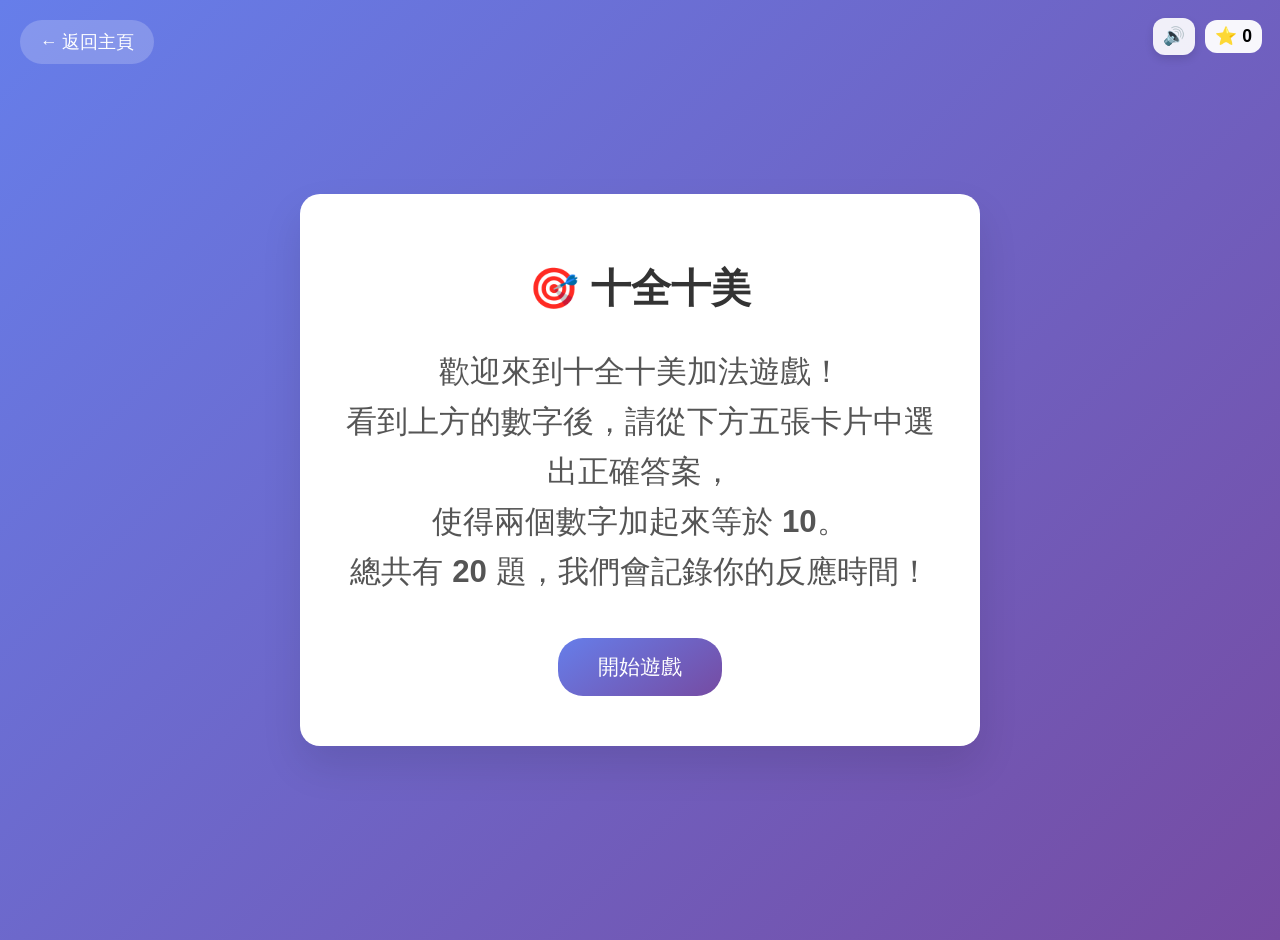
<file: ten-perfect.html>
<!DOCTYPE html>
<html lang="zh-TW">
<head>
    <meta charset="UTF-8">
    <meta name="viewport" content="width=device-width, initial-scale=1.0">
    <title>十全十美 - 豆豆數學大挑戰</title>
    <style>
        body {
            font-family: 'Arial', sans-serif;
            background: linear-gradient(135deg, #667eea 0%, #764ba2 100%);
            margin: 0;
            padding: 20px;
            min-height: 100vh;
            display: flex;
            justify-content: center;
            align-items: center;
        }

        .container {
            background: white;
            border-radius: 20px;
            box-shadow: 0 20px 40px rgba(0,0,0,0.1);
            padding: 40px;
            text-align: center;
            max-width: 600px;
            width: 100%;
        }

        .back-button {
            position: absolute;
            top: 20px;
            left: 20px;
            background: rgba(255,255,255,0.2);
            color: white;
            border: none;
            padding: 10px 20px;
            border-radius: 25px;
            cursor: pointer;
            font-size: 1.1em;
            transition: all 0.3s ease;
            text-decoration: none;
            display: inline-block;
        }

        .back-button:hover {
            background: rgba(255,255,255,0.3);
            transform: translateY(-2px);
        }

        h1 {
            color: #333;
            margin-bottom: 30px;
            font-size: 2.5em;
        }

        .game-area {
            margin-bottom: 30px;
        }

        .question-display {
            background: #f8f9fa;
            border-radius: 15px;
            padding: 40px;
            margin-bottom: 30px;
            box-shadow: inset 0 2px 10px rgba(0,0,0,0.1);
        }

        .target-number {
            font-size: 6em;
            font-weight: bold;
            color: #2c3e50;
            margin-bottom: 20px;
        }

        .instruction {
            font-size: 1.5em;
            color: #666;
            margin-bottom: 10px;
        }

        .cards-container {
            display: flex;
            justify-content: center;
            gap: 15px;
            margin: 30px 0;
            flex-wrap: wrap;
        }

        .number-card {
            background: linear-gradient(145deg, #ff6b6b, #ee5a52);
            color: white;
            border: none;
            border-radius: 15px;
            width: 80px;
            height: 80px;
            font-size: 2.5em;
            font-weight: bold;
            cursor: pointer;
            transition: all 0.3s ease;
            box-shadow: 0 8px 15px rgba(238, 90, 82, 0.3);
        }

        .number-card:hover {
            transform: translateY(-5px);
            box-shadow: 0 12px 25px rgba(238, 90, 82, 0.4);
        }

        .number-card:active {
            transform: translateY(-2px);
        }

        .correct {
            background: linear-gradient(145deg, #4ecdc4, #44a08d) !important;
            animation: correctAnswer 0.6s ease;
        }

        .wrong {
            background: linear-gradient(145deg, #ff4757, #c44569) !important;
            animation: wrongAnswer 0.6s ease;
        }

        @keyframes correctAnswer {
            0% { transform: scale(1); }
            50% { transform: scale(1.1); }
            100% { transform: scale(1); }
        }

        @keyframes wrongAnswer {
            0% { transform: translateX(0); }
            25% { transform: translateX(-10px); }
            75% { transform: translateX(10px); }
            100% { transform: translateX(0); }
        }

        .progress-bar {
            background: #e9ecef;
            border-radius: 10px;
            height: 20px;
            margin: 20px 0;
            overflow: hidden;
        }

        .progress-fill {
            background: linear-gradient(90deg, #36d1dc, #5b86e5);
            height: 100%;
            transition: width 0.3s ease;
            border-radius: 10px;
        }

        .stats {
            display: flex;
            justify-content: space-around;
            margin: 20px 0;
            font-size: 1.2em;
        }

        .stat-item {
            background: #f8f9fa;
            padding: 15px;
            border-radius: 10px;
            flex: 1;
            margin: 0 5px;
        }

        .stat-value {
            font-size: 1.5em;
            font-weight: bold;
            color: #2c3e50;
        }

        .start-btn, .restart-btn {
            background: linear-gradient(145deg, #667eea, #764ba2);
            color: white;
            border: none;
            padding: 15px 40px;
            font-size: 1.3em;
            border-radius: 25px;
            cursor: pointer;
            transition: all 0.3s ease;
            margin: 10px;
        }

        .start-btn:hover, .restart-btn:hover {
            transform: translateY(-2px);
            box-shadow: 0 10px 20px rgba(102, 126, 234, 0.3);
        }

        .final-results {
            background: #e8f5e8;
            border-radius: 15px;
            padding: 30px;
            margin-top: 20px;
            border-left: 5px solid #4caf50;
        }

        .final-results h2 {
            color: #2e7d32;
            margin-bottom: 20px;
        }

        .result-item {
            display: flex;
            justify-content: space-between;
            margin: 10px 0;
            font-size: 1.1em;
        }

        .hidden {
            display: none;
        }

        .timer {
            font-size: 1.2em;
            color: #e74c3c;
            font-weight: bold;
            margin-top: 10px;
        }
    /* == BEGIN: quick-wins shared styles == */
    /* global UI */
    .global-ui { position: absolute; top: 18px; right: 18px; display: flex; gap: 10px; align-items: center; z-index: 1000; }
    .mute-btn { background: rgba(255,255,255,0.9); border: none; padding: 8px 10px; border-radius: 12px; font-size: 1.1em; cursor: pointer; box-shadow: 0 4px 8px rgba(0,0,0,0.12);} 
    .star-counter { background: rgba(255,255,255,0.95); padding: 6px 10px; border-radius: 12px; font-weight: bold; font-size: 1.1em; }
    .encouragement { position: absolute; left: 16px; top: -10px; background: rgba(255,255,255,0.95); padding: 8px 12px; border-radius: 12px; font-size: 1.1em; transform-origin: left top; box-shadow: 0 6px 14px rgba(0,0,0,0.15); pointer-events: none; opacity: 0; transition: transform 0.35s ease, opacity 0.35s ease; }
    .encouragement.show { opacity: 1; transform: translateY(-8px) scale(1); }

    /* confetti container and particle */
    .confetti-container { position: absolute; inset: 0; pointer-events: none; overflow: visible; z-index: 900; }
    .confetti-particle { position: absolute; width: 10px; height: 14px; border-radius: 2px; opacity: 0.95; transform-origin: center; will-change: transform, opacity; }

    /* floating +1 star */
    .floating-star { position: absolute; font-size: 1.6em; pointer-events: none; animation: floatUp 900ms ease forwards; }
    @keyframes floatUp { 0% { transform: translateY(0) scale(1); opacity: 1;} 100% { transform: translateY(-60px) scale(1.2); opacity: 0;} }

    /* tiny badge styling */
    .performance-badge { font-size: 2em; margin-top: 8px; display: inline-block; }

    /* keep animations short and accessible */
    /* == END: quick-wins shared styles == */

    </style>
</head>
<body>
    <a href="index.html" class="back-button">← 返回主頁</a>
    
    <div class="container">

        <!-- BEGIN quick-wins global UI -->
        <div class="global-ui" aria-hidden="false">
          <button id="muteToggle" class="mute-btn" title="靜音/開聲">🔊</button>
          <div id="starCounter" class="star-counter">⭐ 0</div>
        </div>

        <!-- encouragement bubble (positioned relative to container) -->
        <div style="position: relative;">
          <div id="encouragement" class="encouragement" aria-live="polite"></div>
          <div id="confetti" class="confetti-container"></div>
        </div>

        <!-- END quick-wins global UI -->

        <h1>🎯 十全十美</h1>
        
        <div id="welcome-screen">
            <div class="instruction">
                <p style="font-size: 1.3em; line-height: 1.6; color: #555;">
                    歡迎來到十全十美加法遊戲！<br>
                    看到上方的數字後，請從下方五張卡片中選出正確答案，<br>
                    使得兩個數字加起來等於 <strong>10</strong>。<br>
                    總共有 <strong>20</strong> 題，我們會記錄你的反應時間！
                </p>
            </div>
            <button class="start-btn" onclick="startGame()">開始遊戲</button>
        </div>

        <div id="game-screen" class="hidden">
            <div class="stats">
                <div class="stat-item">
                    <div>題目</div>
                    <div class="stat-value" id="current-question">1</div>
                </div>
                <div class="stat-item">
                    <div>正確率</div>
                    <div class="stat-value" id="accuracy">100%</div>
                </div>
                <div class="stat-item">
                    <div>平均反應時間</div>
                    <div class="stat-value" id="avg-time">0.0秒</div>
                </div>
            </div>

            <div class="progress-bar">
                <div class="progress-fill" id="progress-fill"></div>
            </div>

            <div class="game-area">
                <div class="question-display">
                    <div class="target-number" id="target-number">5</div>
                    <div class="instruction">請選擇一個數字，使得兩數相加等於 10</div>
                    <div class="timer" id="timer">反應時間: 0.0秒</div>
                </div>

                <div class="cards-container" id="cards-container">
                    <!-- 數字卡片將由 JavaScript 生成 -->
                </div>
            </div>
        </div>

        <div id="results-screen" class="hidden">
            <div class="final-results">
                <h2>🎉 遊戲完成！</h2>
                <div id="performance-badge" class="performance-badge" aria-hidden="true"></div>
                <div class="result-item">
                    <span>總題數:</span>
                    <span id="final-total">20</span>
                </div>
                <div class="result-item">
                    <span>正確答案:</span>
                    <span id="final-correct">0</span>
                </div>
                <div class="result-item">
                    <span>正確率:</span>
                    <span id="final-accuracy">0%</span>
                </div>
                <div class="result-item">
                    <span>總反應時間:</span>
                    <span id="final-total-time">0.0秒</span>
                </div>
                <div class="result-item">
                    <span>平均反應時間:</span>
                    <span id="final-avg-time">0.0秒</span>
                </div>
                <div class="result-item">
                    <span>最快反應時間:</span>
                    <span id="final-fastest">0.0秒</span>
                </div>
                <div class="result-item">
                    <span>最慢反應時間:</span>
                    <span id="final-slowest">0.0秒</span>
                </div>
            </div>
            <button class="restart-btn" onclick="restartGame()">重新挑戰</button>
            <a href="index.html" class="restart-btn" style="text-decoration: none; display: inline-block;">回到主頁</a>
        </div>
    </div>

    <script>
        class MathSpeedTest {
            constructor() {
                this.totalQuestions = 20;
                this.currentQuestion = 0;
                this.correctAnswers = 0;
                this.responseTimes = [];
                this.startTime = 0;
                this.targetNumber = 0;
                this.correctAnswer = 0;
                this.gameActive = false;
                this.timerInterval = null;
            }

            startGame() {
                this.currentQuestion = 0;
                this.correctAnswers = 0;
                this.responseTimes = [];
                this.gameActive = true;

                document.getElementById('welcome-screen').classList.add('hidden');
                document.getElementById('results-screen').classList.add('hidden');
                document.getElementById('game-screen').classList.remove('hidden');

                this.nextQuestion();
            }

            nextQuestion() {
                if (this.currentQuestion >= this.totalQuestions) {
                    this.endGame();
                    return;
                }

                this.currentQuestion++;
                this.updateProgress();
                this.generateQuestion();
                this.generateCards();
                this.startTimer();
            }

            generateQuestion() {
                // 生成 1-9 的隨機數字
                this.targetNumber = Math.floor(Math.random() * 9) + 1;
                this.correctAnswer = 10 - this.targetNumber;
                
                document.getElementById('target-number').textContent = this.targetNumber;
                document.getElementById('current-question').textContent = this.currentQuestion;
            }

            generateCards() {
                const cardsContainer = document.getElementById('cards-container');
                cardsContainer.innerHTML = '';

                // 創建包含正確答案的數字陣列
                const numbers = [this.correctAnswer];
                
                // 添加4個錯誤答案（1-9之間，不重複，不包含正確答案）
                while (numbers.length < 5) {
                    const randomNum = Math.floor(Math.random() * 9) + 1;
                    if (!numbers.includes(randomNum)) {
                        numbers.push(randomNum);
                    }
                }

                // 打亂陣列順序
                this.shuffleArray(numbers);

                // 創建卡片
                numbers.forEach(number => {
                    const card = document.createElement('button');
                    card.className = 'number-card';
                    card.textContent = number;
                    card.onclick = () => this.selectAnswer(number, card);
                    cardsContainer.appendChild(card);
                });
            }

            shuffleArray(array) {
                for (let i = array.length - 1; i > 0; i--) {
                    const j = Math.floor(Math.random() * (i + 1));
                    [array[i], array[j]] = [array[j], array[i]];
                }
            }

            selectAnswer(selectedNumber, cardElement) {
                if (!this.gameActive) return;

                this.gameActive = false;
                this.stopTimer();

                const responseTime = (Date.now() - this.startTime) / 1000;
                this.responseTimes.push(responseTime);

                const isCorrect = selectedNumber === this.correctAnswer;

                if (isCorrect) {
                    this.correctAnswers++;
                    cardElement.classList.add('correct');
                } else {
                    cardElement.classList.add('wrong');
                    // 標示正確答案
                    const cards = document.querySelectorAll('.number-card');
                    cards.forEach(card => {
                        if (parseInt(card.textContent) === this.correctAnswer) {
                            card.classList.add('correct');
                        }
                    });
                }

                // --- Quick-wins feedback hooks ---
                const rect = cardElement && cardElement.getBoundingClientRect && cardElement.getBoundingClientRect();
                const ctxCoord = rect ? { x: (rect.left + rect.width/2) / window.innerWidth * 100, y: (rect.top + rect.height/2) / window.innerHeight * 100 } : undefined;
                if (isCorrect) {
                    if (window.QuickWins) {
                        window.QuickWins.playCorrect();
                        window.QuickWins.confetti();
                        window.QuickWins.encourage(true);
                        window.QuickWins.awardStar(1, ctxCoord && ctxCoord.x, ctxCoord && ctxCoord.y);
                    }
                    if (window.Gamify) {
                        window.Gamify.onCorrect(ctxCoord);
                    }
                } else {
                    if (window.QuickWins) {
                        window.QuickWins.playWrong();
                        window.QuickWins.encourage(false);
                    }
                    if (window.Gamify) {
                        window.Gamify.onWrong();
                    }
                }

                this.updateStats();

                // 1.5秒後進入下一題
                setTimeout(() => {
                    this.nextQuestion();
                }, 1500);
            }

            startTimer() {
                this.startTime = Date.now();
                this.gameActive = true;
                
                // 更新計時器顯示
                this.timerInterval = setInterval(() => {
                    if (this.gameActive) {
                        const elapsed = (Date.now() - this.startTime) / 1000;
                        document.getElementById('timer').textContent = `反應時間: ${elapsed.toFixed(1)}秒`;
                    }
                }, 100);
            }

            stopTimer() {
                if (this.timerInterval) {
                    clearInterval(this.timerInterval);
                    this.timerInterval = null;
                }
            }

            updateProgress() {
                const progress = (this.currentQuestion / this.totalQuestions) * 100;
                document.getElementById('progress-fill').style.width = progress + '%';
            }

            updateStats() {
                const accuracy = ((this.correctAnswers / this.currentQuestion) * 100).toFixed(0);
                document.getElementById('accuracy').textContent = accuracy + '%';

                if (this.responseTimes.length > 0) {
                    const avgTime = this.responseTimes.reduce((a, b) => a + b, 0) / this.responseTimes.length;
                    document.getElementById('avg-time').textContent = avgTime.toFixed(1) + '秒';
                }
            }

            endGame() {
                this.stopTimer();
                document.getElementById('game-screen').classList.add('hidden');
                document.getElementById('results-screen').classList.remove('hidden');

                // 計算統計數據
                const totalTime = this.responseTimes.reduce((a, b) => a + b, 0);
                const avgTime = totalTime / this.responseTimes.length;
                const fastestTime = Math.min(...this.responseTimes);
                const slowestTime = Math.max(...this.responseTimes);
                const accuracy = ((this.correctAnswers / this.totalQuestions) * 100).toFixed(0);

                // 顯示最終結果
                document.getElementById('final-total').textContent = this.totalQuestions;
                document.getElementById('final-correct').textContent = this.correctAnswers;
                document.getElementById('final-accuracy').textContent = accuracy + '%';
                document.getElementById('final-total-time').textContent = totalTime.toFixed(1) + '秒';
                document.getElementById('final-avg-time').textContent = avgTime.toFixed(1) + '秒';
                document.getElementById('final-fastest').textContent = fastestTime.toFixed(1) + '秒';
                document.getElementById('final-slowest').textContent = slowestTime.toFixed(1) + '秒';

                // performance badge
                const accuracyVal = parseFloat(accuracy);
                const badgeEl = document.getElementById('performance-badge');
                if (badgeEl) {
                    if (accuracyVal >= 90) badgeEl.textContent = '🏅';
                    else if (accuracyVal >= 75) badgeEl.textContent = '🥈';
                    else badgeEl.textContent = '🥉';
                }
            }

            restartGame() {
                document.getElementById('results-screen').classList.add('hidden');
                document.getElementById('welcome-screen').classList.remove('hidden');
            }
        }

        // 創建遊戲實例
        const game = new MathSpeedTest();

        // 全域函數
        function startGame() {
            game.startGame();
        }

        function restartGame() {
            game.restartGame();
        }
    </script>

<script>
// == BEGIN: quick-wins shared script ==
(function(){
  // localStorage keys
  const MUTED_KEY = 'math_test_muted';
  const SCORE_KEY = 'math_test_session_score';

  // --- SoundManager (Web Audio API, synthesized tones) ---
  const SoundManager = (function(){
    let ctx = null;
    let masterGain = null;
    let isMuted = (localStorage.getItem(MUTED_KEY) === 'true');

    function ensureCtx(){
      if (!ctx) {
        try {
          ctx = new (window.AudioContext || window.webkitAudioContext)();
          masterGain = ctx.createGain();
          masterGain.gain.value = isMuted ? 0 : 1;
          masterGain.connect(ctx.destination);
        } catch(e) {
          console.warn('AudioContext not available', e);
        }
      }
    }

    function resumeOnGesture(){
      if (!ctx) ensureCtx();
      if (ctx && ctx.state === 'suspended') { ctx.resume(); }
    }

    function setMuted(v){
      isMuted = !!v;
      localStorage.setItem(MUTED_KEY, isMuted ? 'true' : 'false');
      if (masterGain) masterGain.gain.value = isMuted ? 0 : 1;
      const btn = document.getElementById('muteToggle');
      if (btn) btn.textContent = isMuted ? '🔇' : '🔊';
    }

    function playTone(type){
      if (isMuted) return;
      ensureCtx();
      if (!ctx) return;

      const now = ctx.currentTime;
      // quick helpers
      function osc(time, freq, type='sine', dur=0.18){
        const o = ctx.createOscillator();
        const g = ctx.createGain();
        o.type = type;
        o.frequency.setValueAtTime(freq, time);
        g.gain.setValueAtTime(0.0001, time);
        g.gain.exponentialRampToValueAtTime(0.25, time + 0.01);
        g.gain.exponentialRampToValueAtTime(0.0001, time + dur);
        o.connect(g);
        g.connect(masterGain);
        o.start(time);
        o.stop(time + dur + 0.02);
      }

      if (type === 'correct'){
        // ascending arpeggio: three quick tones
        osc(now, 880, 'sine', 0.12);
        osc(now + 0.11, 1100, 'sine', 0.12);
        osc(now + 0.22, 1320, 'sine', 0.18);
      } else if (type === 'wrong'){
        // descending harsh buzz: sawtooth with short noise
        osc(now, 220, 'sawtooth', 0.18);
        osc(now + 0.05, 160, 'sawtooth', 0.18);
      } else if (type === 'levelup'){
        // simple fanfare
        osc(now, 660, 'triangle', 0.18);
        osc(now + 0.12, 880, 'triangle', 0.24);
        osc(now + 0.36, 1320, 'triangle', 0.34);
      } else if (type === 'click'){
        osc(now, 1000, 'sine', 0.12);
      }
    }

    // public API
    return {
      initOnFirstGesture: function(){
        // resume audio context on first user gesture (defensive)
        const once = () => { resumeOnGesture(); window.removeEventListener('pointerdown', once); };
        window.addEventListener('pointerdown', once);
      },
      play: playTone,
      setMuted: setMuted,
      isMuted: function(){ return isMuted; },
      _debug: function(){ return {ctx, masterGain}; }
    };
  })();

  // --- Confetti launcher (simple DOM particles) ---
  function launchConfetti(x=50, y=50, count=18){
    const container = document.getElementById('confetti');
    if (!container) return;
    const colors = ['#ffcc00','#ff6b6b','#4ecdc4','#5b86e5','#ff9ff3'];
    const rect = container.getBoundingClientRect();

    for (let i=0;i<count;i++){
      const p = document.createElement('div');
      p.className = 'confetti-particle';
      p.style.left = (x + (Math.random()*80-40)) + '%';
      p.style.top = (y + (Math.random()*10-10)) + '%';
      p.style.background = colors[Math.floor(Math.random()*colors.length)];
      const tilt = (Math.random()*360)|0;
      p.style.transform = `rotate(${tilt}deg)`;
      container.appendChild(p);

      // random velocity via transition using requestAnimationFrame
      const dx = (Math.random()*120-60);
      const dy = (80 + Math.random()*120);
      const rot = (Math.random()*720-360);
      const dur = 800 + Math.random()*600;

      requestAnimationFrame(()=>{
        p.animate([
          { transform: `translateY(0px) rotate(${tilt}deg)`, opacity: 1 },
          { transform: `translate(${dx}px, ${dy}px) rotate(${tilt+rot}deg)`, opacity: 0 }
        ], { duration: dur, easing: 'cubic-bezier(.2,.8,.2,1)' });
      });

      // remove after animation
      setTimeout(()=>{ p.remove(); }, 1600);
    }
  }

  // --- Encouragement messages ---
  const ENCOURAGEMENTS = [ '太厲害了！', '超強的！', '答對了！繼續衝！', '完美！', '你是數學天才！' ];
  function showEncouragement(isCorrect){
    const el = document.getElementById('encouragement');
    if (!el) return;
    el.textContent = isCorrect ? ENCOURAGEMENTS[Math.floor(Math.random()*ENCOURAGEMENTS.length)] : '沒關係，下次一定可以！';
    el.classList.add('show');
    setTimeout(()=> el.classList.remove('show'), 1200);
  }

  // --- Stars and session score ---
  function getSessionScore(){ return parseInt(localStorage.getItem(SCORE_KEY) || '0', 10); }
  function setSessionScore(v){ localStorage.setItem(SCORE_KEY, String(v)); updateStarUI(); }
  function addStar(num=1, fromX, fromY){
    const container = document.querySelector('.container') || document.body;
    const star = document.createElement('div');
    star.className = 'floating-star';
    star.style.left = (fromX || 90) + '%';
    star.style.top = (fromY || 10) + '%';
    star.textContent = '+1⭐';
    container.appendChild(star);
    setTimeout(()=> star.remove(), 950);
    setSessionScore(getSessionScore() + num);
    // small pulse on counter
    const counter = document.getElementById('starCounter');
    if (counter){ counter.animate([{ transform: 'scale(1)' }, { transform: 'scale(1.15)' }, { transform: 'scale(1)' }], { duration: 300 }); }
  }

  function updateStarUI(){
    const el = document.getElementById('starCounter');
    if (!el) return;
    el.textContent = '⭐ ' + getSessionScore();
  }

  // --- Mute toggle wiring ---
  function wireMuteButton(){
    const btn = document.getElementById('muteToggle');
    if (!btn) return;
    btn.addEventListener('click', function(e){
      // ensure AudioContext available on gesture
      SoundManager.initOnFirstGesture();
      const newMuted = ! (localStorage.getItem(MUTED_KEY) === 'true');
      SoundManager.setMuted(newMuted);
      updateStarUI();
    });
    // set initial state
    const m = localStorage.getItem(MUTED_KEY) === 'true';
    SoundManager.setMuted(m);
  }

  // initialize small behaviors on DOMContentLoaded
  document.addEventListener('DOMContentLoaded', function(){
    SoundManager.initOnFirstGesture(); // resume on first gesture
    wireMuteButton();
    updateStarUI();
    // resume UI hint
    const muteBtn = document.getElementById('muteToggle');
    if (muteBtn) muteBtn.textContent = SoundManager.isMuted() ? '🔇' : '🔊';
    // expose a tiny API for page scripts to call
    window.QuickWins = {
      playCorrect: function(){ SoundManager.play('correct'); },
      playWrong: function(){ SoundManager.play('wrong'); },
      playClick: function(){ SoundManager.play('click'); },
      playLevelUp: function(){ SoundManager.play('levelup'); },
      confetti: launchConfetti,
      encourage: showEncouragement,
      awardStar: addStar,
      setMuted: SoundManager.setMuted,
      isMuted: SoundManager.isMuted,
      updateStarUI: updateStarUI
    };
  });
})();
// == END: quick-wins shared script ==
</script>

</body>
</html>
</file>
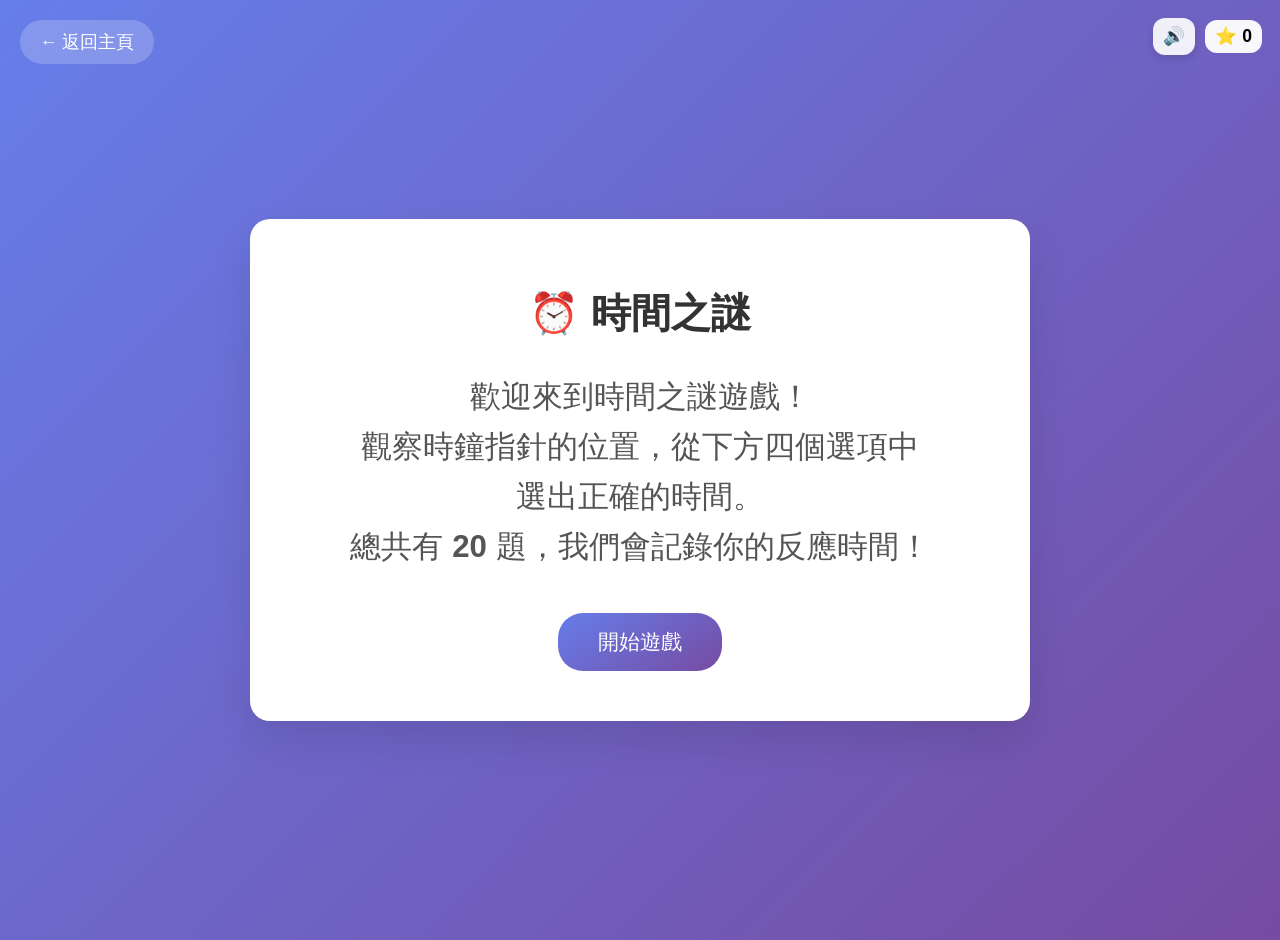
<file: time-mystery.html>
<!DOCTYPE html>
<html lang="zh-TW">
<head>
    <meta charset="UTF-8">
    <meta name="viewport" content="width=device-width, initial-scale=1.0">
    <title>時間之謎 - 豆豆數學大挑戰</title>
    <style>
        body {
            font-family: 'Arial', sans-serif;
            background: linear-gradient(135deg, #667eea 0%, #764ba2 100%);
            margin: 0;
            padding: 20px;
            min-height: 100vh;
            display: flex;
            justify-content: center;
            align-items: center;
        }

        .container {
            background: white;
            border-radius: 20px;
            box-shadow: 0 20px 40px rgba(0,0,0,0.1);
            padding: 40px;
            text-align: center;
            max-width: 700px;
            width: 100%;
        }

        .back-button {
            position: absolute;
            top: 20px;
            left: 20px;
            background: rgba(255,255,255,0.2);
            color: white;
            border: none;
            padding: 10px 20px;
            border-radius: 25px;
            cursor: pointer;
            font-size: 1.1em;
            transition: all 0.3s ease;
            text-decoration: none;
            display: inline-block;
        }

        .back-button:hover {
            background: rgba(255,255,255,0.3);
            transform: translateY(-2px);
        }

        h1 {
            color: #333;
            margin-bottom: 30px;
            font-size: 2.5em;
        }

        .game-area {
            margin-bottom: 30px;
        }

        .question-display {
            background: #f8f9fa;
            border-radius: 15px;
            padding: 40px;
            margin-bottom: 30px;
            box-shadow: inset 0 2px 10px rgba(0,0,0,0.1);
        }

        .clock-container {
            position: relative;
            width: 200px;
            height: 200px;
            margin: 0 auto 30px;
            background: white;
            border-radius: 50%;
            border: 8px solid #2c3e50;
            box-shadow: 0 5px 15px rgba(0,0,0,0.2);
        }

        .clock-face {
            position: relative;
            width: 100%;
            height: 100%;
            border-radius: 50%;
        }

        .hour-hand {
            position: absolute;
            top: 25%;
            left: 50%;
            width: 4px;
            height: 25%;
            background: #2c3e50;
            transform-origin: bottom center;
            transform: translateX(-50%);
            border-radius: 2px;
            z-index: 3;
        }

        .minute-hand {
            position: absolute;
            top: 15%;
            left: 50%;
            width: 3px;
            height: 35%;
            background: #e74c3c;
            transform-origin: bottom center;
            transform: translateX(-50%);
            border-radius: 1.5px;
            z-index: 2;
        }

        .center-dot {
            position: absolute;
            top: 50%;
            left: 50%;
            width: 12px;
            height: 12px;
            background: #2c3e50;
            border-radius: 50%;
            transform: translate(-50%, -50%);
            z-index: 4;
        }

        .hour-mark {
            position: absolute;
            width: 3px;
            height: 15px;
            background: #2c3e50;
            top: 5px;
            left: 50%;
            transform-origin: 50% 95px;
            margin-left: -1.5px;
        }

        .minute-mark {
            position: absolute;
            width: 1px;
            height: 8px;
            background: #7f8c8d;
            top: 12px;
            left: 50%;
            transform-origin: 50% 88px;
            margin-left: -0.5px;
        }

        .hour-numbers {
            position: absolute;
            width: 100%;
            height: 100%;
            font-size: 16px;
            font-weight: bold;
            color: #2c3e50;
        }

        .number {
            position: absolute;
            width: 24px;
            height: 24px;
            display: flex;
            align-items: center;
            justify-content: center;
            font-size: 14px;
            font-weight: bold;
        }

        .instruction {
            font-size: 1.5em;
            color: #666;
            margin-bottom: 10px;
        }

        .options-container {
            display: grid;
            grid-template-columns: repeat(2, 1fr);
            gap: 15px;
            margin: 30px 0;
            max-width: 400px;
            margin-left: auto;
            margin-right: auto;
        }

        .time-option {
            background: linear-gradient(145deg, #3498db, #2980b9);
            color: white;
            border: none;
            border-radius: 15px;
            padding: 20px;
            font-size: 1.3em;
            font-weight: bold;
            cursor: pointer;
            transition: all 0.3s ease;
            box-shadow: 0 5px 15px rgba(52, 152, 219, 0.3);
        }

        .time-option:hover {
            transform: translateY(-5px);
            box-shadow: 0 10px 25px rgba(52, 152, 219, 0.4);
        }

        .time-option:active {
            transform: translateY(-2px);
        }

        .correct {
            background: linear-gradient(145deg, #4ecdc4, #44a08d) !important;
            animation: correctAnswer 0.6s ease;
        }

        .wrong {
            background: linear-gradient(145deg, #ff4757, #c44569) !important;
            animation: wrongAnswer 0.6s ease;
        }

        @keyframes correctAnswer {
            0% { transform: scale(1); }
            50% { transform: scale(1.1); }
            100% { transform: scale(1); }
        }

        @keyframes wrongAnswer {
            0% { transform: translateX(0); }
            25% { transform: translateX(-10px); }
            75% { transform: translateX(10px); }
            100% { transform: translateX(0); }
        }

        .progress-bar {
            background: #e9ecef;
            border-radius: 10px;
            height: 20px;
            margin: 20px 0;
            overflow: hidden;
        }

        .progress-fill {
            background: linear-gradient(90deg, #36d1dc, #5b86e5);
            height: 100%;
            transition: width 0.3s ease;
            border-radius: 10px;
        }

        .stats {
            display: flex;
            justify-content: space-around;
            margin: 20px 0;
            font-size: 1.2em;
        }

        .stat-item {
            background: #f8f9fa;
            padding: 15px;
            border-radius: 10px;
            flex: 1;
            margin: 0 5px;
        }

        .stat-value {
            font-size: 1.5em;
            font-weight: bold;
            color: #2c3e50;
        }

        .start-btn, .restart-btn {
            background: linear-gradient(145deg, #667eea, #764ba2);
            color: white;
            border: none;
            padding: 15px 40px;
            font-size: 1.3em;
            border-radius: 25px;
            cursor: pointer;
            transition: all 0.3s ease;
            margin: 10px;
        }

        .start-btn:hover, .restart-btn:hover {
            transform: translateY(-2px);
            box-shadow: 0 10px 20px rgba(102, 126, 234, 0.3);
        }

        .final-results {
            background: #e8f5e8;
            border-radius: 15px;
            padding: 30px;
            margin-top: 20px;
            border-left: 5px solid #4caf50;
        }

        .final-results h2 {
            color: #2e7d32;
            margin-bottom: 20px;
        }

        .result-item {
            display: flex;
            justify-content: space-between;
            margin: 10px 0;
            font-size: 1.1em;
        }

        .hidden {
            display: none;
        }

        .timer {
            font-size: 1.2em;
            color: #e74c3c;
            font-weight: bold;
            margin-top: 10px;
        }
    /* == BEGIN: quick-wins shared styles == */
    /* global UI */
    .global-ui { position: absolute; top: 18px; right: 18px; display: flex; gap: 10px; align-items: center; z-index: 1000; }
    .mute-btn { background: rgba(255,255,255,0.9); border: none; padding: 8px 10px; border-radius: 12px; font-size: 1.1em; cursor: pointer; box-shadow: 0 4px 8px rgba(0,0,0,0.12);} 
    .star-counter { background: rgba(255,255,255,0.95); padding: 6px 10px; border-radius: 12px; font-weight: bold; font-size: 1.1em; }
    .encouragement { position: absolute; left: 16px; top: -10px; background: rgba(255,255,255,0.95); padding: 8px 12px; border-radius: 12px; font-size: 1.1em; transform-origin: left top; box-shadow: 0 6px 14px rgba(0,0,0,0.15); pointer-events: none; opacity: 0; transition: transform 0.35s ease, opacity 0.35s ease; }
    .encouragement.show { opacity: 1; transform: translateY(-8px) scale(1); }

    /* confetti container and particle */
    .confetti-container { position: absolute; inset: 0; pointer-events: none; overflow: visible; z-index: 900; }
    .confetti-particle { position: absolute; width: 10px; height: 14px; border-radius: 2px; opacity: 0.95; transform-origin: center; will-change: transform, opacity; }

    /* floating +1 star */
    .floating-star { position: absolute; font-size: 1.6em; pointer-events: none; animation: floatUp 900ms ease forwards; }
    @keyframes floatUp { 0% { transform: translateY(0) scale(1); opacity: 1;} 100% { transform: translateY(-60px) scale(1.2); opacity: 0;} }

    /* tiny badge styling */
    .performance-badge { font-size: 2em; margin-top: 8px; display: inline-block; }

    /* keep animations short and accessible */
    /* == END: quick-wins shared styles == */

    </style>
</head>
<body>
    <a href="index.html" class="back-button">← 返回主頁</a>
    
    <div class="container">

        <!-- BEGIN quick-wins global UI -->
        <div class="global-ui" aria-hidden="false">
          <button id="muteToggle" class="mute-btn" title="靜音/開聲">🔊</button>
          <div id="starCounter" class="star-counter">⭐ 0</div>
        </div>

        <!-- encouragement bubble (positioned relative to container) -->
        <div style="position: relative;">
          <div id="encouragement" class="encouragement" aria-live="polite"></div>
          <div id="confetti" class="confetti-container"></div>
        </div>

        <!-- END quick-wins global UI -->

        <h1>⏰ 時間之謎</h1>
        
        <div id="welcome-screen">
            <div class="instruction">
                <p style="font-size: 1.3em; line-height: 1.6; color: #555;">
                    歡迎來到時間之謎遊戲！<br>
                    觀察時鐘指針的位置，從下方四個選項中<br>
                    選出正確的時間。<br>
                    總共有 <strong>20</strong> 題，我們會記錄你的反應時間！
                </p>
            </div>
            <button class="start-btn" onclick="startGame()">開始遊戲</button>
        </div>

        <div id="game-screen" class="hidden">
            <div class="stats">
                <div class="stat-item">
                    <div>題目</div>
                    <div class="stat-value" id="current-question">1</div>
                </div>
                <div class="stat-item">
                    <div>正確率</div>
                    <div class="stat-value" id="accuracy">100%</div>
                </div>
                <div class="stat-item">
                    <div>平均反應時間</div>
                    <div class="stat-value" id="avg-time">0.0秒</div>
                </div>
            </div>

            <div class="progress-bar">
                <div class="progress-fill" id="progress-fill"></div>
            </div>

            <div class="game-area">
                <div class="question-display">
                    <div class="clock-container">
                        <div class="clock-face">
                            <!-- 小時刻度線 -->
                            <div class="hour-mark" style="transform: rotate(0deg);"></div>
                            <div class="hour-mark" style="transform: rotate(30deg);"></div>
                            <div class="hour-mark" style="transform: rotate(60deg);"></div>
                            <div class="hour-mark" style="transform: rotate(90deg);"></div>
                            <div class="hour-mark" style="transform: rotate(120deg);"></div>
                            <div class="hour-mark" style="transform: rotate(150deg);"></div>
                            <div class="hour-mark" style="transform: rotate(180deg);"></div>
                            <div class="hour-mark" style="transform: rotate(210deg);"></div>
                            <div class="hour-mark" style="transform: rotate(240deg);"></div>
                            <div class="hour-mark" style="transform: rotate(270deg);"></div>
                            <div class="hour-mark" style="transform: rotate(300deg);"></div>
                            <div class="hour-mark" style="transform: rotate(330deg);"></div>
                            
                            <!-- 分鐘刻度線 -->
                            <div class="minute-mark" style="transform: rotate(6deg);"></div>
                            <div class="minute-mark" style="transform: rotate(12deg);"></div>
                            <div class="minute-mark" style="transform: rotate(18deg);"></div>
                            <div class="minute-mark" style="transform: rotate(24deg);"></div>
                            <div class="minute-mark" style="transform: rotate(36deg);"></div>
                            <div class="minute-mark" style="transform: rotate(42deg);"></div>
                            <div class="minute-mark" style="transform: rotate(48deg);"></div>
                            <div class="minute-mark" style="transform: rotate(54deg);"></div>
                            <div class="minute-mark" style="transform: rotate(66deg);"></div>
                            <div class="minute-mark" style="transform: rotate(72deg);"></div>
                            <div class="minute-mark" style="transform: rotate(78deg);"></div>
                            <div class="minute-mark" style="transform: rotate(84deg);"></div>
                            <div class="minute-mark" style="transform: rotate(96deg);"></div>
                            <div class="minute-mark" style="transform: rotate(102deg);"></div>
                            <div class="minute-mark" style="transform: rotate(108deg);"></div>
                            <div class="minute-mark" style="transform: rotate(114deg);"></div>
                            <div class="minute-mark" style="transform: rotate(126deg);"></div>
                            <div class="minute-mark" style="transform: rotate(132deg);"></div>
                            <div class="minute-mark" style="transform: rotate(138deg);"></div>
                            <div class="minute-mark" style="transform: rotate(144deg);"></div>
                            <div class="minute-mark" style="transform: rotate(156deg);"></div>
                            <div class="minute-mark" style="transform: rotate(162deg);"></div>
                            <div class="minute-mark" style="transform: rotate(168deg);"></div>
                            <div class="minute-mark" style="transform: rotate(174deg);"></div>
                            <div class="minute-mark" style="transform: rotate(186deg);"></div>
                            <div class="minute-mark" style="transform: rotate(192deg);"></div>
                            <div class="minute-mark" style="transform: rotate(198deg);"></div>
                            <div class="minute-mark" style="transform: rotate(204deg);"></div>
                            <div class="minute-mark" style="transform: rotate(216deg);"></div>
                            <div class="minute-mark" style="transform: rotate(222deg);"></div>
                            <div class="minute-mark" style="transform: rotate(228deg);"></div>
                            <div class="minute-mark" style="transform: rotate(234deg);"></div>
                            <div class="minute-mark" style="transform: rotate(246deg);"></div>
                            <div class="minute-mark" style="transform: rotate(252deg);"></div>
                            <div class="minute-mark" style="transform: rotate(258deg);"></div>
                            <div class="minute-mark" style="transform: rotate(264deg);"></div>
                            <div class="minute-mark" style="transform: rotate(276deg);"></div>
                            <div class="minute-mark" style="transform: rotate(282deg);"></div>
                            <div class="minute-mark" style="transform: rotate(288deg);"></div>
                            <div class="minute-mark" style="transform: rotate(294deg);"></div>
                            <div class="minute-mark" style="transform: rotate(306deg);"></div>
                            <div class="minute-mark" style="transform: rotate(312deg);"></div>
                            <div class="minute-mark" style="transform: rotate(318deg);"></div>
                            <div class="minute-mark" style="transform: rotate(324deg);"></div>
                            <div class="minute-mark" style="transform: rotate(336deg);"></div>
                            <div class="minute-mark" style="transform: rotate(342deg);"></div>
                            <div class="minute-mark" style="transform: rotate(348deg);"></div>
                            <div class="minute-mark" style="transform: rotate(354deg);"></div>

                            <div class="hour-numbers">
                                <div class="number" style="top: 25px; left: 50%; transform: translateX(-50%);">12</div>
                                <div class="number" style="top: 50%; right: 20px; transform: translateY(-50%);">3</div>
                                <div class="number" style="bottom: 25px; left: 50%; transform: translateX(-50%);">6</div>
                                <div class="number" style="top: 50%; left: 20px; transform: translateY(-50%);">9</div>
                            </div>
                            <div class="hour-hand" id="hour-hand"></div>
                            <div class="minute-hand" id="minute-hand"></div>
                            <div class="center-dot"></div>
                        </div>
                    </div>
                    <div class="instruction">請選擇正確的時間</div>
                    <div class="timer" id="timer">反應時間: 0.0秒</div>
                </div>

                <div class="options-container" id="options-container">
                    <!-- 時間選項將由 JavaScript 生成 -->
                </div>
            </div>
        </div>

        <div id="results-screen" class="hidden">
            <div class="final-results">
                <h2>🎉 遊戲完成！</h2>
                <div id="performance-badge" class="performance-badge" aria-hidden="true"></div>
                <div id="performance-badge" class="performance-badge" aria-hidden="true"></div>
                <div class="result-item">
                    <span>總題數:</span>
                    <span id="final-total">20</span>
                </div>
                <div class="result-item">
                    <span>正確答案:</span>
                    <span id="final-correct">0</span>
                </div>
                <div class="result-item">
                    <span>正確率:</span>
                    <span id="final-accuracy">0%</span>
                </div>
                <div class="result-item">
                    <span>總反應時間:</span>
                    <span id="final-total-time">0.0秒</span>
                </div>
                <div class="result-item">
                    <span>平均反應時間:</span>
                    <span id="final-avg-time">0.0秒</span>
                </div>
                <div class="result-item">
                    <span>最快反應時間:</span>
                    <span id="final-fastest">0.0秒</span>
                </div>
                <div class="result-item">
                    <span>最慢反應時間:</span>
                    <span id="final-slowest">0.0秒</span>
                </div>
            </div>
            <button class="restart-btn" onclick="restartGame()">重新挑戰</button>
            <a href="index.html" class="restart-btn" style="text-decoration: none; display: inline-block;">回到主頁</a>
        </div>
    </div>

    <script>
        class TimeTest {
            constructor() {
                this.totalQuestions = 20;
                this.currentQuestion = 0;
                this.correctAnswers = 0;
                this.responseTimes = [];
                this.startTime = 0;
                this.currentHour = 0;
                this.currentMinute = 0;
                this.correctAnswer = '';
                this.gameActive = false;
                this.timerInterval = null;
            }

            startGame() {
                this.currentQuestion = 0;
                this.correctAnswers = 0;
                this.responseTimes = [];
                this.gameActive = true;

                document.getElementById('welcome-screen').classList.add('hidden');
                document.getElementById('results-screen').classList.add('hidden');
                document.getElementById('game-screen').classList.remove('hidden');

                this.nextQuestion();
            }

            nextQuestion() {
                if (this.currentQuestion >= this.totalQuestions) {
                    this.endGame();
                    return;
                }

                this.currentQuestion++;
                this.updateProgress();
                this.generateTime();
                this.updateClock();
                this.generateOptions();
                this.startTimer();
            }

            generateTime() {
                // 生成整點或半點時間
                this.currentHour = Math.floor(Math.random() * 12) + 1;
                this.currentMinute = Math.random() < 0.5 ? 0 : 30;
                
                // 格式化時間字串
                const displayHour = this.currentHour;
                const displayMinute = this.currentMinute === 0 ? '00' : '30';
                this.correctAnswer = `${displayHour}:${displayMinute}`;
                
                document.getElementById('current-question').textContent = this.currentQuestion;
            }

            updateClock() {
                const hourHand = document.getElementById('hour-hand');
                const minuteHand = document.getElementById('minute-hand');
                
                // 計算指針角度
                const hourAngle = (this.currentHour % 12) * 30 + (this.currentMinute / 60) * 30;
                const minuteAngle = this.currentMinute * 6;
                
                hourHand.style.transform = `translateX(-50%) rotate(${hourAngle}deg)`;
                minuteHand.style.transform = `translateX(-50%) rotate(${minuteAngle}deg)`;
            }

            generateOptions() {
                const optionsContainer = document.getElementById('options-container');
                optionsContainer.innerHTML = '';

                // 創建包含正確答案的選項陣列
                const options = [this.correctAnswer];
                
                // 添加3個錯誤答案
                while (options.length < 4) {
                    const wrongHour = Math.floor(Math.random() * 12) + 1;
                    const wrongMinute = Math.random() < 0.5 ? 0 : 30;
                    const wrongAnswer = `${wrongHour}:${wrongMinute === 0 ? '00' : '30'}`;
                    
                    if (!options.includes(wrongAnswer)) {
                        options.push(wrongAnswer);
                    }
                }

                // 打亂陣列順序
                this.shuffleArray(options);

                // 創建選項按鈕
                options.forEach(option => {
                    const button = document.createElement('button');
                    button.className = 'time-option';
                    button.textContent = option;
                    button.onclick = () => this.selectAnswer(option, button);
                    optionsContainer.appendChild(button);
                });
            }

            shuffleArray(array) {
                for (let i = array.length - 1; i > 0; i--) {
                    const j = Math.floor(Math.random() * (i + 1));
                    [array[i], array[j]] = [array[j], array[i]];
                }
            }

            selectAnswer(selectedTime, buttonElement) {
                if (!this.gameActive) return;

                this.gameActive = false;
                this.stopTimer();

                const responseTime = (Date.now() - this.startTime) / 1000;
                this.responseTimes.push(responseTime);

                const isCorrect = selectedTime === this.correctAnswer;

                if (isCorrect) {
                    this.correctAnswers++;
                    buttonElement.classList.add('correct');
                } else {
                    buttonElement.classList.add('wrong');
                    // 標示正確答案
                    const buttons = document.querySelectorAll('.time-option');
                    buttons.forEach(button => {
                        if (button.textContent === this.correctAnswer) {
                            button.classList.add('correct');
                        }
                    });
                }

                // --- Quick-wins feedback hooks ---
                if (isCorrect) {
                    if (window.QuickWins) {
                        window.QuickWins.playCorrect();
                        window.QuickWins.confetti();
                        window.QuickWins.encourage(true);
                        window.QuickWins.awardStar(1);
                    }
                } else {
                    if (window.QuickWins) {
                        window.QuickWins.playWrong();
                        window.QuickWins.encourage(false);
                    }
                }

                this.updateStats();

                // 1.5秒後進入下一題
                setTimeout(() => {
                    this.nextQuestion();
                }, 1500);
            }

            startTimer() {
                this.startTime = Date.now();
                this.gameActive = true;
                
                // 更新計時器顯示
                this.timerInterval = setInterval(() => {
                    if (this.gameActive) {
                        const elapsed = (Date.now() - this.startTime) / 1000;
                        document.getElementById('timer').textContent = `反應時間: ${elapsed.toFixed(1)}秒`;
                    }
                }, 100);
            }

            stopTimer() {
                if (this.timerInterval) {
                    clearInterval(this.timerInterval);
                    this.timerInterval = null;
                }
            }

            updateProgress() {
                const progress = (this.currentQuestion / this.totalQuestions) * 100;
                document.getElementById('progress-fill').style.width = progress + '%';
            }

            updateStats() {
                const accuracy = ((this.correctAnswers / this.currentQuestion) * 100).toFixed(0);
                document.getElementById('accuracy').textContent = accuracy + '%';

                if (this.responseTimes.length > 0) {
                    const avgTime = this.responseTimes.reduce((a, b) => a + b, 0) / this.responseTimes.length;
                    document.getElementById('avg-time').textContent = avgTime.toFixed(1) + '秒';
                }
            }

            endGame() {
                this.stopTimer();
                document.getElementById('game-screen').classList.add('hidden');
                document.getElementById('results-screen').classList.remove('hidden');

                // 計算統計數據
                const totalTime = this.responseTimes.reduce((a, b) => a + b, 0);
                const avgTime = totalTime / this.responseTimes.length;
                const fastestTime = Math.min(...this.responseTimes);
                const slowestTime = Math.max(...this.responseTimes);
                const accuracy = ((this.correctAnswers / this.totalQuestions) * 100).toFixed(0);

                // 顯示最終結果
                document.getElementById('final-total').textContent = this.totalQuestions;
                document.getElementById('final-correct').textContent = this.correctAnswers;
                document.getElementById('final-accuracy').textContent = accuracy + '%';
                document.getElementById('final-total-time').textContent = totalTime.toFixed(1) + '秒';
                document.getElementById('final-avg-time').textContent = avgTime.toFixed(1) + '秒';
                document.getElementById('final-fastest').textContent = fastestTime.toFixed(1) + '秒';
                document.getElementById('final-slowest').textContent = slowestTime.toFixed(1) + '秒';

                // performance badge
                const accuracyVal = parseFloat(accuracy);
                const badgeEl = document.getElementById('performance-badge');
                if (badgeEl) {
                    if (accuracyVal >= 90) badgeEl.textContent = '🏅';
                    else if (accuracyVal >= 75) badgeEl.textContent = '🥈';
                    else badgeEl.textContent = '🥉';
                }
            }

            restartGame() {
                document.getElementById('results-screen').classList.add('hidden');
                document.getElementById('welcome-screen').classList.remove('hidden');
            }
        }

        // 創建遊戲實例
        const game = new TimeTest();

        // 全域函數
        function startGame() {
            game.startGame();
        }

        function restartGame() {
            game.restartGame();
        }
    </script>

<script>
// == BEGIN: quick-wins shared script ==
(function(){
  // localStorage keys
  const MUTED_KEY = 'math_test_muted';
  const SCORE_KEY = 'math_test_session_score';

  // --- SoundManager (Web Audio API, synthesized tones) ---
  const SoundManager = (function(){
    let ctx = null;
    let masterGain = null;
    let isMuted = (localStorage.getItem(MUTED_KEY) === 'true');

    function ensureCtx(){
      if (!ctx) {
        try {
          ctx = new (window.AudioContext || window.webkitAudioContext)();
          masterGain = ctx.createGain();
          masterGain.gain.value = isMuted ? 0 : 1;
          masterGain.connect(ctx.destination);
        } catch(e) {
          console.warn('AudioContext not available', e);
        }
      }
    }

    function resumeOnGesture(){
      if (!ctx) ensureCtx();
      if (ctx && ctx.state === 'suspended') { ctx.resume(); }
    }

    function setMuted(v){
      isMuted = !!v;
      localStorage.setItem(MUTED_KEY, isMuted ? 'true' : 'false');
      if (masterGain) masterGain.gain.value = isMuted ? 0 : 1;
      const btn = document.getElementById('muteToggle');
      if (btn) btn.textContent = isMuted ? '🔇' : '🔊';
    }

    function playTone(type){
      if (isMuted) return;
      ensureCtx();
      if (!ctx) return;

      const now = ctx.currentTime;
      // quick helpers
      function osc(time, freq, type='sine', dur=0.18){
        const o = ctx.createOscillator();
        const g = ctx.createGain();
        o.type = type;
        o.frequency.setValueAtTime(freq, time);
        g.gain.setValueAtTime(0.0001, time);
        g.gain.exponentialRampToValueAtTime(0.25, time + 0.01);
        g.gain.exponentialRampToValueAtTime(0.0001, time + dur);
        o.connect(g);
        g.connect(masterGain);
        o.start(time);
        o.stop(time + dur + 0.02);
      }

      if (type === 'correct'){
        // ascending arpeggio: three quick tones
        osc(now, 880, 'sine', 0.12);
        osc(now + 0.11, 1100, 'sine', 0.12);
        osc(now + 0.22, 1320, 'sine', 0.18);
      } else if (type === 'wrong'){
        // descending harsh buzz: sawtooth with short noise
        osc(now, 220, 'sawtooth', 0.18);
        osc(now + 0.05, 160, 'sawtooth', 0.18);
      } else if (type === 'levelup'){
        // simple fanfare
        osc(now, 660, 'triangle', 0.18);
        osc(now + 0.12, 880, 'triangle', 0.24);
        osc(now + 0.36, 1320, 'triangle', 0.34);
      } else if (type === 'click'){
        osc(now, 1000, 'sine', 0.12);
      }
    }

    // public API
    return {
      initOnFirstGesture: function(){
        // resume audio context on first user gesture (defensive)
        const once = () => { resumeOnGesture(); window.removeEventListener('pointerdown', once); };
        window.addEventListener('pointerdown', once);
      },
      play: playTone,
      setMuted: setMuted,
      isMuted: function(){ return isMuted; },
      _debug: function(){ return {ctx, masterGain}; }
    };
  })();

  // --- Confetti launcher (simple DOM particles) ---
  function launchConfetti(x=50, y=50, count=18){
    const container = document.getElementById('confetti');
    if (!container) return;
    const colors = ['#ffcc00','#ff6b6b','#4ecdc4','#5b86e5','#ff9ff3'];
    const rect = container.getBoundingClientRect();

    for (let i=0;i<count;i++){
      const p = document.createElement('div');
      p.className = 'confetti-particle';
      p.style.left = (x + (Math.random()*80-40)) + '%';
      p.style.top = (y + (Math.random()*10-10)) + '%';
      p.style.background = colors[Math.floor(Math.random()*colors.length)];
      const tilt = (Math.random()*360)|0;
      p.style.transform = `rotate(${tilt}deg)`;
      container.appendChild(p);

      // random velocity via transition using requestAnimationFrame
      const dx = (Math.random()*120-60);
      const dy = (80 + Math.random()*120);
      const rot = (Math.random()*720-360);
      const dur = 800 + Math.random()*600;

      requestAnimationFrame(()=>{
        p.animate([
          { transform: `translateY(0px) rotate(${tilt}deg)`, opacity: 1 },
          { transform: `translate(${dx}px, ${dy}px) rotate(${tilt+rot}deg)`, opacity: 0 }
        ], { duration: dur, easing: 'cubic-bezier(.2,.8,.2,1)' });
      });

      // remove after animation
      setTimeout(()=>{ p.remove(); }, 1600);
    }
  }

  // --- Encouragement messages ---
  const ENCOURAGEMENTS = [ '太厲害了！', '超強的！', '答對了！繼續衝！', '完美！', '你是數學天才！' ];
  function showEncouragement(isCorrect){
    const el = document.getElementById('encouragement');
    if (!el) return;
    el.textContent = isCorrect ? ENCOURAGEMENTS[Math.floor(Math.random()*ENCOURAGEMENTS.length)] : '沒關係，下次一定可以！';
    el.classList.add('show');
    setTimeout(()=> el.classList.remove('show'), 1200);
  }

  // --- Stars and session score ---
  function getSessionScore(){ return parseInt(localStorage.getItem(SCORE_KEY) || '0', 10); }
  function setSessionScore(v){ localStorage.setItem(SCORE_KEY, String(v)); updateStarUI(); }
  function addStar(num=1, fromX, fromY){
    const container = document.querySelector('.container') || document.body;
    const star = document.createElement('div');
    star.className = 'floating-star';
    star.style.left = (fromX || 90) + '%';
    star.style.top = (fromY || 10) + '%';
    star.textContent = '+1⭐';
    container.appendChild(star);
    setTimeout(()=> star.remove(), 950);
    setSessionScore(getSessionScore() + num);
    // small pulse on counter
    const counter = document.getElementById('starCounter');
    if (counter){ counter.animate([{ transform: 'scale(1)' }, { transform: 'scale(1.15)' }, { transform: 'scale(1)' }], { duration: 300 }); }
  }

  function updateStarUI(){
    const el = document.getElementById('starCounter');
    if (!el) return;
    el.textContent = '⭐ ' + getSessionScore();
  }

  // --- Mute toggle wiring ---
  function wireMuteButton(){
    const btn = document.getElementById('muteToggle');
    if (!btn) return;
    btn.addEventListener('click', function(e){
      // ensure AudioContext available on gesture
      SoundManager.initOnFirstGesture();
      const newMuted = ! (localStorage.getItem(MUTED_KEY) === 'true');
      SoundManager.setMuted(newMuted);
      updateStarUI();
    });
    // set initial state
    const m = localStorage.getItem(MUTED_KEY) === 'true';
    SoundManager.setMuted(m);
  }

  // initialize small behaviors on DOMContentLoaded
  document.addEventListener('DOMContentLoaded', function(){
    SoundManager.initOnFirstGesture(); // resume on first gesture
    wireMuteButton();
    updateStarUI();
    // resume UI hint
    const muteBtn = document.getElementById('muteToggle');
    if (muteBtn) muteBtn.textContent = SoundManager.isMuted() ? '🔇' : '🔊';
    // expose a tiny API for page scripts to call
    window.QuickWins = {
      playCorrect: function(){ SoundManager.play('correct'); },
      playWrong: function(){ SoundManager.play('wrong'); },
      playClick: function(){ SoundManager.play('click'); },
      playLevelUp: function(){ SoundManager.play('levelup'); },
      confetti: launchConfetti,
      encourage: showEncouragement,
      awardStar: addStar,
      setMuted: SoundManager.setMuted,
      isMuted: SoundManager.isMuted,
      updateStarUI: updateStarUI
    };
  });
})();
// == END: quick-wins shared script ==
</script>

</body>
</html>
</file>
<file: resource/game-core.css>
.global-ui { position: absolute; top: 18px; right: 18px; display: flex; gap: 10px; align-items: center; z-index: 1000; }
.mute-btn { background: rgba(255,255,255,0.9); border: none; padding: 8px 10px; border-radius: 12px; font-size: 1.1em; cursor: pointer; box-shadow: 0 4px 8px rgba(0,0,0,0.12);} 
.star-counter { background: rgba(255,255,255,0.95); padding: 6px 10px; border-radius: 12px; font-weight: bold; font-size: 1.1em; }
.encouragement { position: absolute; left: 16px; top: -10px; background: rgba(255,255,255,0.95); padding: 8px 12px; border-radius: 12px; font-size: 1.1em; transform-origin: left top; box-shadow: 0 6px 14px rgba(0,0,0,0.15); pointer-events: none; opacity: 0; transition: transform 0.35s ease, opacity 0.35s ease; }
.encouragement.show { opacity: 1; transform: translateY(-8px) scale(1); }
.confetti-container { position: absolute; inset: 0; pointer-events: none; overflow: visible; z-index: 900; }
.confetti-particle { position: absolute; width: 10px; height: 14px; border-radius: 2px; opacity: 0.95; transform-origin: center; will-change: transform, opacity; }
.floating-star { position: absolute; font-size: 1.6em; pointer-events: none; animation: floatUp 900ms ease forwards; }
@keyframes floatUp { 0% { transform: translateY(0) scale(1); opacity: 1;} 100% { transform: translateY(-60px) scale(1.2); opacity: 0;} }
.performance-badge { font-size: 2em; margin-top: 8px; display: inline-block; }

/* Added: tablet & small screens adjustments */
@media (max-width: 768px) {
  .global-ui { position: fixed; top: auto; right: 12px; bottom: 12px; left: auto; background: rgba(255,255,255,0.95); padding: 6px; border-radius: 12px; gap: 8px; }
  .mute-btn { padding: 6px 8px; font-size: 0.95em; }
  .star-counter { font-size: 1em; padding: 4px 8px; }
  .encouragement { left: auto; right: 12px; top: auto; bottom: 72px; }
}

/* Mobile adjustments: move global UI to bottom-left on narrow screens */
@media (max-width: 480px) {
  .global-ui { position: fixed; top: auto; right: auto; bottom: 12px; left: 12px; background: rgba(255,255,255,0.95); padding: 6px; border-radius: 12px; gap: 8px; }
  .encouragement { left: 12px; top: auto; bottom: 56px; }
  .confetti-container { z-index: 10000; }
}
</file>
<file: resource/gamify.css>
/* Minimal styling for gamification header */
#gw-header{ background: linear-gradient(90deg, rgba(255,255,255,0.06), rgba(255,255,255,0.02)); padding: 10px 18px; border-bottom-left-radius: 14px; border-bottom-right-radius: 14px; margin-bottom: 12px; }
.gw-header-inner{ display:flex; align-items:center; justify-content:space-between; max-width:1200px; margin:0 auto; }
.gw-left{ display:flex; align-items:center; gap:10px; }
.gw-logo{ width:48px; height:auto; border-radius:8px; }
.gw-title{ font-weight:bold; color: #fff; font-size:1.2em; text-shadow: 0 2px 6px rgba(0,0,0,0.25); }
.gw-center{ flex:1; padding: 0 18px; }
.gw-level{ color:#fff; font-weight:700; margin-bottom:6px; }
.gw-xp-wrap{ background: rgba(255,255,255,0.12); height:10px; border-radius: 999px; overflow:hidden; }
.gw-xp-bar{ width:0%; height:100%; background: linear-gradient(90deg,#ffd54f,#ff7043); transition: width 500ms cubic-bezier(.2,.8,.2,1); }
.gw-right{ display:flex; align-items:center; gap:12px; }
.gw-streak{ color:#fff; font-weight:600; }
.gw-badges{ display:flex; gap:6px; }
.gw-badge{ background: rgba(255,255,255,0.95); padding:6px; border-radius:10px; font-size:1em; }

/* toast */
.gw-toast{ position: fixed; left:50%; transform:translateX(-50%); bottom: 88px; background: rgba(0,0,0,0.75); color:#fff; padding:8px 12px; border-radius:8px; opacity:0; pointer-events:none; transition: opacity 200ms; }
.gw-toast.show{ opacity:1; }

@media (prefers-reduced-motion: reduce){ .gw-xp-bar{ transition: none !important; } }

@media (max-width:768px){ .gw-header-inner{ flex-direction:column; align-items:flex-start; gap:8px;} .gw-center{ width:100%; padding:0;} }
</file>
